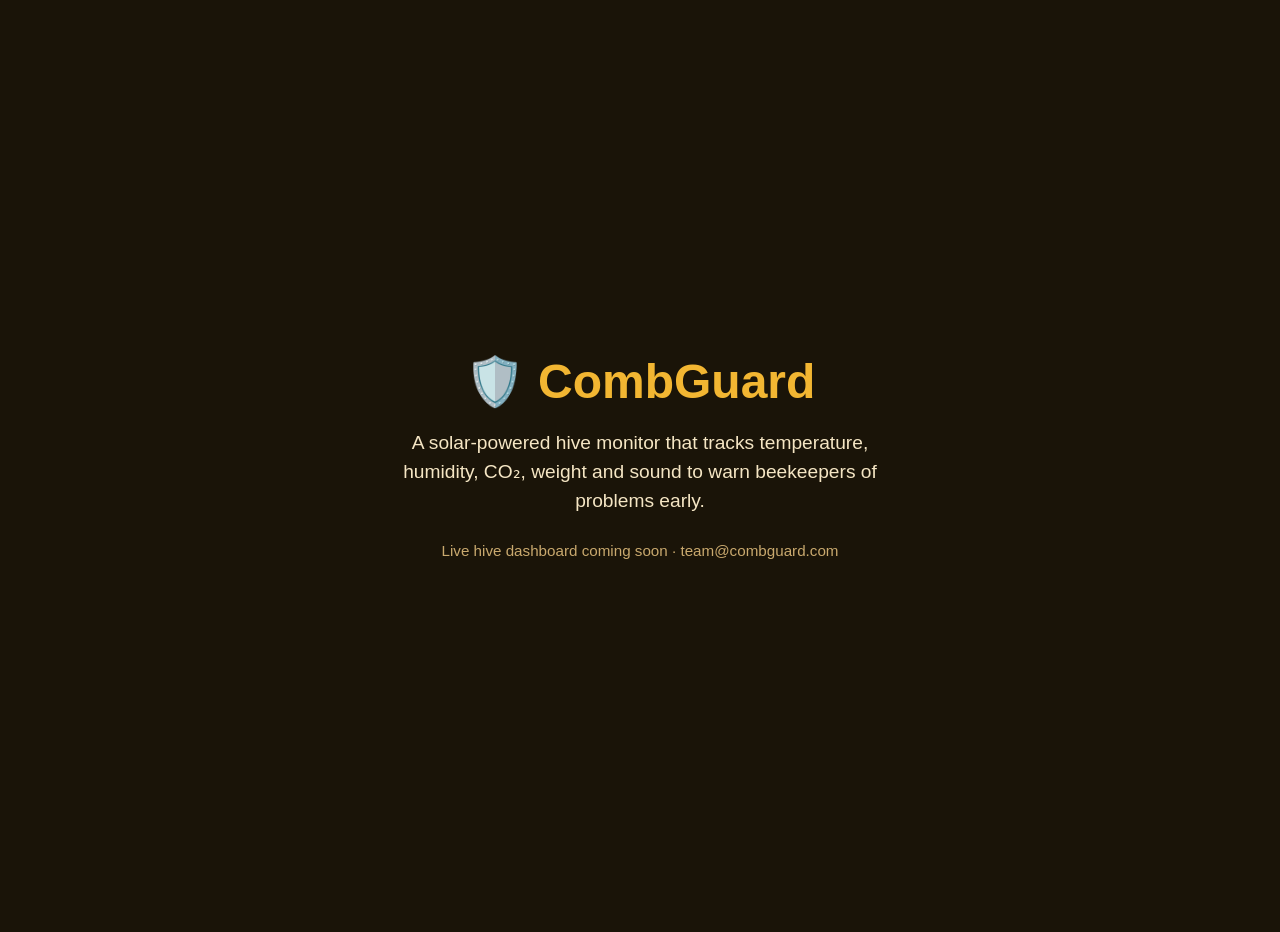
<file: Website/Index.html>
<!DOCTYPE html>
<html lang="en">
<head>
  <meta charset="UTF-8">
  <meta name="viewport" content="width=device-width, initial-scale=1">
  <title>CombGuard</title>
  <style>
    body { margin:0; min-height:100vh; display:flex; align-items:center; justify-content:center;
           font-family:Arial, sans-serif; background:#1a1408; color:#f5e6c4; text-align:center; padding:16px; }
    h1 { font-size:3rem; margin:0; color:#f2b632; }
    p  { font-size:1.2rem; max-width:520px; line-height:1.5; }
    .tag { color:#c9a96e; font-size:0.95rem; margin-top:24px; }
  </style>
</head>
<body>
  <div>
    <h1>🛡️ CombGuard</h1>
    <p>A solar-powered hive monitor that tracks temperature, humidity, CO₂, weight and sound to warn beekeepers of problems early.</p>
    <p class="tag">Live hive dashboard coming soon · team@combguard.com</p>
  </div>
</body>
</html>
</file>
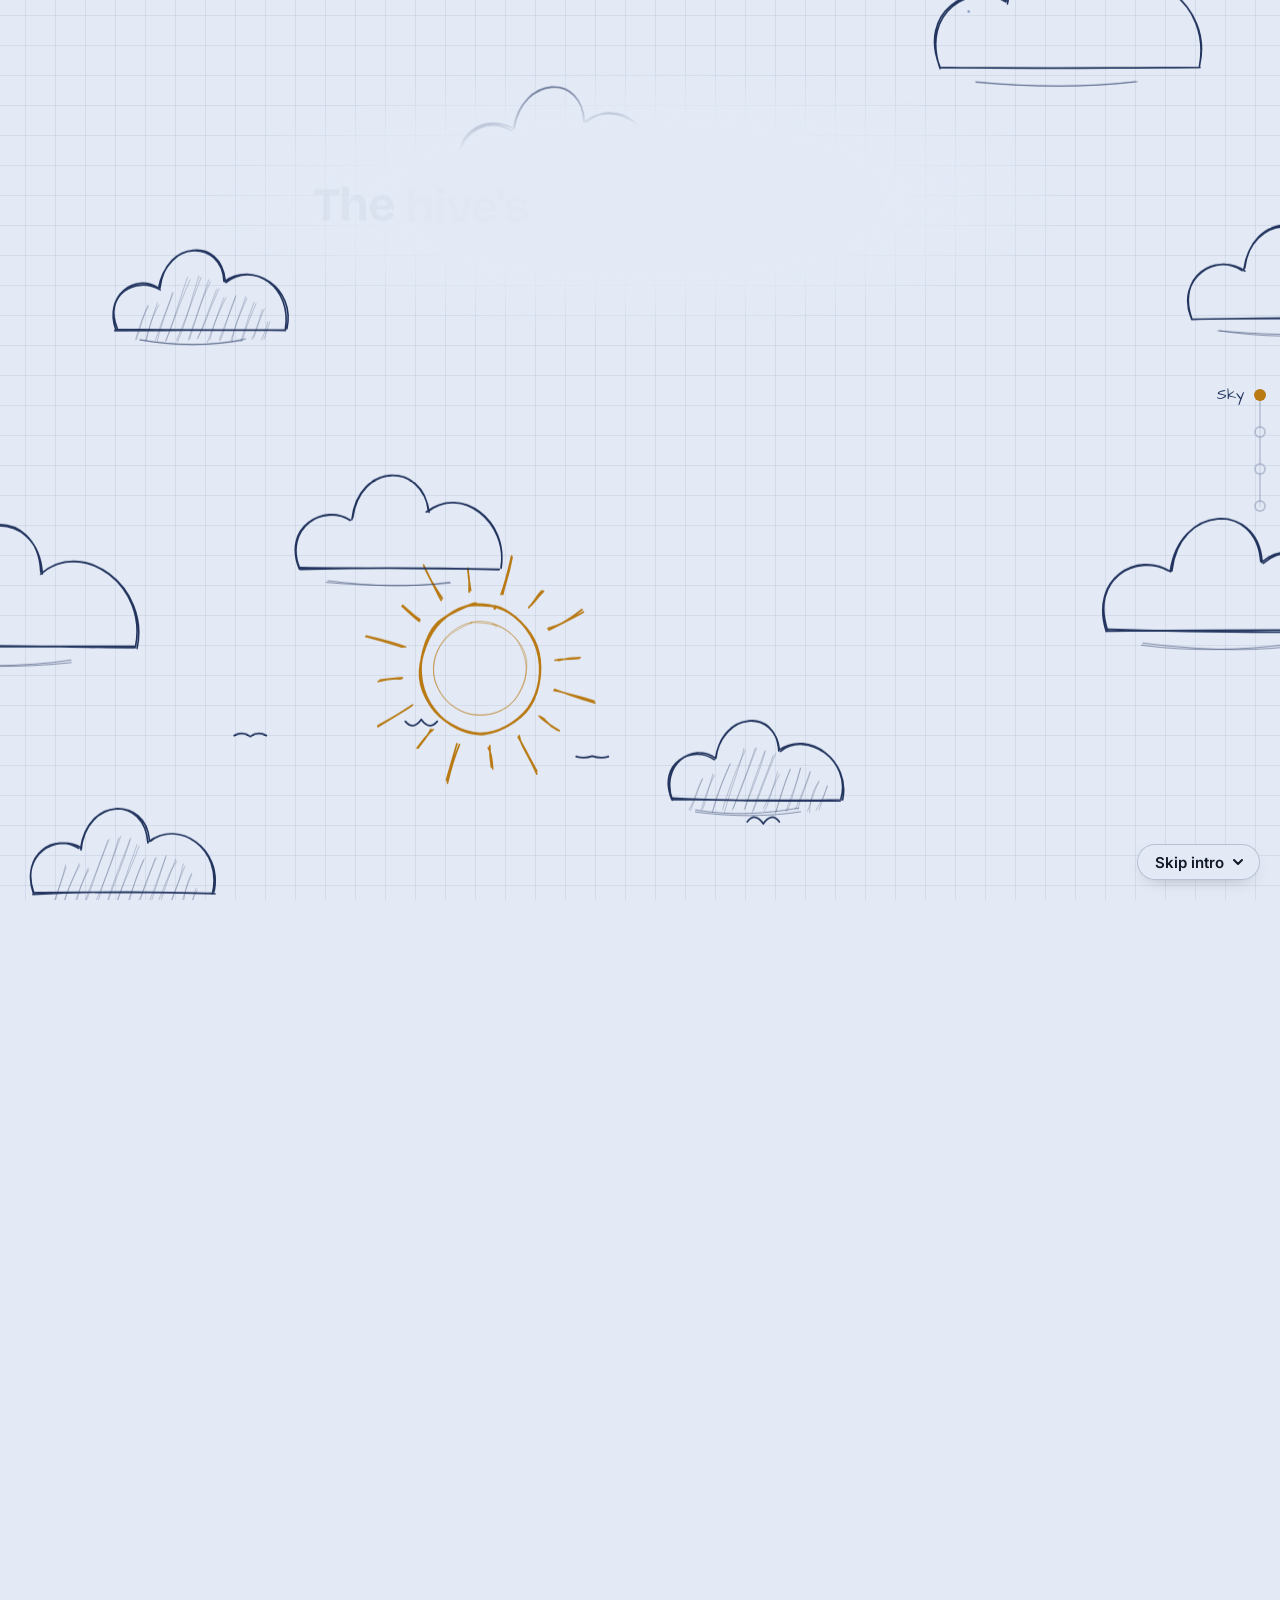
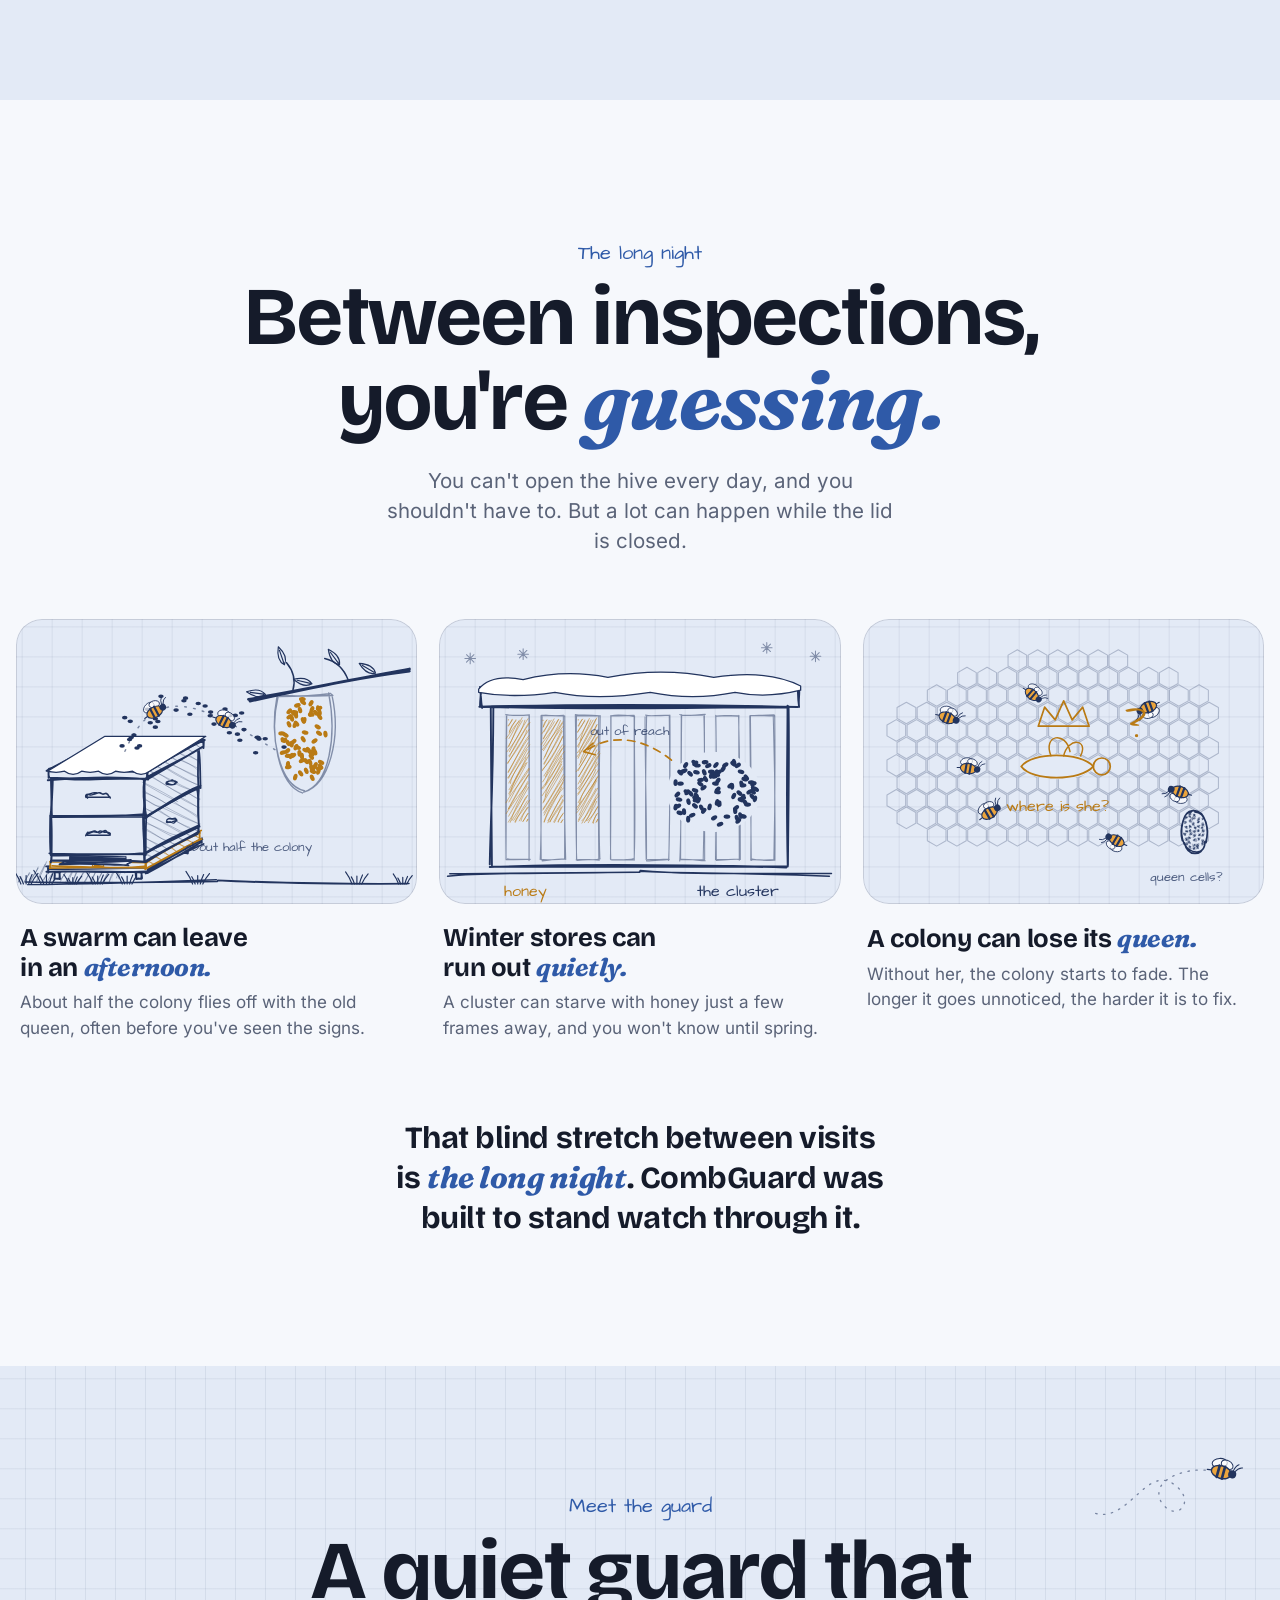
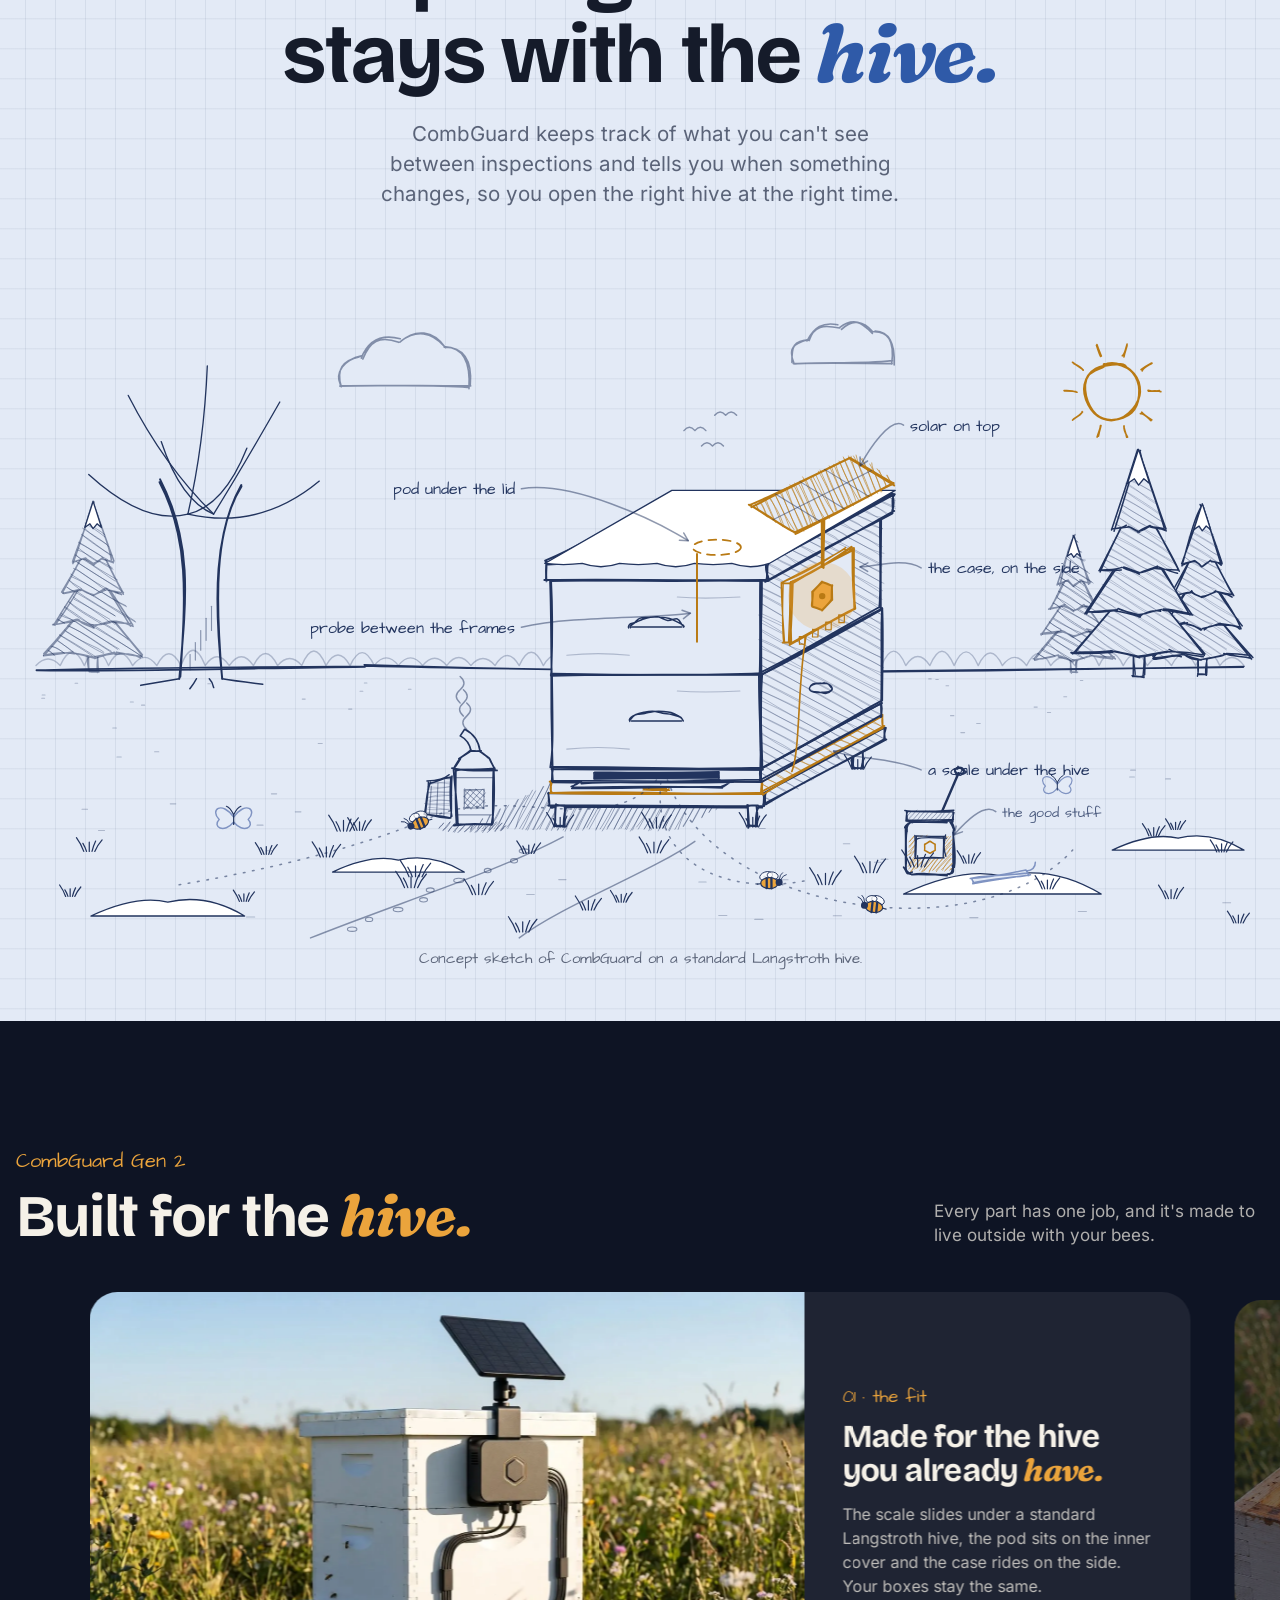
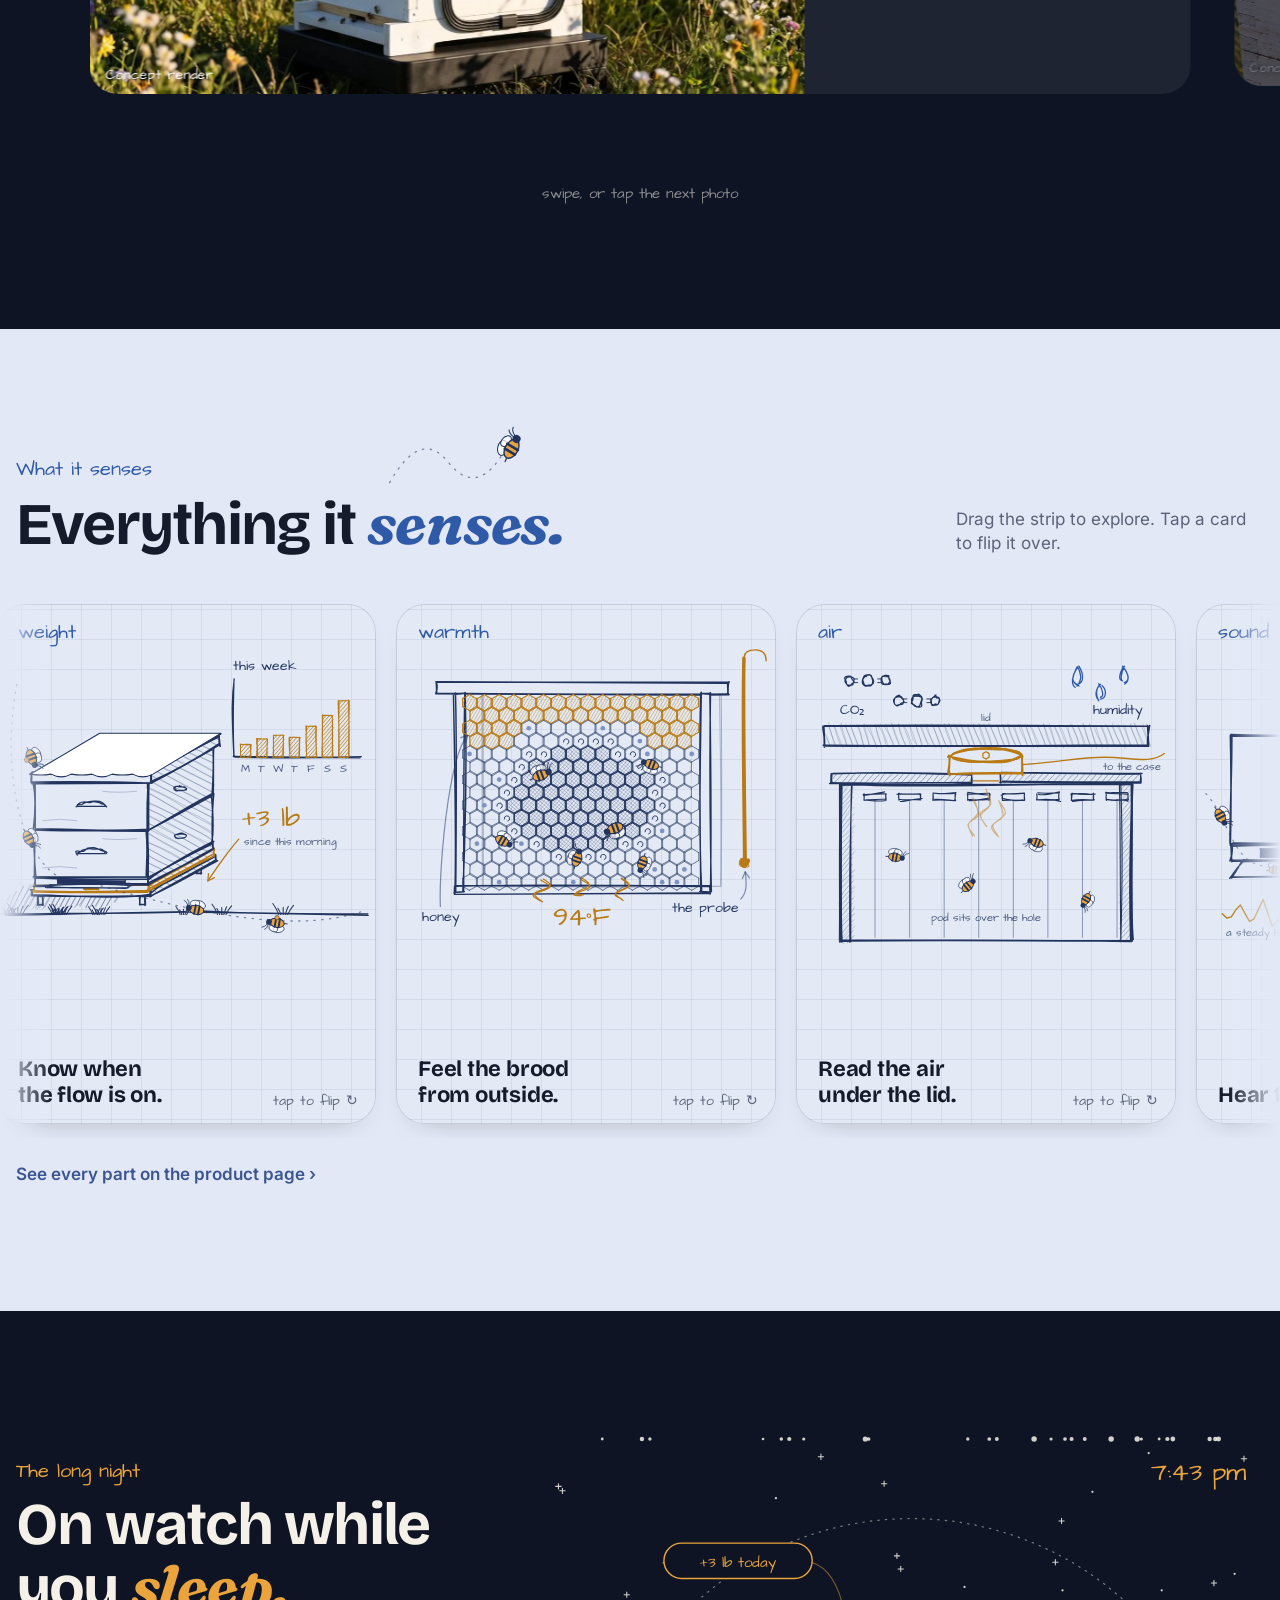
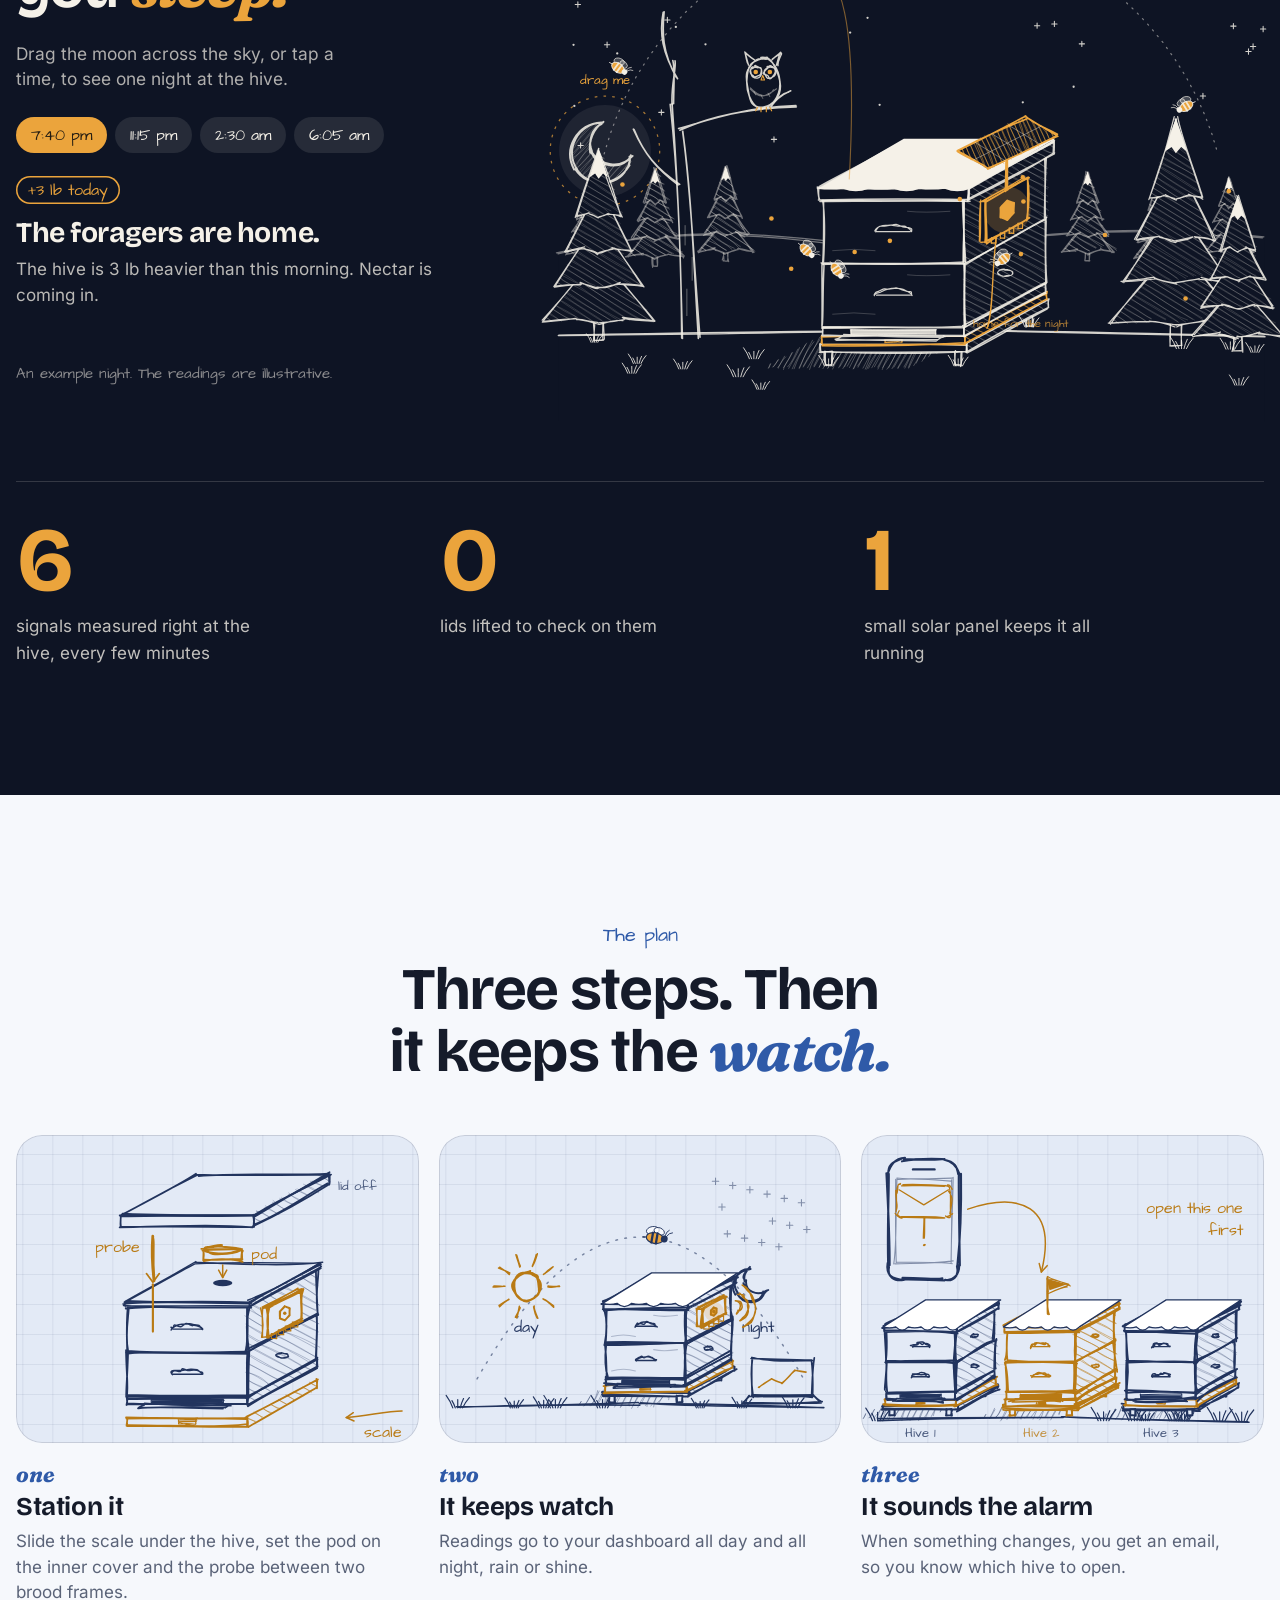
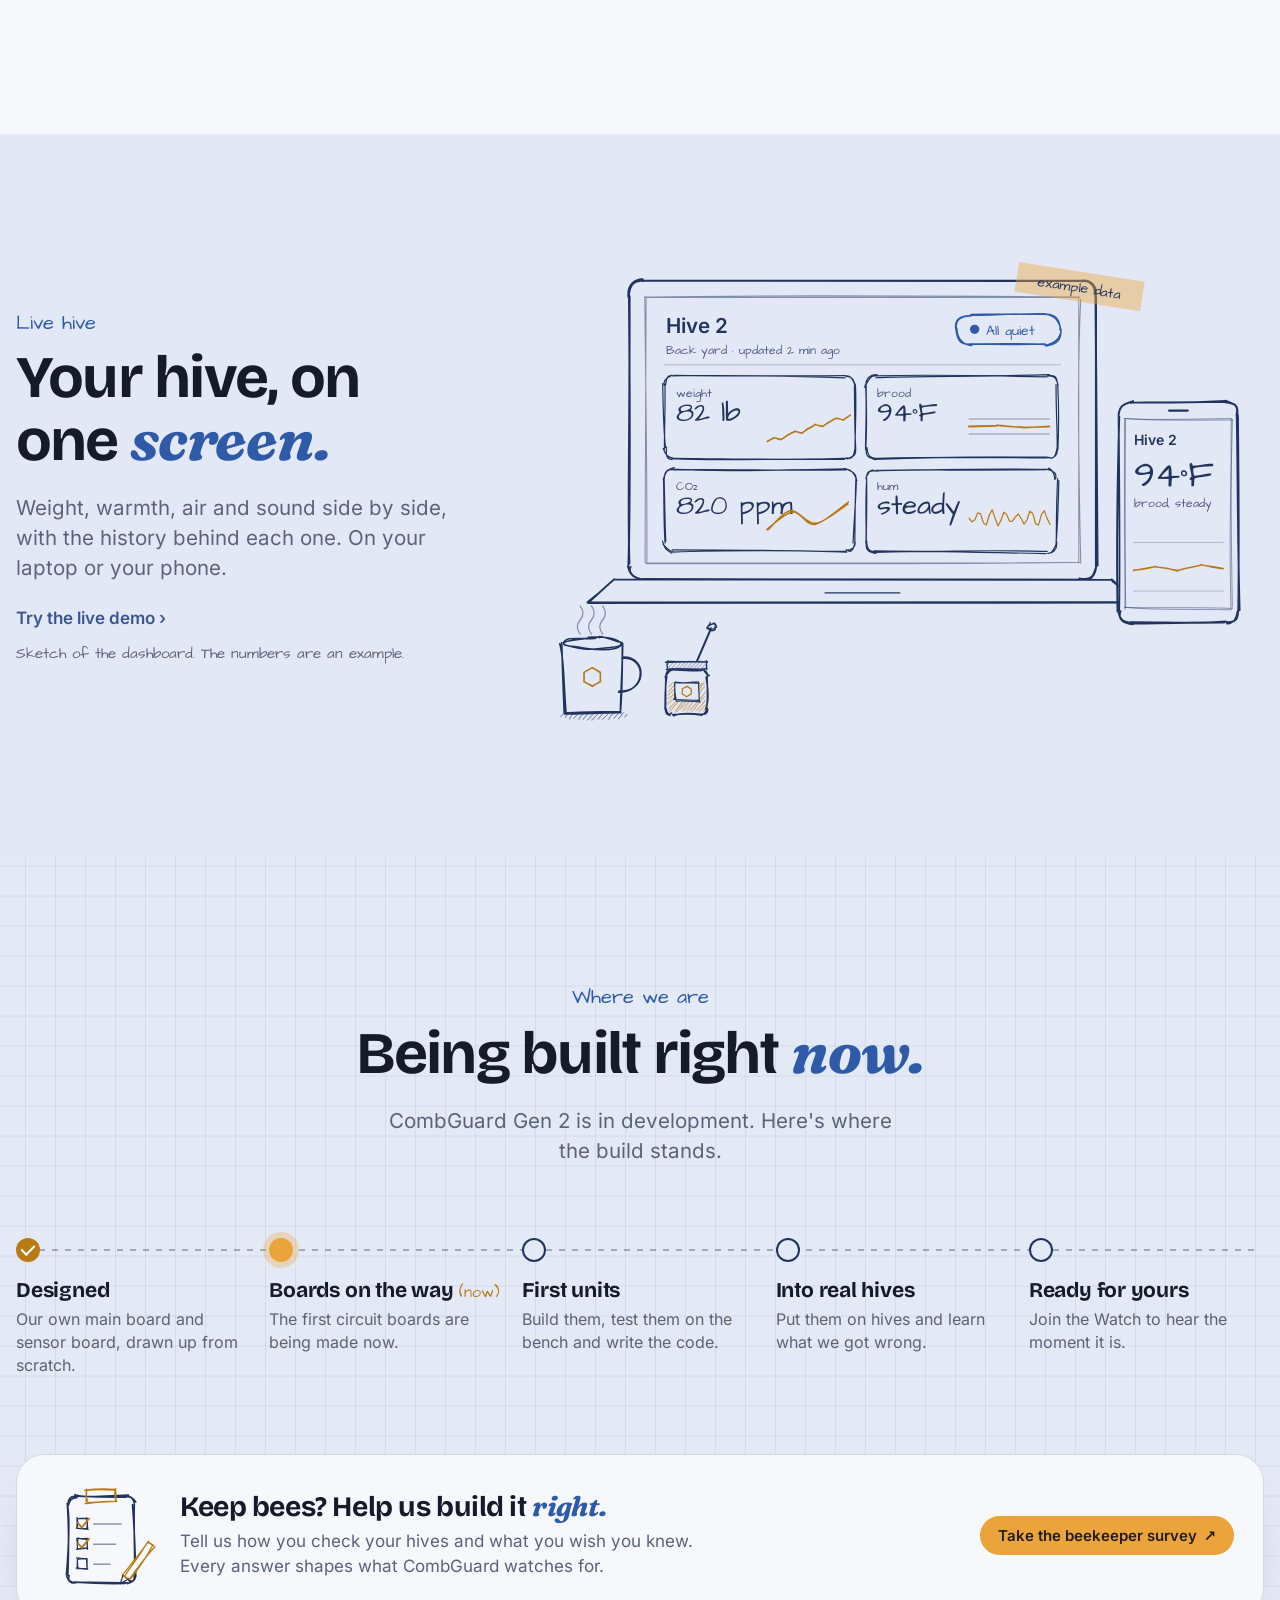
<file: Website/index.html>
<!doctype html>
<html lang="en" data-page="home">
<head>
<meta charset="utf-8">
<meta name="viewport" content="width=device-width, initial-scale=1, viewport-fit=cover">
<title>CombGuard · The hive's first line of defense</title>
<meta name="description" content="CombGuard keeps watch at the hive between inspections. It tracks weight, brood temperature, air and sound, and emails you when something changes.">
<meta name="theme-color" content="#FFFAF0">
<link rel="icon" href="assets/favicon.svg" type="image/svg+xml">
<link rel="icon" href="assets/favicon-32.png" sizes="32x32" type="image/png">
<link rel="apple-touch-icon" href="assets/apple-touch-icon.png">
<link rel="manifest" href="site.webmanifest">
<meta property="og:type" content="website">
<meta property="og:site_name" content="CombGuard">
<meta property="og:title" content="CombGuard · The hive's first line of defense">
<meta property="og:description" content="CombGuard keeps watch at the hive between inspections. It tracks weight, brood temperature, air and sound, and emails you when something changes.">
<link rel="canonical" href="https://combguard.com/">
<meta property="og:url" content="https://combguard.com/">
<meta property="og:image" content="https://combguard.com/assets/og-image.jpg">
<meta property="og:image:width" content="1200">
<meta property="og:image:height" content="630">
<meta property="og:image:alt" content="The CombGuard helm logo with the words: The hive's first line of defense.">
<meta name="twitter:card" content="summary_large_image">
<link rel="preload" href="assets/cg-700.woff2" as="font" type="font/woff2" crossorigin>
<link rel="preload" href="assets/inter-400.woff2" as="font" type="font/woff2" crossorigin>
<link rel="stylesheet" href="assets/cg.css?v=283596e3">
<script>/* set the season and motion settings before the page paints */(function(){var r=document.documentElement,m,c,f;r.classList.add('js');try{m=localStorage.getItem('cg-season-mode');c=localStorage.getItem('cg-calm');f=localStorage.getItem('cg-fx');}catch(e){}var d=new Date().getMonth(),s=m&&m!=='auto'?m:d>=2&&d<=4?'spring':d>=5&&d<=7?'summer':d>=8&&d<=10?'fall':'winter';r.setAttribute('data-season',s);if(c==='1'||(c==null&&window.matchMedia&&matchMedia('(prefers-reduced-motion: reduce)').matches))r.classList.add('calm');if(f==='0')r.classList.add('nofx');if(r.getAttribute('data-page')==='home'&&!location.hash)r.classList.add('in-scene');})();</script>
<script defer src="assets/rough.js?v=658d9ad6"></script>
<script defer src="assets/shell.js?v=cc87b306"></script>
<script defer src="assets/hero.js?v=bee43d47"></script>
<script defer src="assets/sketches.js?v=2d78f350"></script>
</head>
<body>
<svg class="helm-sprite" aria-hidden="true" focusable="false"><symbol id="helm" viewBox="190 30 644 964"><path fill="#24180C" d="M511 41 L493 63 L465 85 L445 95 L372 125 L336 146 L312 165 L298 179 L281 202 L271 221 L263 243 L256 274 L253 303 L253 341 L251 343 L237 345 L225 352 L217 364 L214 376 L215 458 L218 466 L227 478 L235 483 L246 486 L249 490 L260 572 L262 609 L260 652 L254 677 L245 696 L230 716 L207 737 L203 743 L202 752 L207 764 L218 778 L240 800 L258 815 L310 849 L392 891 L430 913 L469 943 L512 990 L532 965 L550 946 L585 918 L632 890 L709 851 L740 832 L780 802 L814 766 L820 753 L820 744 L815 736 L792 716 L778 697 L767 672 L762 647 L762 570 L773 491 L776 486 L785 484 L794 479 L801 472 L807 460 L808 374 L802 358 L796 351 L783 344 L771 343 L769 341 L765 277 L758 245 L749 219 L740 202 L726 182 L711 166 L687 147 L638 119 L578 95 L558 85 L540 72Z"/><path fill="#EBA43C" fill-rule="evenodd" d="M554 598 L538 624 L542 634 L554 653 L582 653 L597 628 L598 624 L582 598ZM441 598 L426 623 L426 627 L441 653 L470 653 L485 627 L483 620 L472 601 L469 598ZM611 563 L609 564 L597 585 L595 592 L608 615 L611 618 L636 618 L649 597 L652 589 L637 563ZM496 565 L482 590 L482 592 L495 613 L495 615 L500 618 L526 618 L541 592 L540 587 L525 563 L501 563ZM387 563 L382 569 L371 591 L384 615 L387 618 L412 618 L416 614 L429 590 L414 564 L412 563ZM664 529 L654 545 L649 557 L664 583 L688 583 L703 555 L688 529ZM554 529 L551 532 L538 555 L539 559 L554 583 L565 583 L566 584 L583 583 L598 557 L597 553 L585 532 L582 529ZM441 529 L426 554 L426 558 L441 583 L449 584 L470 583 L485 557 L481 547 L470 529ZM358 528 L334 529 L320 554 L320 558 L335 583 L343 584 L359 583 L374 556 L362 533ZM723 495 L714 495 L712 497 L700 520 L713 546 L715 543 L720 519ZM497 495 L482 521 L486 530 L498 549 L526 549 L541 523 L539 516 L526 495ZM300 495 L299 500 L309 546 L314 539 L322 523 L322 519 L311 498 L308 495ZM610 495 L595 520 L595 523 L608 546 L611 549 L637 549 L652 521 L637 495 L627 495 L626 494ZM386 495 L371 520 L371 523 L386 549 L413 549 L428 523 L428 520 L413 495 L403 495 L402 494ZM664 460 L652 480 L649 488 L663 514 L665 515 L688 515 L702 489 L702 485 L688 460ZM554 460 L547 470 L538 488 L553 514 L580 515 L587 508 L598 486 L585 463 L582 460ZM441 460 L426 485 L426 489 L441 515 L457 515 L458 514 L469 515 L485 488 L482 480 L470 460ZM334 460 L320 486 L320 489 L334 514 L336 515 L359 514 L374 487 L359 460ZM713 430 L700 452 L700 455 L712 479 L714 481 L724 481 L725 480 L725 432 L720 430ZM302 430 L297 432 L297 480 L298 481 L308 481 L321 458 L322 452 L310 430ZM611 426 L597 448 L595 454 L610 480 L637 480 L652 455 L652 452 L637 426ZM498 426 L488 441 L482 454 L497 480 L526 480 L541 454 L541 451 L526 426ZM386 426 L377 440 L371 454 L386 480 L413 480 L427 457 L428 452 L413 426ZM659 404 L650 420 L663 444 L665 446 L688 446 L701 424 L697 415 L694 412 L684 410 L681 408ZM363 403 L328 412 L322 421 L322 425 L333 445 L335 446 L358 446 L360 444 L373 420ZM602 394 L603 398 L612 412 L638 412 L645 401 L630 397ZM421 394 L399 396 L378 401 L385 412 L412 412ZM553 390 L538 417 L541 425 L554 446 L582 446 L588 438 L599 419 L599 417 L583 391ZM440 391 L425 417 L426 422 L441 446 L469 446 L486 417 L480 404 L472 390ZM769 360 L768 361 L768 466 L769 467 L779 467 L786 462 L790 455 L791 449 L791 378 L789 371 L782 363 L778 361ZM252 360 L244 361 L240 363 L235 368 L232 375 L232 453 L235 460 L244 467 L254 466 L254 362ZM511 65 L506 72 L489 89 L477 98 L457 109 L400 132 L360 152 L336 168 L312 190 L296 212 L288 228 L280 251 L274 283 L272 327 L277 326 L290 317 L290 303 L293 274 L299 248 L304 234 L311 220 L322 204 L341 185 L369 166 L395 153 L455 129 L457 127 L460 127 L478 119 L491 111 L494 113 L494 291 L492 293 L462 293 L461 294 L444 294 L443 295 L430 295 L420 297 L401 298 L344 308 L315 317 L296 326 L280 336 L267 350 L267 382 L269 383 L279 376 L306 363 L333 354 L363 347 L394 342 L424 339 L437 339 L438 338 L492 337 L494 339 L494 356 L492 358 L458 358 L457 359 L426 360 L365 368 L325 377 L303 384 L281 393 L268 401 L268 490 L283 578 L309 599 L368 639 L464 699 L487 712 L494 718 L494 908 L492 910 L469 891 L434 867 L398 846 L333 811 L300 791 L273 772 L251 752 L269 731 L277 719 L287 697 L290 684 L293 653 L292 632 L288 609 L282 594 L281 594 L280 651 L277 668 L272 685 L257 714 L244 730 L224 748 L224 751 L243 774 L262 791 L285 808 L337 839 L339 839 L352 847 L356 848 L416 880 L449 901 L481 927 L512 961 L529 940 L553 917 L567 906 L605 881 L700 831 L742 805 L775 778 L791 761 L799 749 L773 724 L763 711 L763 709 L755 696 L749 681 L742 645 L742 631 L741 630 L742 594 L741 594 L739 597 L733 618 L730 640 L730 663 L733 687 L738 704 L744 717 L760 739 L769 748 L769 750 L760 760 L742 776 L711 798 L589 867 L558 888 L531 910 L529 909 L529 718 L536 712 L559 699 L655 639 L711 601 L740 578 L741 566 L755 486 L755 401 L751 398 L730 388 L708 380 L658 368 L594 360 L564 359 L563 358 L531 358 L529 356 L529 339 L531 337 L586 338 L587 339 L620 341 L661 347 L686 353 L714 362 L742 375 L752 382 L754 382 L754 349 L744 338 L733 330 L712 319 L686 310 L655 303 L622 298 L580 295 L579 294 L531 293 L529 291 L529 113 L532 111 L556 124 L593 138 L638 158 L663 172 L682 186 L696 200 L705 212 L714 228 L720 243 L724 257 L728 280 L730 299 L730 316 L731 318 L741 323 L746 327 L748 326 L747 293 L743 265 L738 245 L727 217 L709 190 L687 169 L655 148 L618 130 L566 109 L544 97 L527 83ZM286 411 L316 399 L369 385 L420 377 L468 374 L469 373 L492 373 L494 375 L494 403 L500 412 L525 412 L529 406 L529 375 L531 373 L570 374 L619 379 L672 389 L713 401 L736 411 L739 414 L739 487 L724 567 L710 579 L663 612 L531 696 L529 694 L529 682 L540 663 L541 658 L525 632 L498 632 L482 659 L482 661 L494 681 L494 694 L492 696 L372 620 L299 568 L289 521 L283 484 L283 414Z"/></symbol></svg>
<a class="skip" href="#home-main">Skip to content</a>
<header class="nav" id="nav">
  <div class="nav-in">
    <a class="brand" href="#problem" aria-label="CombGuard home"><svg viewBox="0 0 644 964" aria-hidden="true" focusable="false"><use href="#helm"/></svg>CombGuard</a>
    <nav class="nav-links" aria-label="Pages">
      <a href="product.html" data-nav="product">Product</a>
      <a href="demo.html" data-nav="dashboard">Live hive<span class="demo-tag">demo</span></a>
      <a href="mission.html" data-nav="mission">Our mission</a>
      <a href="team.html" data-nav="team">Team</a>
      <a href="https://forms.gle/HvKqPn7JhiQj5WCf8" target="_blank" rel="noopener">Beekeeper survey <span aria-hidden="true">&#8599;</span></a>
    </nav>
    <div class="nav-r">
      <a class="cta" href="#join">Join the Watch</a>
      <button class="icon-btn" id="set-btn" type="button" aria-label="Settings" aria-expanded="false" aria-controls="settings"><svg viewBox="0 0 24 24" aria-hidden="true"><path d="M12 8.6a3.4 3.4 0 1 0 0 6.8 3.4 3.4 0 0 0 0-6.8Z" fill="none" stroke="currentColor" stroke-width="1.8"/><path d="M19.4 13.5a7.7 7.7 0 0 0 0-3l2-1.6-2-3.4-2.4 1a7.6 7.6 0 0 0-2.6-1.5L14 2.5h-4l-.4 2.5A7.6 7.6 0 0 0 7 6.5l-2.4-1-2 3.4 2 1.6a7.7 7.7 0 0 0 0 3l-2 1.6 2 3.4 2.4-1a7.6 7.6 0 0 0 2.6 1.5l.4 2.5h4l.4-2.5a7.6 7.6 0 0 0 2.6-1.5l2.4 1 2-3.4Z" fill="none" stroke="currentColor" stroke-width="1.8" stroke-linejoin="round"/></svg></button>
      <button class="icon-btn menu-btn" id="menu-btn" type="button" aria-label="Menu" aria-expanded="false" aria-controls="menu"><svg viewBox="0 0 24 24" aria-hidden="true"><path d="M4 7h16M4 12h16M4 17h16" stroke="currentColor" stroke-width="2" stroke-linecap="round"/></svg></button>
    </div>
  </div>
  <div class="panel settings" id="settings" hidden role="dialog" aria-label="Settings">
    <div class="panel-in">
      <p class="panel-t">Settings</p>
      <p class="set-l" id="season-l">Season colors</p>
      <div class="seg" role="radiogroup" aria-labelledby="season-l" id="season-seg">
        <button type="button" role="radio" data-s="auto" aria-checked="true"><i class="sw auto"></i>Auto</button>
        <button type="button" role="radio" data-s="spring" aria-checked="false"><i class="sw" style="background:#F8DCE3"></i>Spring</button>
        <button type="button" role="radio" data-s="summer" aria-checked="false"><i class="sw" style="background:#D3EFEA"></i>Summer</button>
        <button type="button" role="radio" data-s="fall" aria-checked="false"><i class="sw" style="background:#F6D6AE"></i>Fall</button>
        <button type="button" role="radio" data-s="winter" aria-checked="false"><i class="sw" style="background:#E3EAF6"></i>Winter</button>
      </div>
      <p class="set-hint" id="auto-hint">Auto follows today's date.</p>
      <label class="sw-row"><span><b>Season effects</b><small>Snow, petals, falling leaves and wind across the page</small></span><input type="checkbox" id="opt-fx" checked><i aria-hidden="true"></i></label>
      <label class="sw-row"><span><b>Reduce motion</b><small>Calmer scrolling and no drawing animations</small></span><input type="checkbox" id="opt-calm"><i aria-hidden="true"></i></label>
      <p class="set-hint">Saved on this device.</p>
    </div>
  </div>
  <div class="panel menu" id="menu" hidden>
    <div class="panel-in">
      <a href="#problem">Home</a><a href="product.html">Product</a><a href="demo.html">Live hive demo</a><a href="mission.html">Our mission</a><a href="team.html">Team</a>
      <a href="https://forms.gle/HvKqPn7JhiQj5WCf8" target="_blank" rel="noopener">Beekeeper survey &#8599;</a>
      <a class="cta" href="#join">Join the Watch</a>
    </div>
  </div>
</header>
<canvas id="pfx" aria-hidden="true"></canvas>

<div class="page" data-page="home" id="page-home">
<section class="hero" id="top" aria-label="The story of a hive and the guard that watches it">
  <h1 class="sr">CombGuard: a hive monitor that keeps watch between inspections</h1>
  <div class="stage" id="stage">
    <div class="layers" role="img" aria-label="A pencil drawing that sinks from the open sky, over the tree line and through a forest to a beehive in a clearing, fitted with CombGuard.">
      <svg class="lyr" id="L-far" aria-hidden="true"><defs></defs><g id="far"></g></svg>
      <svg class="lyr" id="L-mid" aria-hidden="true"><defs></defs><g id="mid"></g></svg>
      <svg class="lyr" id="L-near" aria-hidden="true"><defs></defs><g id="near"></g></svg>
    </div>
    <canvas id="fx" aria-hidden="true"></canvas>
    <div class="beat L" data-b="0"><h2>Out past the tree line, a colony is hard at <em>work.</em></h2></div>
    <div class="beat R" data-b="1"><h2>From first light, thousands of bees fly out for <em>nectar.</em></h2></div>
    <div class="beat L" data-b="2"><h2>Once the lid is closed, you can't see what's happening <em>inside.</em></h2></div>
    <div class="beat R" data-b="3"><h2>CombGuard keeps watch while you're <em>away.</em></h2></div>
    <div class="beat L" data-b="4"><svg class="hw" data-w="Air." aria-label="Air"></svg><p>Under the lid, a sensor pod measures CO&#8322; and humidity.</p></div>
    <div class="beat R" data-b="5"><svg class="hw" data-w="Sound." aria-label="Sound"></svg><p>The same pod listens to the colony's hum.</p></div>
    <div class="beat L" data-b="6"><svg class="hw" data-w="Warmth." aria-label="Warmth"></svg><p>A probe between the frames tracks the brood, which the bees keep near 94&deg;F.</p></div>
    <div class="beat R" data-b="7"><svg class="hw" data-w="Weight." aria-label="Weight"></svg><p>A scale under the hive shows the nectar flow, winter stores and swarms.</p></div>
    <div class="beat L" data-b="8"><h2>Measured day and night, right at the <em>hive.</em></h2></div>
    <div class="beat R" data-b="9"><h2>So you know which hive to open, and <em>when.</em></h2></div>
    <div class="beat settle" data-b="10">
      <div class="mark"><svg viewBox="0 0 644 964" aria-hidden="true" focusable="false"><use href="#helm"/></svg>CombGuard</div>
      <h2>The hive's first line of <em>defense.</em></h2>
      <div class="btns"><a class="cta" href="#problem">Meet CombGuard</a><a class="cta ghost" href="#join">Join the Watch</a></div>
      <div class="note">Concept sketch. Gen 2 is being built now.</div>
    </div>
    <nav class="rail" id="rail" aria-label="Story progress"><i id="rail-fill"></i>
      <button type="button" data-b="0"><span>Sky</span></button><button type="button" data-b="3"><span>Tree line</span></button><button type="button" data-b="5"><span>Forest</span></button><button type="button" data-b="10"><span>The hive</span></button>
    </nav>
    <div class="hint" id="hint">scroll<span></span></div>
    <a class="skip-intro" id="skip-intro" href="#problem">Skip intro<svg viewBox="0 0 16 16" aria-hidden="true"><path d="M4 6l4 4 4-4"/></svg></a>
  </div>
</section>

<main id="home-main">
<section class="sec" id="problem">
  <div class="wrap wide">
    <div class="center"><p class="kicker" data-rv>The long night</p><h2 class="big" data-words>Between inspections, you're <em>guessing.</em></h2>
      <p class="lede" data-rv>You can't open the hive every day, and you shouldn't have to. But a lot can happen while the lid is closed.</p></div>
    <div class="probs" data-stagger>
      <article class="prob" data-rv><div class="pmedia paper"><svg class="sk" data-art="pswarm" viewBox="0 0 360 250" role="img" aria-label="Sketch of a swarm leaving a hive and gathering on a branch"></svg></div><h3>A swarm can leave in an <em>afternoon.</em></h3><p>About half the colony flies off with the old queen, often before you've seen the signs.</p></article>
      <article class="prob" data-rv><div class="pmedia paper"><svg class="sk" data-art="pstores" viewBox="0 0 360 250" role="img" aria-label="Cutaway sketch of a hive in winter with the bee cluster on one side and honey out of reach on the other"></svg></div><h3>Winter stores can run out <em>quietly.</em></h3><p>A cluster can starve with honey just a few frames away, and you won't know until spring.</p></article>
      <article class="prob" data-rv><div class="pmedia paper"><svg class="sk" data-art="pqueen" viewBox="0 0 360 250" role="img" aria-label="Sketch of comb with a dashed outline where the queen should be"></svg></div><h3>A colony can lose its <em>queen.</em></h3><p>Without her, the colony starts to fade. The longer it goes unnoticed, the harder it is to fix.</p></article>
    </div>
    <p class="turn" data-rv>That blind stretch between visits is <b>the long night</b>. CombGuard was built to stand watch through it.</p>
  </div>
</section>

<section class="sec paper" id="meet">
  <div class="wrap center hhead">
    <p class="kicker" data-rv>Meet the guard</p>
    <h2 class="big" data-words>A quiet guard that stays with the <em>hive.</em></h2>
    <p class="lede" data-rv>CombGuard keeps track of what you can't see between inspections and tells you when something changes, so you open the right hive at the right time.</p>
    <div class="tlinks" data-rv><a href="product.html">Explore the product &rsaquo;</a><a href="#watch">Follow a night on watch &rsaquo;</a></div>
    <svg class="sk doodle d1" data-doodle="loop" viewBox="0 0 160 90" aria-hidden="true"></svg>
  </div>
  <div class="wrap xwide" data-rv>
    <div class="scene-scroll" id="intro-scroll"><svg class="sk scene" id="art-intro" viewBox="0 0 1100 580" role="img" aria-label="Pencil sketch of a beehive standing on its stand in a forest clearing, with CombGuard fitted: a scale under it, a pod under the lid, a probe between the frames, and the case with its solar panel on the side. A smoker, a honey jar and a hive tool sit on the grass, and bees fly between the hive and the flowers."></svg></div>
    <p class="caption">Concept sketch of CombGuard on a standard Langstroth hive.<span class="mob"> Drag to look around.</span></p>
  </div>
</section>

<section class="sec night" id="hardware" aria-roledescription="carousel" aria-label="CombGuard Gen 2 gallery">
  <div class="wrap wide sec-head">
    <div><p class="kicker" data-rv>CombGuard Gen 2</p><h2 class="mid" data-words>Built for the <em>hive.</em></h2></div>
    <p class="lede" data-rv>Every part has one job, and it's made to live outside with your bees.</p>
  </div>
  <div class="slider" id="slider" data-rv>
    <div class="sl-view" id="sl-view" tabindex="0" aria-label="Gallery. Swipe, tap the next photo, or use the arrow keys.">
      <div class="slides" id="slides">
        <figure class="slide cover" aria-roledescription="slide" aria-label="1 of 5">
          <div class="media"><img src="assets/r-hive.webp" srcset="assets/r-hive-800.webp 800w, assets/r-hive.webp 1600w" sizes="(max-width: 820px) 100vw, 1100px" width="1600" height="893" decoding="async" alt="Concept render of a white hive in a wildflower meadow on the black CombGuard scale, with the case and solar panel on its side" draggable="false"><span class="cr">Concept render</span></div>
          <figcaption class="txt"><span class="sn">01 &middot; the fit</span><h3>Made for the hive you already <em>have.</em></h3><p>The scale slides under a standard Langstroth hive, the pod sits on the inner cover and the case rides on the side. Your boxes stay the same.</p></figcaption>
        </figure>
        <figure class="slide cover" aria-roledescription="slide" aria-label="2 of 5">
          <div class="media"><img src="assets/r-podlid.webp" srcset="assets/r-podlid-800.webp 800w, assets/r-podlid.webp 1344w" sizes="(max-width: 820px) 100vw, 1100px" width="1344" height="752" decoding="async" alt="Concept render of the round black sensor pod sitting on a hive's inner cover with the lid off, bees walking around it" draggable="false" loading="lazy"><span class="cr">Concept render</span></div>
          <figcaption class="txt"><span class="sn">02 &middot; the pod</span><h3>It sits right under the <em>lid.</em></h3><p>The sensor pod rests on the inner cover over the hole, reading the air rising from the colony and listening to its hum.</p></figcaption>
        </figure>
        <figure class="slide cover" aria-roledescription="slide" aria-label="3 of 5">
          <div class="media"><img src="assets/r-scaleclose.webp" srcset="assets/r-scaleclose-800.webp 800w, assets/r-scaleclose.webp 1344w" sizes="(max-width: 820px) 100vw, 1100px" width="1344" height="752" decoding="async" alt="Concept render of the corner of a hive standing on the low black CombGuard scale in clover, bees at the entrance" draggable="false" loading="lazy"><span class="cr">Concept render</span></div>
          <figcaption class="txt"><span class="sn">03 &middot; the scale</span><h3>It weighs the whole <em>colony.</em></h3><p>A low plate with a load cell carries the hive. Bees, brood, comb and honey: every pound shows up.</p></figcaption>
        </figure>
        <figure class="slide" aria-roledescription="slide" aria-label="4 of 5">
          <div class="media"><img src="assets/r-ports.webp" srcset="assets/r-ports-800.webp 800w, assets/r-ports.webp 1600w" sizes="(max-width: 820px) 100vw, 1100px" width="1600" height="893" decoding="async" alt="Concept render of the case from the front, with four screw-lock cable plugs along the bottom" draggable="false" loading="lazy"><span class="cr">Concept render</span></div>
          <figcaption class="txt"><span class="sn">04 &middot; the plugs</span><h3>A sealed plug for every <em>cable.</em></h3><p>Screw-lock GX12 connectors keep the rain out, and let you swap a sensor in the yard without opening the case.</p></figcaption>
        </figure>
        <figure class="slide" aria-roledescription="slide" aria-label="5 of 5">
          <div class="media"><img src="assets/r-solar.webp" srcset="assets/r-solar-800.webp 800w, assets/r-solar.webp 1600w" sizes="(max-width: 820px) 100vw, 1100px" width="1600" height="893" decoding="async" alt="Concept render of the small black solar panel on its tilting mount" draggable="false" loading="lazy"><span class="cr">Concept render</span></div>
          <figcaption class="txt"><span class="sn">05 &middot; the power</span><h3>Runs on <em>sunlight.</em></h3><p>A small panel on top of the case charges the battery during the day, so there are no cords to run out to the yard.</p></figcaption>
        </figure>
      </div>
    </div>
    <div class="sl-ctrl"><div class="sl-pill"><span class="sl-lab" id="sl-lab">01 &middot; the fit</span><div class="sl-dots" id="sl-dots" role="group" aria-label="Choose a slide"></div></div><button class="sl-play" id="sl-play" type="button" aria-label="Pause the gallery"><svg viewBox="0 0 24 24" aria-hidden="true"><path class="i-pause" d="M7 5h3.5v14H7zM13.5 5H17v14h-3.5z"/><path class="i-play" d="M8 5.5v13l11-6.5z"/></svg></button></div>
    <p class="sl-hint">swipe, or tap the next photo</p>
  </div>
</section>

<section class="sec alt" id="senses" aria-label="What it senses">
  <div class="wrap wide sec-head hhead">
    <div><p class="kicker" data-rv>What it senses</p><h2 class="mid" data-words>Everything it <em>senses.</em></h2></div>
    <p class="lede" data-rv>Drag the strip to explore. Tap a card to flip it over.</p>
    <svg class="sk doodle d2" data-doodle="hop" viewBox="0 0 160 90" aria-hidden="true"></svg>
  </div>
  <div class="drift" id="drift" data-rv>
    <div class="drift-track" id="drift-track">
      <article class="fc" tabindex="0" role="button" aria-pressed="false" aria-label="Weight. Tap to flip for details."><div class="fc-in"><div class="fc-f paper"><span class="tag">weight</span><svg class="sk" data-art="weight" viewBox="0 0 400 320" aria-hidden="true"></svg><p class="fc-t">Know when the flow is on.</p><span class="flipme">tap to flip &#8635;</span></div><div class="fc-b"><span class="tag">weight</span><h3>Watch the colony <em>grow.</em></h3><p>Daily weight shows nectar coming in, stores going down through winter and the sudden drop of a swarm.</p><dl><div><dt>Sensor</dt><dd>Load cell under the hive, read by an HX711</dd></div><div><dt>Why it matters</dt><dd>A big drop in minutes can mean a swarm just left</dd></div></dl><span class="flipme">tap to flip back</span></div></div></article>
<article class="fc" tabindex="0" role="button" aria-pressed="false" aria-label="Warmth. Tap to flip for details."><div class="fc-in"><div class="fc-f paper"><span class="tag">warmth</span><svg class="sk" data-art="warmth" viewBox="0 0 400 320" aria-hidden="true"></svg><p class="fc-t">Feel the brood from outside.</p><span class="flipme">tap to flip &#8635;</span></div><div class="fc-b"><span class="tag">warmth</span><h3>A steady <em>94&deg;F.</em></h3><p>A thin probe between two brood frames tracks the brood nest, which a healthy colony keeps near 94&deg;F.</p><dl><div><dt>Sensor</dt><dd>Temperature probe between the frames</dd></div><div><dt>Why it matters</dt><dd>Brood that runs cold or swings around is worth a look</dd></div></dl><span class="flipme">tap to flip back</span></div></div></article>
<article class="fc" tabindex="0" role="button" aria-pressed="false" aria-label="Air. Tap to flip for details."><div class="fc-in"><div class="fc-f paper"><span class="tag">air</span><svg class="sk" data-art="air" viewBox="0 0 400 320" aria-hidden="true"></svg><p class="fc-t">Read the air under the lid.</p><span class="flipme">tap to flip &#8635;</span></div><div class="fc-b"><span class="tag">air</span><h3>Breath of the <em>colony.</em></h3><p>CO&#8322; and humidity rise and fall with the colony's work, its size and how well the hive is venting.</p><dl><div><dt>Sensors</dt><dd>Sensirion SCD41 for CO&#8322;, SHT45 for humidity</dd></div><div><dt>Where</dt><dd>In the pod, over the inner cover hole</dd></div></dl><span class="flipme">tap to flip back</span></div></div></article>
<article class="fc" tabindex="0" role="button" aria-pressed="false" aria-label="Sound. Tap to flip for details."><div class="fc-in"><div class="fc-f paper"><span class="tag">sound</span><svg class="sk" data-art="sound" viewBox="0 0 400 320" aria-hidden="true"></svg><p class="fc-t">Hear the hum.</p><span class="flipme">tap to flip &#8635;</span></div><div class="fc-b"><span class="tag">sound</span><h3>Listen <em>in.</em></h3><p>A small microphone in the pod listens to the colony between your visits. Changes in the hum can be an early hint that something is different.</p><dl><div><dt>Sensor</dt><dd>Knowles MEMS microphone</dd></div><div><dt>Where</dt><dd>Inside the pod, behind a breathable vent membrane</dd></div></dl><span class="flipme">tap to flip back</span></div></div></article>
<article class="fc" tabindex="0" role="button" aria-pressed="false" aria-label="Weather. Tap to flip for details."><div class="fc-in"><div class="fc-f paper"><span class="tag">weather</span><svg class="sk" data-art="weather" viewBox="0 0 400 320" aria-hidden="true"></svg><p class="fc-t">Know the weather at the hive.</p><span class="flipme">tap to flip &#8635;</span></div><div class="fc-b"><span class="tag">weather</span><h3>Inside vs. <em>out.</em></h3><p>A sensor tucked behind the vent on the case reads the open-air temperature and humidity, so you can compare the hive with the yard.</p><dl><div><dt>Sensor</dt><dd>Temperature and humidity, behind the case vent</dd></div><div><dt>Why it matters</dt><dd>Tells you how hard the bees are working to stay warm or cool</dd></div></dl><span class="flipme">tap to flip back</span></div></div></article>
<article class="fc" tabindex="0" role="button" aria-pressed="false" aria-label="Power. Tap to flip for details."><div class="fc-in"><div class="fc-f paper"><span class="tag">power</span><svg class="sk" data-art="power" viewBox="0 0 400 320" aria-hidden="true"></svg><p class="fc-t">Runs on sunlight.</p><span class="flipme">tap to flip &#8635;</span></div><div class="fc-b"><span class="tag">power</span><h3>No cords to the <em>yard.</em></h3><p>A small solar panel on top of the case charges the battery during the day, and the battery keeps it running all night.</p><dl><div><dt>Power</dt><dd>Small solar panel and rechargeable battery</dd></div><div><dt>Mount</dt><dd>Tilting bracket on top of the case</dd></div></dl><span class="flipme">tap to flip back</span></div></div></article>
<article class="fc" tabindex="0" role="button" aria-pressed="false" aria-label="Alerts. Tap to flip for details."><div class="fc-in"><div class="fc-f paper"><span class="tag">alerts</span><svg class="sk" data-art="alert" viewBox="0 0 400 320" aria-hidden="true"></svg><p class="fc-t">Hear about it when it matters.</p><span class="flipme">tap to flip &#8635;</span></div><div class="fc-b"><span class="tag">alerts</span><h3>It sounds the <em>alarm.</em></h3><p>When something changes, like a sudden weight drop, CombGuard sends you an email so you know which hive to open.</p><dl><div><dt>How</dt><dd>Email alerts</dd></div><div><dt>Example</dt><dd>Hive 2: weight dropped 4 lb in 10 minutes</dd></div></dl><span class="flipme">tap to flip back</span></div></div></article>
<article class="fc" aria-hidden="true" tabindex="-1"><div class="fc-in"><div class="fc-f paper"><span class="tag">weight</span><svg class="sk" data-art="weight" viewBox="0 0 400 320" aria-hidden="true"></svg><p class="fc-t">Know when the flow is on.</p><span class="flipme">tap to flip &#8635;</span></div><div class="fc-b"><span class="tag">weight</span><h3>Watch the colony <em>grow.</em></h3><p>Daily weight shows nectar coming in, stores going down through winter and the sudden drop of a swarm.</p><dl><div><dt>Sensor</dt><dd>Load cell under the hive, read by an HX711</dd></div><div><dt>Why it matters</dt><dd>A big drop in minutes can mean a swarm just left</dd></div></dl><span class="flipme">tap to flip back</span></div></div></article>
<article class="fc" aria-hidden="true" tabindex="-1"><div class="fc-in"><div class="fc-f paper"><span class="tag">warmth</span><svg class="sk" data-art="warmth" viewBox="0 0 400 320" aria-hidden="true"></svg><p class="fc-t">Feel the brood from outside.</p><span class="flipme">tap to flip &#8635;</span></div><div class="fc-b"><span class="tag">warmth</span><h3>A steady <em>94&deg;F.</em></h3><p>A thin probe between two brood frames tracks the brood nest, which a healthy colony keeps near 94&deg;F.</p><dl><div><dt>Sensor</dt><dd>Temperature probe between the frames</dd></div><div><dt>Why it matters</dt><dd>Brood that runs cold or swings around is worth a look</dd></div></dl><span class="flipme">tap to flip back</span></div></div></article>
<article class="fc" aria-hidden="true" tabindex="-1"><div class="fc-in"><div class="fc-f paper"><span class="tag">air</span><svg class="sk" data-art="air" viewBox="0 0 400 320" aria-hidden="true"></svg><p class="fc-t">Read the air under the lid.</p><span class="flipme">tap to flip &#8635;</span></div><div class="fc-b"><span class="tag">air</span><h3>Breath of the <em>colony.</em></h3><p>CO&#8322; and humidity rise and fall with the colony's work, its size and how well the hive is venting.</p><dl><div><dt>Sensors</dt><dd>Sensirion SCD41 for CO&#8322;, SHT45 for humidity</dd></div><div><dt>Where</dt><dd>In the pod, over the inner cover hole</dd></div></dl><span class="flipme">tap to flip back</span></div></div></article>
<article class="fc" aria-hidden="true" tabindex="-1"><div class="fc-in"><div class="fc-f paper"><span class="tag">sound</span><svg class="sk" data-art="sound" viewBox="0 0 400 320" aria-hidden="true"></svg><p class="fc-t">Hear the hum.</p><span class="flipme">tap to flip &#8635;</span></div><div class="fc-b"><span class="tag">sound</span><h3>Listen <em>in.</em></h3><p>A small microphone in the pod listens to the colony between your visits. Changes in the hum can be an early hint that something is different.</p><dl><div><dt>Sensor</dt><dd>Knowles MEMS microphone</dd></div><div><dt>Where</dt><dd>Inside the pod, behind a breathable vent membrane</dd></div></dl><span class="flipme">tap to flip back</span></div></div></article>
<article class="fc" aria-hidden="true" tabindex="-1"><div class="fc-in"><div class="fc-f paper"><span class="tag">weather</span><svg class="sk" data-art="weather" viewBox="0 0 400 320" aria-hidden="true"></svg><p class="fc-t">Know the weather at the hive.</p><span class="flipme">tap to flip &#8635;</span></div><div class="fc-b"><span class="tag">weather</span><h3>Inside vs. <em>out.</em></h3><p>A sensor tucked behind the vent on the case reads the open-air temperature and humidity, so you can compare the hive with the yard.</p><dl><div><dt>Sensor</dt><dd>Temperature and humidity, behind the case vent</dd></div><div><dt>Why it matters</dt><dd>Tells you how hard the bees are working to stay warm or cool</dd></div></dl><span class="flipme">tap to flip back</span></div></div></article>
<article class="fc" aria-hidden="true" tabindex="-1"><div class="fc-in"><div class="fc-f paper"><span class="tag">power</span><svg class="sk" data-art="power" viewBox="0 0 400 320" aria-hidden="true"></svg><p class="fc-t">Runs on sunlight.</p><span class="flipme">tap to flip &#8635;</span></div><div class="fc-b"><span class="tag">power</span><h3>No cords to the <em>yard.</em></h3><p>A small solar panel on top of the case charges the battery during the day, and the battery keeps it running all night.</p><dl><div><dt>Power</dt><dd>Small solar panel and rechargeable battery</dd></div><div><dt>Mount</dt><dd>Tilting bracket on top of the case</dd></div></dl><span class="flipme">tap to flip back</span></div></div></article>
<article class="fc" aria-hidden="true" tabindex="-1"><div class="fc-in"><div class="fc-f paper"><span class="tag">alerts</span><svg class="sk" data-art="alert" viewBox="0 0 400 320" aria-hidden="true"></svg><p class="fc-t">Hear about it when it matters.</p><span class="flipme">tap to flip &#8635;</span></div><div class="fc-b"><span class="tag">alerts</span><h3>It sounds the <em>alarm.</em></h3><p>When something changes, like a sudden weight drop, CombGuard sends you an email so you know which hive to open.</p><dl><div><dt>How</dt><dd>Email alerts</dd></div><div><dt>Example</dt><dd>Hive 2: weight dropped 4 lb in 10 minutes</dd></div></dl><span class="flipme">tap to flip back</span></div></div></article>
    </div>
  </div>
  <div class="wrap wide"><div class="tlinks" style="justify-content:flex-start" data-rv><a href="product.html">See every part on the product page &rsaquo;</a></div></div>
</section>

<section class="sec night watch" id="watch" aria-label="The long night">
  <div class="wrap wide watch-grid">
    <div class="watch-copy">
      <p class="kicker" data-rv>The long night</p>
      <h2 class="mid" data-words>On watch while you <em>sleep.</em></h2>
      <p class="lede" data-rv>Drag the moon across the sky, or tap a time, to see one night at the hive.</p>
      <div class="times" id="times" role="tablist" aria-label="Times of night">
        <button type="button" role="tab" data-t="0" aria-selected="true">7:40 pm</button><button type="button" role="tab" data-t="1" aria-selected="false">11:15 pm</button><button type="button" role="tab" data-t="2" aria-selected="false">2:30 am</button><button type="button" role="tab" data-t="3" aria-selected="false">6:05 am</button>
      </div>
      <div class="entry" id="entry" aria-live="polite">
        <p class="e-tag" id="e-tag">+3 lb today</p>
        <h3 id="e-h">The foragers are home.</h3>
        <p id="e-p">The hive is 3 lb heavier than this morning. Nectar is coming in.</p>
      </div>
      <p class="note">An example night. The readings are illustrative.</p>
    </div>
    <div class="watch-scene" data-rv>
      <svg class="sk" id="art-night" viewBox="0 0 800 640" role="img" aria-label="Night sketch of a hive in the forest under the moon and stars, with an owl on a branch and the CombGuard light glowing on the case. Drag the moon to change the time."></svg>
    </div>
  </div>
  <div class="wrap wide">
    <div class="tally" data-stagger>
      <div class="t1" data-rv><b data-count="6">6</b><span>signals measured right at the hive, every few minutes</span></div>
      <div class="t1" data-rv><b data-count="0">0</b><span>lids lifted to check on them</span></div>
      <div class="t1" data-rv><b data-count="1">1</b><span>small solar panel keeps it all running</span></div>
    </div>
  </div>
</section>

<section class="sec" id="how">
  <div class="wrap wide">
    <div class="center"><p class="kicker" data-rv>The plan</p><h2 class="mid" data-words>Three steps. Then it keeps the <em>watch.</em></h2></div>
    <div class="steps" data-stagger>
      <div class="step" data-rv><div class="smedia paper"><svg class="sk" data-art="station" viewBox="0 0 360 270" role="img" aria-label="Exploded sketch of a hive showing the scale sliding underneath, the pod going on the inner cover and the probe going between the frames"></svg></div><span class="n">one</span><h3>Station it</h3><p>Slide the scale under the hive, set the pod on the inner cover and the probe between two brood frames.</p></div>
      <div class="step" data-rv><div class="smedia paper"><svg class="sk" data-art="watchstep" viewBox="0 0 360 270" role="img" aria-label="Sketch of a hive under an arc running from the sun to the moon, sending readings over Wi-Fi to a laptop"></svg></div><span class="n">two</span><h3>It keeps watch</h3><p>Readings go to your dashboard all day and all night, rain or shine.</p></div>
      <div class="step" data-rv><div class="smedia paper"><svg class="sk" data-art="alarm" viewBox="0 0 360 270" role="img" aria-label="Sketch of a phone with an email alert pointing to the second of three hives"></svg></div><span class="n">three</span><h3>It sounds the alarm</h3><p>When something changes, you get an email, so you know which hive to open.</p></div>
    </div>
  </div>
</section>

<section class="sec alt" id="live">
  <div class="wrap wide live">
    <div><p class="kicker" data-rv>Live hive</p><h2 class="mid" data-words>Your hive, on one <em>screen.</em></h2><p class="lede" data-rv>Weight, warmth, air and sound side by side, with the history behind each one. On your laptop or your phone.</p><div class="tlinks" style="justify-content:flex-start" data-rv><a href="demo.html">Try the live demo &rsaquo;</a></div><p class="note" data-rv>Sketch of the dashboard. The numbers are an example.</p></div>
    <div data-rv><svg class="sk" id="art-live" viewBox="0 0 760 500" role="img" aria-label="Sketch of a laptop and phone showing the CombGuard dashboard for Hive 2, next to a mug of coffee and a honey jar"></svg></div>
  </div>
</section>

<section class="sec paper" id="progress">
  <div class="wrap wide">
    <div class="center"><p class="kicker" data-rv>Where we are</p><h2 class="mid" data-words>Being built right <em>now.</em></h2><p class="lede" data-rv>CombGuard Gen 2 is in development. Here's where the build stands.</p></div>
    <ol class="tl" data-stagger>
      <li class="done" data-rv><i></i><b>Designed</b><span>Our own main board and sensor board, drawn up from scratch.</span></li>
      <li class="now" data-rv><i></i><b>Boards on the way</b><span>The first circuit boards are being made now.</span></li>
      <li data-rv><i></i><b>First units</b><span>Build them, test them on the bench and write the code.</span></li>
      <li data-rv><i></i><b>Into real hives</b><span>Put them on hives and learn what we got wrong.</span></li>
      <li data-rv><i></i><b>Ready for yours</b><span>Join the Watch to hear the moment it is.</span></li>
    </ol>
    <div class="survey" data-rv>
      <svg class="sk" data-art="clip" viewBox="0 0 120 120" aria-hidden="true"></svg>
      <div><h3>Keep bees? Help us build it <em>right.</em></h3><p>Tell us how you check your hives and what you wish you knew. Every answer shapes what CombGuard watches for.</p></div>
      <a class="cta" href="https://forms.gle/HvKqPn7JhiQj5WCf8" target="_blank" rel="noopener">Take the beekeeper survey <span aria-hidden="true">&#8599;</span></a>
    </div>
  </div>
</section>

<section class="sec" id="faq">
  <div class="wrap">
    <div class="center"><p class="kicker" data-rv>Good questions</p><h2 class="mid" data-words>Questions beekeepers <em>ask.</em></h2></div>
    <div class="faq" data-rv>
      <details><summary>Does it replace inspections? <i>+</i></summary><p>No. It tells you which hive needs a visit and when. You still open the hive to check the queen, the brood and for mites.</p></details>
      <details><summary>Can it detect mites? <i>+</i></summary><p>No. Nothing in CombGuard counts varroa mites, so keep up your usual mite checks.</p></details>
      <details><summary>Will it bother the bees? <i>+</i></summary><p>It's built to stay out of their way. The pod sits on top of the inner cover, with its sensors behind a breathable vent membrane the bees can't seal over with propolis. The probe is a thin rod between two frames.</p></details>
      <details><summary>How does it connect? <i>+</i></summary><p>Gen 2 uses your Wi-Fi. A long-range radio version for out-yards without Wi-Fi is planned for Gen 3.</p></details>
      <details><summary>What will it cost? <i>+</i></summary><p>We're still building Gen 2, so there's no price yet. Join the Watch to hear first.</p></details>
      <details><summary>Is this what it looks like? <i>+</i></summary><p>The photos are concept renders and the drawings are concept sketches. The Gen 2 boards are being made now, and we'll share real photos once it's built.</p></details>
    </div>
  </div>
</section>

<section class="sec paper" id="join">
  <div class="wrap join-card hhead">
    <p class="kicker" data-rv>Stand with us</p>
    <h2 class="big" data-words>Join the <em>Watch.</em></h2>
    <p class="lede" style="margin-inline:auto" data-rv>Get build updates and first word when CombGuard is ready for your hives.</p>
    <form class="join-form" id="join-form" novalidate data-rv>
      <label for="join-email">Email address</label>
      <input id="join-email" type="email" placeholder="you@example.com" autocomplete="email" required>
      <button type="submit">Join the Watch</button>
    </form>
    <p class="join-done" id="join-done" hidden></p>
    <p class="join-alt" data-rv>Keep bees? <a href="https://forms.gle/HvKqPn7JhiQj5WCf8" target="_blank" rel="noopener">Take the beekeeper survey &#8599;</a></p>
    <svg class="sk doodle d3" data-doodle="loop" viewBox="0 0 160 90" aria-hidden="true"></svg>
  </div>
  <div class="wrap xwide"><svg class="sk scene" id="art-join" viewBox="0 0 1100 330" role="img" aria-label="Sketch of a hive at sunset with a lantern glowing on a post beside it and bees flying home"></svg></div>
</section>
</main>
</div>


<footer class="foot">
  <div class="wrap">
    <div class="foot-grid">
      <div><a class="brand" href="#problem"><svg viewBox="0 0 644 964" aria-hidden="true" focusable="false"><use href="#helm"/></svg>CombGuard</a><p>The hive's first line of defense.</p></div>
      <div><h4>Pages</h4><a href="#problem">Home</a><a href="product.html">Product</a><a href="demo.html">Live hive demo</a><a href="mission.html">Our mission</a><a href="team.html">Team</a></div>
      <div><h4>On the home page</h4><a href="#hardware">Hardware</a><a href="#senses">What it senses</a><a href="#watch">The long night</a><a href="#progress">Where we are</a></div>
      <div><h4>Get involved</h4><a href="#join">Join the Watch</a><a href="https://forms.gle/HvKqPn7JhiQj5WCf8" target="_blank" rel="noopener">Beekeeper survey &#8599;</a><a href="mailto:hello@combguard.com">hello@combguard.com</a><a href="dashboard.html">Dashboard sign-in</a></div>
    </div>
    <p class="fine">&copy; 2026 the CombGuard team. Product photos are concept renders and drawings are concept sketches. CombGuard Gen 2 is in development, and readings shown on this site are examples.</p>
  </div>
</footer>
</body>
</html>
</file>
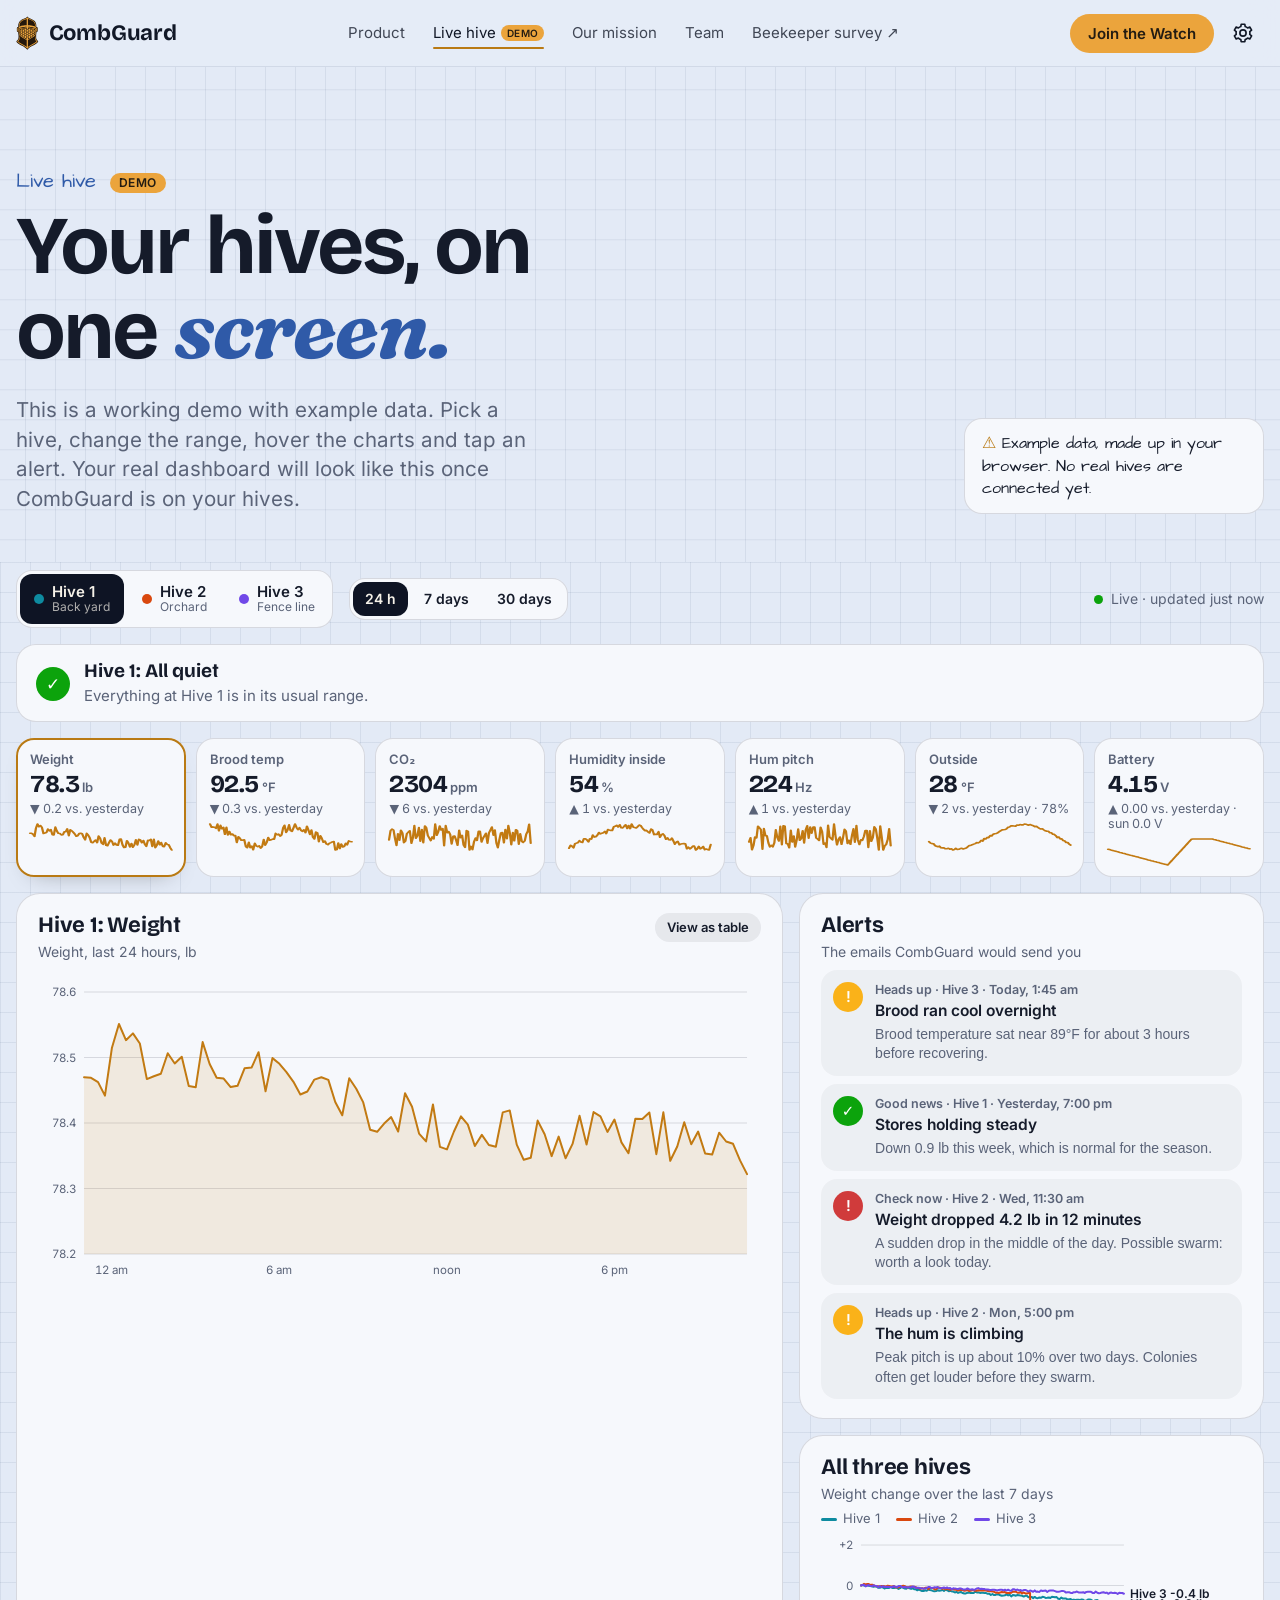
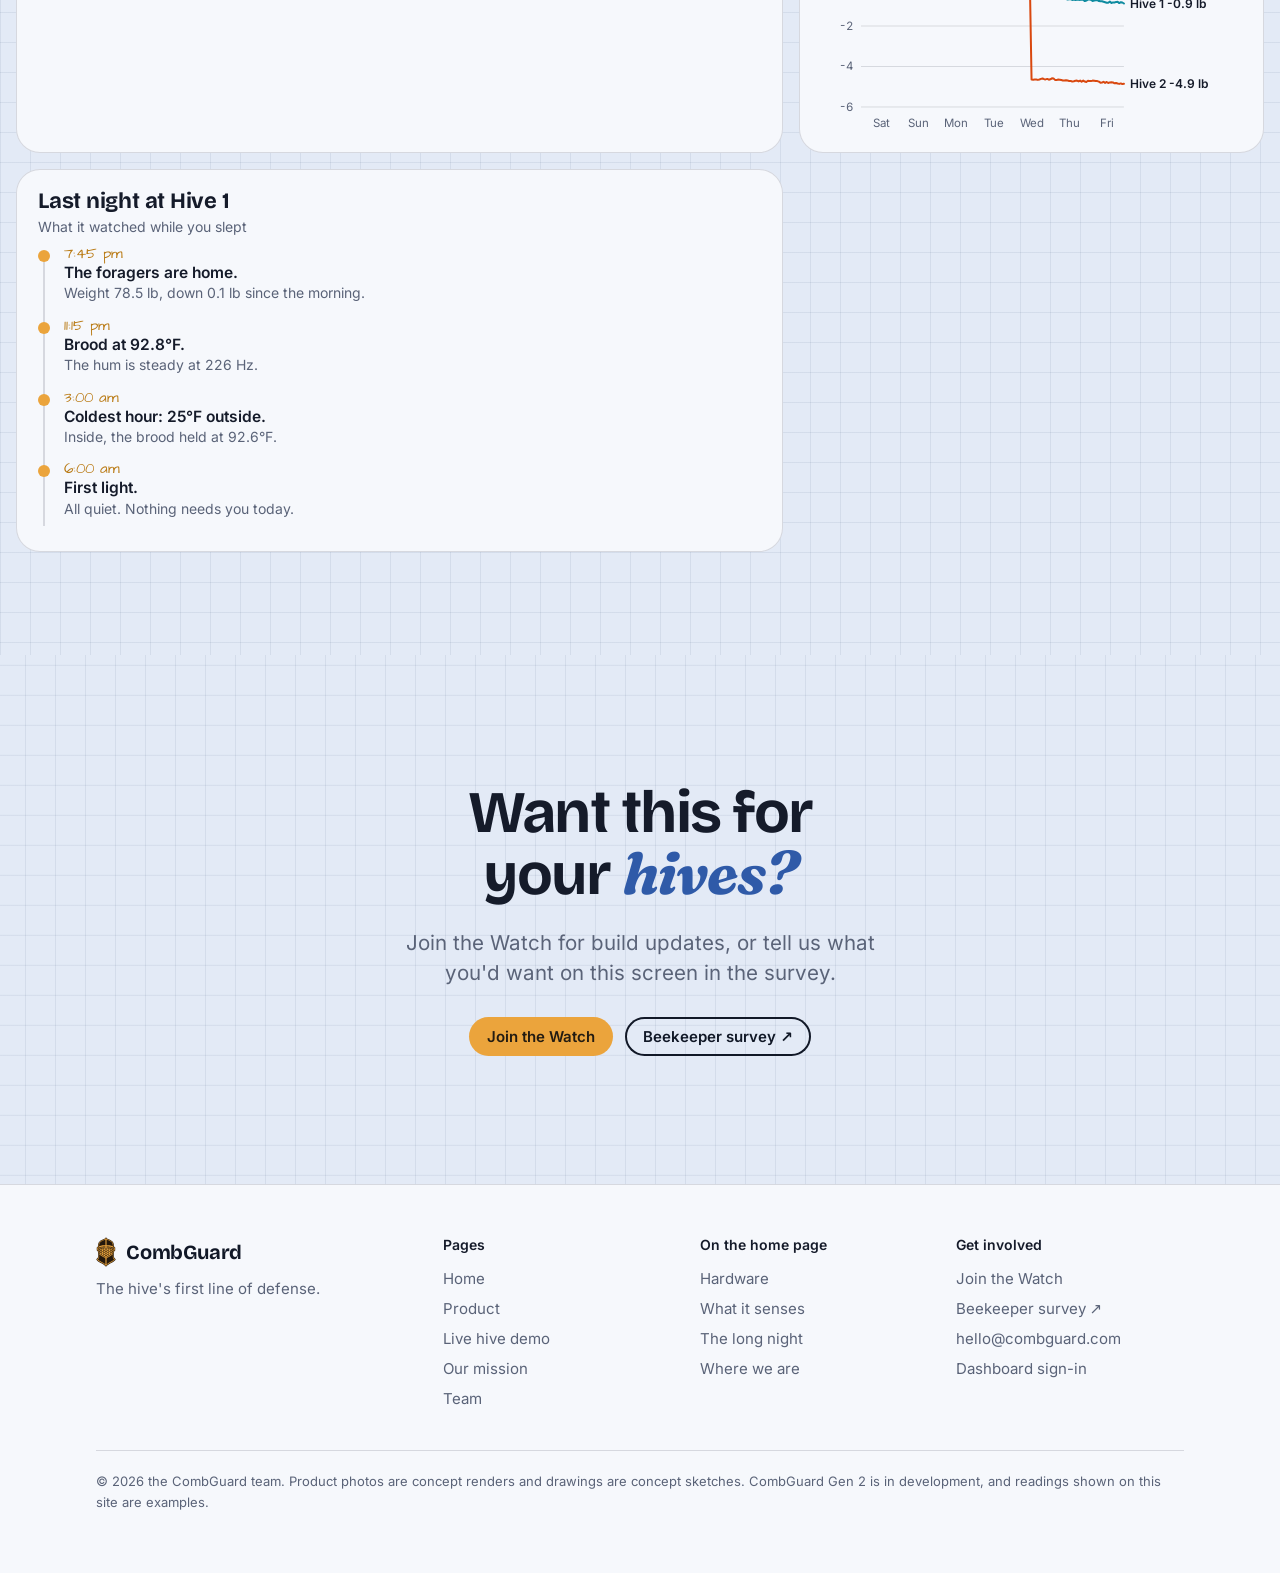
<file: Website/demo.html>
<!doctype html>
<html lang="en" data-page="dashboard">
<head>
<meta charset="utf-8">
<meta name="viewport" content="width=device-width, initial-scale=1, viewport-fit=cover">
<title>Live hive demo · CombGuard</title>
<meta name="description" content="Try the CombGuard dashboard with example data: three hives, their readings, alerts and a log of the night.">
<meta name="theme-color" content="#FFFAF0">
<link rel="icon" href="assets/favicon.svg" type="image/svg+xml">
<link rel="icon" href="assets/favicon-32.png" sizes="32x32" type="image/png">
<link rel="apple-touch-icon" href="assets/apple-touch-icon.png">
<link rel="manifest" href="site.webmanifest">
<meta property="og:type" content="website">
<meta property="og:site_name" content="CombGuard">
<meta property="og:title" content="Live hive demo · CombGuard">
<meta property="og:description" content="Try the CombGuard dashboard with example data: three hives, their readings, alerts and a log of the night.">
<link rel="canonical" href="https://combguard.com/demo">
<meta property="og:url" content="https://combguard.com/demo">
<meta property="og:image" content="https://combguard.com/assets/og-image.jpg">
<meta property="og:image:width" content="1200">
<meta property="og:image:height" content="630">
<meta property="og:image:alt" content="The CombGuard helm logo with the words: The hive's first line of defense.">
<meta name="twitter:card" content="summary_large_image">
<link rel="preload" href="assets/cg-700.woff2" as="font" type="font/woff2" crossorigin>
<link rel="preload" href="assets/inter-400.woff2" as="font" type="font/woff2" crossorigin>
<link rel="stylesheet" href="assets/cg.css?v=283596e3">
<script>/* set the season and motion settings before the page paints */(function(){var r=document.documentElement,m,c,f;r.classList.add('js');try{m=localStorage.getItem('cg-season-mode');c=localStorage.getItem('cg-calm');f=localStorage.getItem('cg-fx');}catch(e){}var d=new Date().getMonth(),s=m&&m!=='auto'?m:d>=2&&d<=4?'spring':d>=5&&d<=7?'summer':d>=8&&d<=10?'fall':'winter';r.setAttribute('data-season',s);if(c==='1'||(c==null&&window.matchMedia&&matchMedia('(prefers-reduced-motion: reduce)').matches))r.classList.add('calm');if(f==='0')r.classList.add('nofx');if(r.getAttribute('data-page')==='home'&&!location.hash)r.classList.add('in-scene');})();</script>
<script defer src="assets/shell.js?v=cc87b306"></script>
<script defer src="assets/dashboard.js?v=600924fd"></script>
</head>
<body>
<svg class="helm-sprite" aria-hidden="true" focusable="false"><symbol id="helm" viewBox="190 30 644 964"><path fill="#24180C" d="M511 41 L493 63 L465 85 L445 95 L372 125 L336 146 L312 165 L298 179 L281 202 L271 221 L263 243 L256 274 L253 303 L253 341 L251 343 L237 345 L225 352 L217 364 L214 376 L215 458 L218 466 L227 478 L235 483 L246 486 L249 490 L260 572 L262 609 L260 652 L254 677 L245 696 L230 716 L207 737 L203 743 L202 752 L207 764 L218 778 L240 800 L258 815 L310 849 L392 891 L430 913 L469 943 L512 990 L532 965 L550 946 L585 918 L632 890 L709 851 L740 832 L780 802 L814 766 L820 753 L820 744 L815 736 L792 716 L778 697 L767 672 L762 647 L762 570 L773 491 L776 486 L785 484 L794 479 L801 472 L807 460 L808 374 L802 358 L796 351 L783 344 L771 343 L769 341 L765 277 L758 245 L749 219 L740 202 L726 182 L711 166 L687 147 L638 119 L578 95 L558 85 L540 72Z"/><path fill="#EBA43C" fill-rule="evenodd" d="M554 598 L538 624 L542 634 L554 653 L582 653 L597 628 L598 624 L582 598ZM441 598 L426 623 L426 627 L441 653 L470 653 L485 627 L483 620 L472 601 L469 598ZM611 563 L609 564 L597 585 L595 592 L608 615 L611 618 L636 618 L649 597 L652 589 L637 563ZM496 565 L482 590 L482 592 L495 613 L495 615 L500 618 L526 618 L541 592 L540 587 L525 563 L501 563ZM387 563 L382 569 L371 591 L384 615 L387 618 L412 618 L416 614 L429 590 L414 564 L412 563ZM664 529 L654 545 L649 557 L664 583 L688 583 L703 555 L688 529ZM554 529 L551 532 L538 555 L539 559 L554 583 L565 583 L566 584 L583 583 L598 557 L597 553 L585 532 L582 529ZM441 529 L426 554 L426 558 L441 583 L449 584 L470 583 L485 557 L481 547 L470 529ZM358 528 L334 529 L320 554 L320 558 L335 583 L343 584 L359 583 L374 556 L362 533ZM723 495 L714 495 L712 497 L700 520 L713 546 L715 543 L720 519ZM497 495 L482 521 L486 530 L498 549 L526 549 L541 523 L539 516 L526 495ZM300 495 L299 500 L309 546 L314 539 L322 523 L322 519 L311 498 L308 495ZM610 495 L595 520 L595 523 L608 546 L611 549 L637 549 L652 521 L637 495 L627 495 L626 494ZM386 495 L371 520 L371 523 L386 549 L413 549 L428 523 L428 520 L413 495 L403 495 L402 494ZM664 460 L652 480 L649 488 L663 514 L665 515 L688 515 L702 489 L702 485 L688 460ZM554 460 L547 470 L538 488 L553 514 L580 515 L587 508 L598 486 L585 463 L582 460ZM441 460 L426 485 L426 489 L441 515 L457 515 L458 514 L469 515 L485 488 L482 480 L470 460ZM334 460 L320 486 L320 489 L334 514 L336 515 L359 514 L374 487 L359 460ZM713 430 L700 452 L700 455 L712 479 L714 481 L724 481 L725 480 L725 432 L720 430ZM302 430 L297 432 L297 480 L298 481 L308 481 L321 458 L322 452 L310 430ZM611 426 L597 448 L595 454 L610 480 L637 480 L652 455 L652 452 L637 426ZM498 426 L488 441 L482 454 L497 480 L526 480 L541 454 L541 451 L526 426ZM386 426 L377 440 L371 454 L386 480 L413 480 L427 457 L428 452 L413 426ZM659 404 L650 420 L663 444 L665 446 L688 446 L701 424 L697 415 L694 412 L684 410 L681 408ZM363 403 L328 412 L322 421 L322 425 L333 445 L335 446 L358 446 L360 444 L373 420ZM602 394 L603 398 L612 412 L638 412 L645 401 L630 397ZM421 394 L399 396 L378 401 L385 412 L412 412ZM553 390 L538 417 L541 425 L554 446 L582 446 L588 438 L599 419 L599 417 L583 391ZM440 391 L425 417 L426 422 L441 446 L469 446 L486 417 L480 404 L472 390ZM769 360 L768 361 L768 466 L769 467 L779 467 L786 462 L790 455 L791 449 L791 378 L789 371 L782 363 L778 361ZM252 360 L244 361 L240 363 L235 368 L232 375 L232 453 L235 460 L244 467 L254 466 L254 362ZM511 65 L506 72 L489 89 L477 98 L457 109 L400 132 L360 152 L336 168 L312 190 L296 212 L288 228 L280 251 L274 283 L272 327 L277 326 L290 317 L290 303 L293 274 L299 248 L304 234 L311 220 L322 204 L341 185 L369 166 L395 153 L455 129 L457 127 L460 127 L478 119 L491 111 L494 113 L494 291 L492 293 L462 293 L461 294 L444 294 L443 295 L430 295 L420 297 L401 298 L344 308 L315 317 L296 326 L280 336 L267 350 L267 382 L269 383 L279 376 L306 363 L333 354 L363 347 L394 342 L424 339 L437 339 L438 338 L492 337 L494 339 L494 356 L492 358 L458 358 L457 359 L426 360 L365 368 L325 377 L303 384 L281 393 L268 401 L268 490 L283 578 L309 599 L368 639 L464 699 L487 712 L494 718 L494 908 L492 910 L469 891 L434 867 L398 846 L333 811 L300 791 L273 772 L251 752 L269 731 L277 719 L287 697 L290 684 L293 653 L292 632 L288 609 L282 594 L281 594 L280 651 L277 668 L272 685 L257 714 L244 730 L224 748 L224 751 L243 774 L262 791 L285 808 L337 839 L339 839 L352 847 L356 848 L416 880 L449 901 L481 927 L512 961 L529 940 L553 917 L567 906 L605 881 L700 831 L742 805 L775 778 L791 761 L799 749 L773 724 L763 711 L763 709 L755 696 L749 681 L742 645 L742 631 L741 630 L742 594 L741 594 L739 597 L733 618 L730 640 L730 663 L733 687 L738 704 L744 717 L760 739 L769 748 L769 750 L760 760 L742 776 L711 798 L589 867 L558 888 L531 910 L529 909 L529 718 L536 712 L559 699 L655 639 L711 601 L740 578 L741 566 L755 486 L755 401 L751 398 L730 388 L708 380 L658 368 L594 360 L564 359 L563 358 L531 358 L529 356 L529 339 L531 337 L586 338 L587 339 L620 341 L661 347 L686 353 L714 362 L742 375 L752 382 L754 382 L754 349 L744 338 L733 330 L712 319 L686 310 L655 303 L622 298 L580 295 L579 294 L531 293 L529 291 L529 113 L532 111 L556 124 L593 138 L638 158 L663 172 L682 186 L696 200 L705 212 L714 228 L720 243 L724 257 L728 280 L730 299 L730 316 L731 318 L741 323 L746 327 L748 326 L747 293 L743 265 L738 245 L727 217 L709 190 L687 169 L655 148 L618 130 L566 109 L544 97 L527 83ZM286 411 L316 399 L369 385 L420 377 L468 374 L469 373 L492 373 L494 375 L494 403 L500 412 L525 412 L529 406 L529 375 L531 373 L570 374 L619 379 L672 389 L713 401 L736 411 L739 414 L739 487 L724 567 L710 579 L663 612 L531 696 L529 694 L529 682 L540 663 L541 658 L525 632 L498 632 L482 659 L482 661 L494 681 L494 694 L492 696 L372 620 L299 568 L289 521 L283 484 L283 414Z"/></symbol></svg>
<a class="skip" href="#main">Skip to content</a>
<header class="nav" id="nav">
  <div class="nav-in">
    <a class="brand" href="index.html#problem" aria-label="CombGuard home"><svg viewBox="0 0 644 964" aria-hidden="true" focusable="false"><use href="#helm"/></svg>CombGuard</a>
    <nav class="nav-links" aria-label="Pages">
      <a href="product.html" data-nav="product">Product</a>
      <a href="demo.html" data-nav="dashboard">Live hive<span class="demo-tag">demo</span></a>
      <a href="mission.html" data-nav="mission">Our mission</a>
      <a href="team.html" data-nav="team">Team</a>
      <a href="https://forms.gle/HvKqPn7JhiQj5WCf8" target="_blank" rel="noopener">Beekeeper survey <span aria-hidden="true">&#8599;</span></a>
    </nav>
    <div class="nav-r">
      <a class="cta" href="index.html#join">Join the Watch</a>
      <button class="icon-btn" id="set-btn" type="button" aria-label="Settings" aria-expanded="false" aria-controls="settings"><svg viewBox="0 0 24 24" aria-hidden="true"><path d="M12 8.6a3.4 3.4 0 1 0 0 6.8 3.4 3.4 0 0 0 0-6.8Z" fill="none" stroke="currentColor" stroke-width="1.8"/><path d="M19.4 13.5a7.7 7.7 0 0 0 0-3l2-1.6-2-3.4-2.4 1a7.6 7.6 0 0 0-2.6-1.5L14 2.5h-4l-.4 2.5A7.6 7.6 0 0 0 7 6.5l-2.4-1-2 3.4 2 1.6a7.7 7.7 0 0 0 0 3l-2 1.6 2 3.4 2.4-1a7.6 7.6 0 0 0 2.6 1.5l.4 2.5h4l.4-2.5a7.6 7.6 0 0 0 2.6-1.5l2.4 1 2-3.4Z" fill="none" stroke="currentColor" stroke-width="1.8" stroke-linejoin="round"/></svg></button>
      <button class="icon-btn menu-btn" id="menu-btn" type="button" aria-label="Menu" aria-expanded="false" aria-controls="menu"><svg viewBox="0 0 24 24" aria-hidden="true"><path d="M4 7h16M4 12h16M4 17h16" stroke="currentColor" stroke-width="2" stroke-linecap="round"/></svg></button>
    </div>
  </div>
  <div class="panel settings" id="settings" hidden role="dialog" aria-label="Settings">
    <div class="panel-in">
      <p class="panel-t">Settings</p>
      <p class="set-l" id="season-l">Season colors</p>
      <div class="seg" role="radiogroup" aria-labelledby="season-l" id="season-seg">
        <button type="button" role="radio" data-s="auto" aria-checked="true"><i class="sw auto"></i>Auto</button>
        <button type="button" role="radio" data-s="spring" aria-checked="false"><i class="sw" style="background:#F8DCE3"></i>Spring</button>
        <button type="button" role="radio" data-s="summer" aria-checked="false"><i class="sw" style="background:#D3EFEA"></i>Summer</button>
        <button type="button" role="radio" data-s="fall" aria-checked="false"><i class="sw" style="background:#F6D6AE"></i>Fall</button>
        <button type="button" role="radio" data-s="winter" aria-checked="false"><i class="sw" style="background:#E3EAF6"></i>Winter</button>
      </div>
      <p class="set-hint" id="auto-hint">Auto follows today's date.</p>
      <label class="sw-row"><span><b>Season effects</b><small>Snow, petals, falling leaves and wind across the page</small></span><input type="checkbox" id="opt-fx" checked><i aria-hidden="true"></i></label>
      <label class="sw-row"><span><b>Reduce motion</b><small>Calmer scrolling and no drawing animations</small></span><input type="checkbox" id="opt-calm"><i aria-hidden="true"></i></label>
      <p class="set-hint">Saved on this device.</p>
    </div>
  </div>
  <div class="panel menu" id="menu" hidden>
    <div class="panel-in">
      <a href="index.html#problem">Home</a><a href="product.html">Product</a><a href="demo.html">Live hive demo</a><a href="mission.html">Our mission</a><a href="team.html">Team</a>
      <a href="https://forms.gle/HvKqPn7JhiQj5WCf8" target="_blank" rel="noopener">Beekeeper survey &#8599;</a>
      <a class="cta" href="index.html#join">Join the Watch</a>
    </div>
  </div>
</header>
<canvas id="pfx" aria-hidden="true"></canvas>

<div class="page" data-page="dashboard" id="page-dashboard">
<main id="main">
<section class="sec paper d-hero">
  <div class="wrap wide">
    <div class="d-hero-in">
      <div>
        <p class="kicker" data-rv>Live hive <span class="demo-tag">demo</span></p>
        <h1 class="big" data-words>Your hives, on one <em>screen.</em></h1>
        <p class="lede" data-rv>This is a working demo with example data. Pick a hive, change the range, hover the charts and tap an alert. Your real dashboard will look like this once CombGuard is on your hives.</p>
      </div>
      <p class="d-note" data-rv><span aria-hidden="true">&#9888;</span> Example data, made up in your browser. No real hives are connected yet.</p>
    </div>
  </div>
</section>

<section class="dash" id="dash" aria-label="Live hive dashboard demo">
  <div class="wrap wide">
    <div class="d-bar">
      <div class="d-seg" id="d-hives" role="radiogroup" aria-label="Choose a hive"></div>
      <div class="d-seg small" id="d-range" role="radiogroup" aria-label="Time range">
        <button type="button" role="radio" data-r="1" aria-checked="true">24 h</button><button type="button" role="radio" data-r="7" aria-checked="false">7 days</button><button type="button" role="radio" data-r="30" aria-checked="false">30 days</button>
      </div>
      <p class="d-live"><i aria-hidden="true"></i><span id="d-upd">Live &middot; updated just now</span></p>
    </div>

    <div class="d-status" id="d-status" role="status"></div>

    <div class="d-tiles" id="d-tiles" role="group" aria-label="Readings. Pick one to chart it."></div>

    <div class="d-grid">
      <div class="d-card d-main">
        <div class="d-card-h">
          <div><h2 id="d-ch-title">Weight</h2><p id="d-ch-sub" class="d-sub"></p></div>
          <button type="button" class="d-tbl-btn" id="d-tbl-btn" aria-pressed="false">View as table</button>
        </div>
        <div class="d-legend" id="d-legend"></div>
        <div class="d-chart" id="d-chart"></div>
        <div class="d-table" id="d-table" hidden></div>
      </div>
      <div class="d-card d-alerts">
        <div class="d-card-h"><div><h2>Alerts</h2><p class="d-sub">The emails CombGuard would send you</p></div></div>
        <ul class="d-alert-list" id="d-alerts"></ul>
      </div>
      <div class="d-card d-compare">
        <div class="d-card-h"><div><h2>All three hives</h2><p class="d-sub">Weight change over the last 7 days</p></div></div>
        <div class="d-legend" id="d-cmp-legend"></div>
        <div class="d-chart small" id="d-cmp"></div>
      </div>
      <div class="d-card d-night">
        <div class="d-card-h"><div><h2>Last night at <span id="d-night-h">Hive 1</span></h2><p class="d-sub">What it watched while you slept</p></div></div>
        <ol class="d-log" id="d-log"></ol>
      </div>
    </div>
  </div>
</section>

<section class="sec paper cta-band">
  <div class="wrap center"><h2 class="mid" data-words>Want this for your <em>hives?</em></h2><p class="lede" data-rv>Join the Watch for build updates, or tell us what you'd want on this screen in the survey.</p>
    <div class="btn-row" data-rv><a class="cta" href="index.html#join">Join the Watch</a><a class="cta ghost" href="https://forms.gle/HvKqPn7JhiQj5WCf8" target="_blank" rel="noopener">Beekeeper survey &#8599;</a></div></div>
</section>
</main>
</div>


<footer class="foot">
  <div class="wrap">
    <div class="foot-grid">
      <div><a class="brand" href="index.html#problem"><svg viewBox="0 0 644 964" aria-hidden="true" focusable="false"><use href="#helm"/></svg>CombGuard</a><p>The hive's first line of defense.</p></div>
      <div><h4>Pages</h4><a href="index.html#problem">Home</a><a href="product.html">Product</a><a href="demo.html">Live hive demo</a><a href="mission.html">Our mission</a><a href="team.html">Team</a></div>
      <div><h4>On the home page</h4><a href="index.html#hardware">Hardware</a><a href="index.html#senses">What it senses</a><a href="index.html#watch">The long night</a><a href="index.html#progress">Where we are</a></div>
      <div><h4>Get involved</h4><a href="index.html#join">Join the Watch</a><a href="https://forms.gle/HvKqPn7JhiQj5WCf8" target="_blank" rel="noopener">Beekeeper survey &#8599;</a><a href="mailto:hello@combguard.com">hello@combguard.com</a><a href="dashboard.html">Dashboard sign-in</a></div>
    </div>
    <p class="fine">&copy; 2026 the CombGuard team. Product photos are concept renders and drawings are concept sketches. CombGuard Gen 2 is in development, and readings shown on this site are examples.</p>
  </div>
</footer>
</body>
</html>
</file>
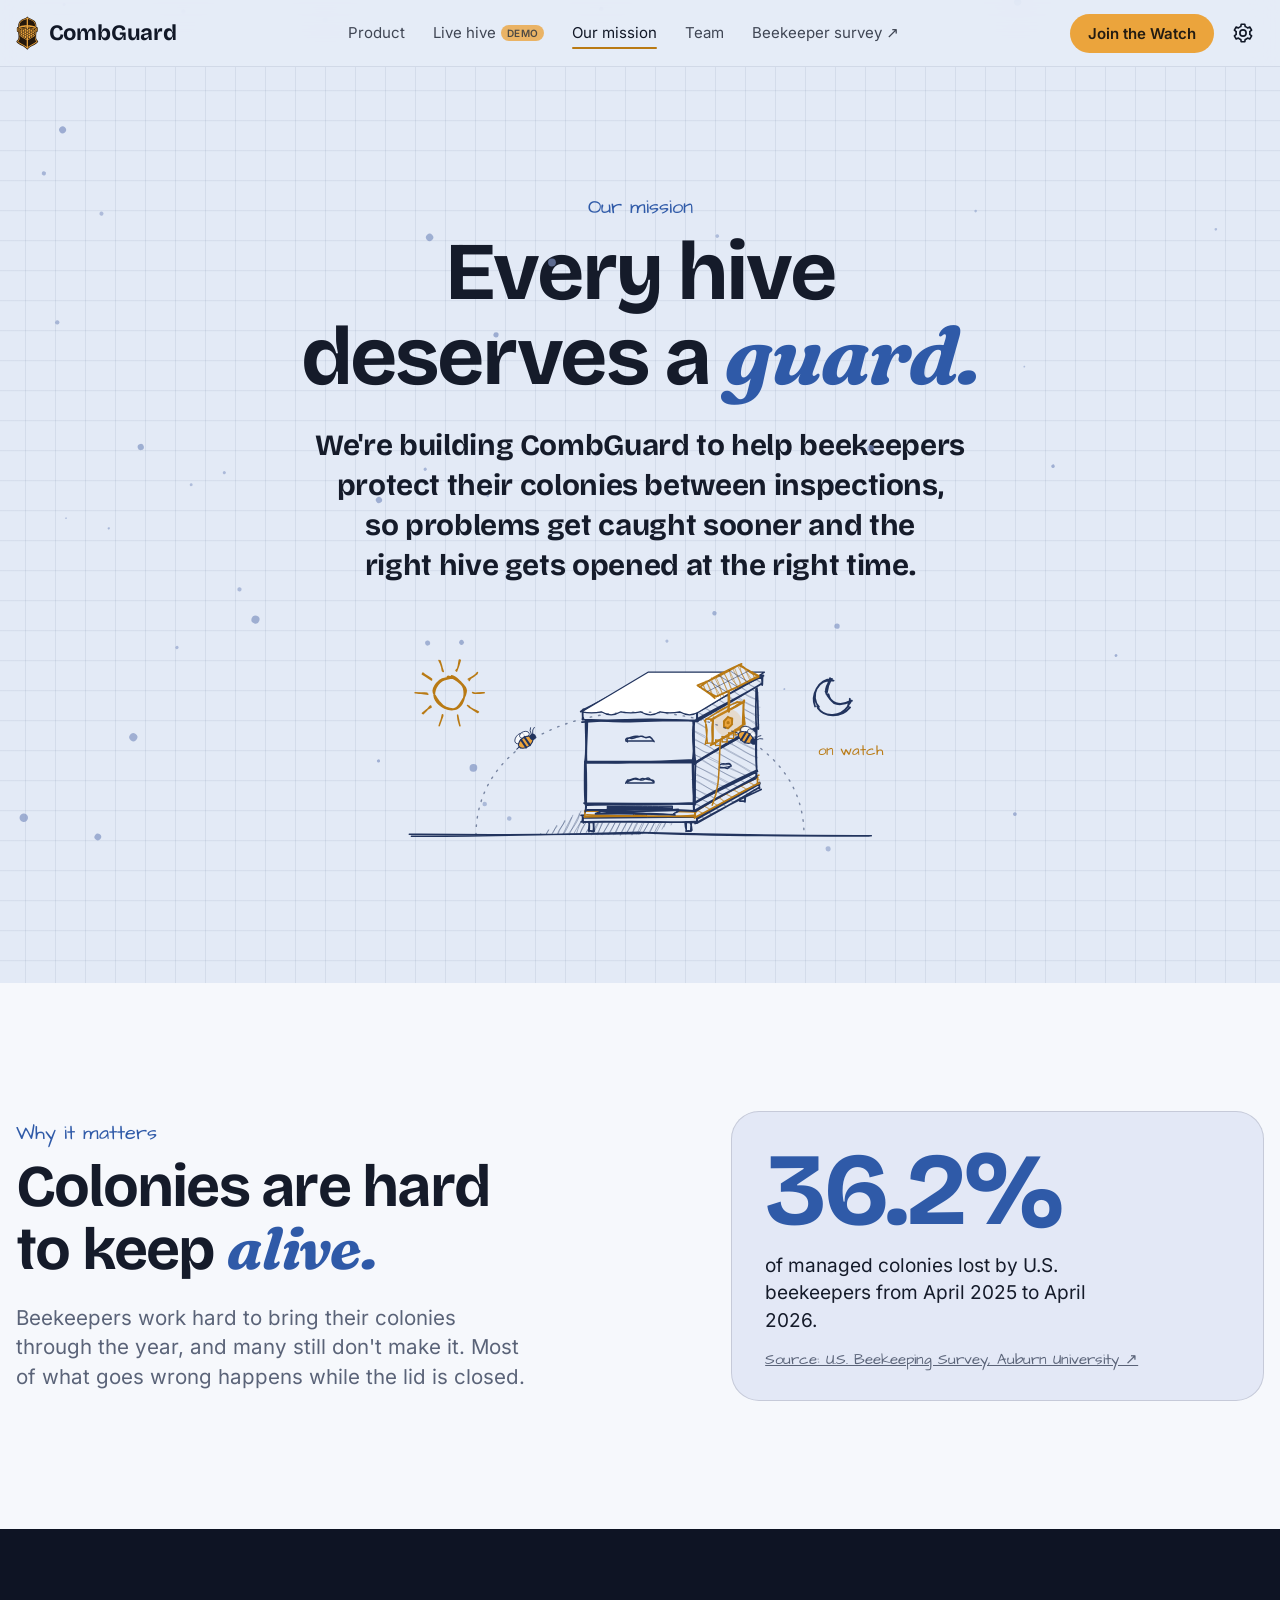
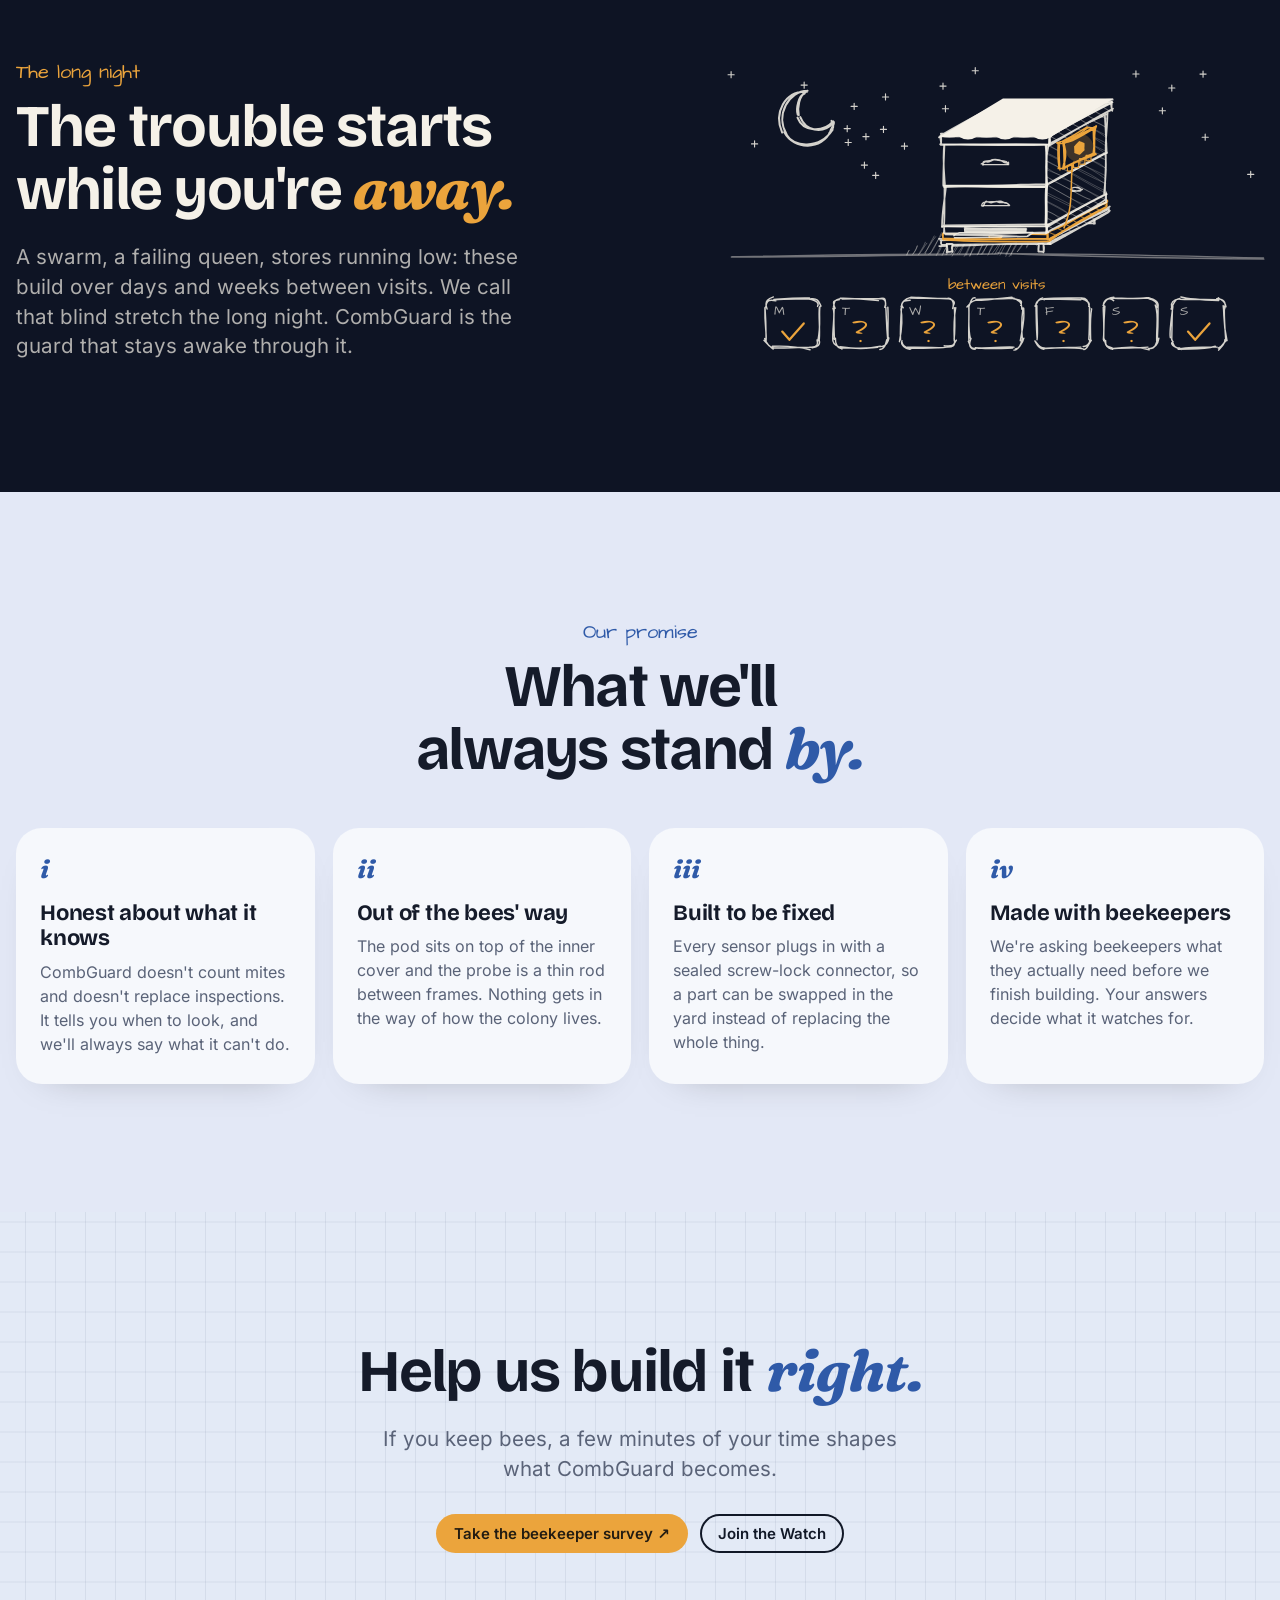
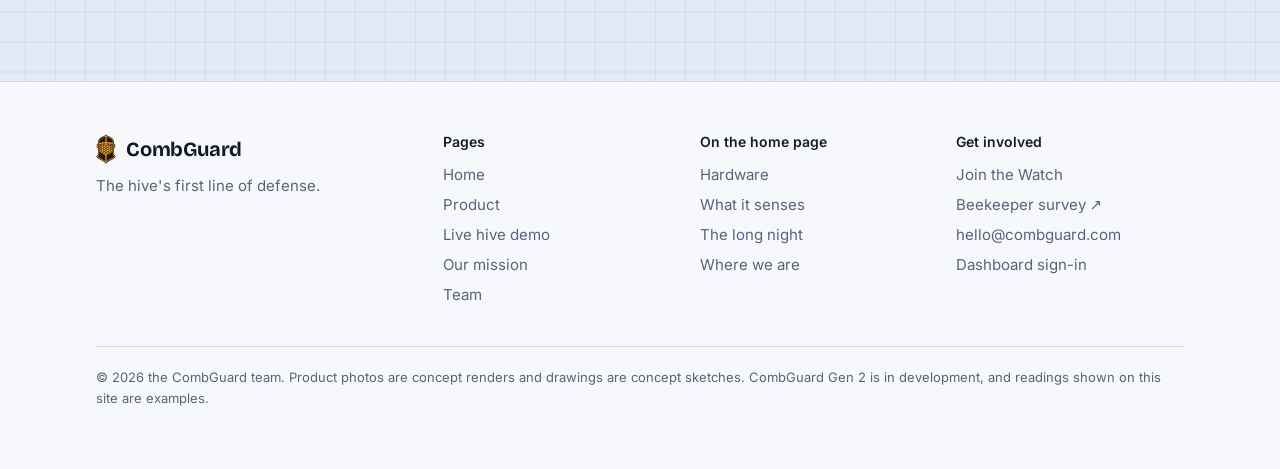
<file: Website/mission.html>
<!doctype html>
<html lang="en" data-page="mission">
<head>
<meta charset="utf-8">
<meta name="viewport" content="width=device-width, initial-scale=1, viewport-fit=cover">
<title>Our mission · CombGuard</title>
<meta name="description" content="Every hive deserves a guard. Why we're building CombGuard to help beekeepers between inspections.">
<meta name="theme-color" content="#FFFAF0">
<link rel="icon" href="assets/favicon.svg" type="image/svg+xml">
<link rel="icon" href="assets/favicon-32.png" sizes="32x32" type="image/png">
<link rel="apple-touch-icon" href="assets/apple-touch-icon.png">
<link rel="manifest" href="site.webmanifest">
<meta property="og:type" content="website">
<meta property="og:site_name" content="CombGuard">
<meta property="og:title" content="Our mission · CombGuard">
<meta property="og:description" content="Every hive deserves a guard. Why we're building CombGuard to help beekeepers between inspections.">
<link rel="canonical" href="https://combguard.com/mission">
<meta property="og:url" content="https://combguard.com/mission">
<meta property="og:image" content="https://combguard.com/assets/og-image.jpg">
<meta property="og:image:width" content="1200">
<meta property="og:image:height" content="630">
<meta property="og:image:alt" content="The CombGuard helm logo with the words: The hive's first line of defense.">
<meta name="twitter:card" content="summary_large_image">
<link rel="preload" href="assets/cg-700.woff2" as="font" type="font/woff2" crossorigin>
<link rel="preload" href="assets/inter-400.woff2" as="font" type="font/woff2" crossorigin>
<link rel="stylesheet" href="assets/cg.css?v=283596e3">
<script>/* set the season and motion settings before the page paints */(function(){var r=document.documentElement,m,c,f;r.classList.add('js');try{m=localStorage.getItem('cg-season-mode');c=localStorage.getItem('cg-calm');f=localStorage.getItem('cg-fx');}catch(e){}var d=new Date().getMonth(),s=m&&m!=='auto'?m:d>=2&&d<=4?'spring':d>=5&&d<=7?'summer':d>=8&&d<=10?'fall':'winter';r.setAttribute('data-season',s);if(c==='1'||(c==null&&window.matchMedia&&matchMedia('(prefers-reduced-motion: reduce)').matches))r.classList.add('calm');if(f==='0')r.classList.add('nofx');if(r.getAttribute('data-page')==='home'&&!location.hash)r.classList.add('in-scene');})();</script>
<script defer src="assets/rough.js?v=658d9ad6"></script>
<script defer src="assets/shell.js?v=cc87b306"></script>
<script defer src="assets/sketches.js?v=2d78f350"></script>
</head>
<body>
<svg class="helm-sprite" aria-hidden="true" focusable="false"><symbol id="helm" viewBox="190 30 644 964"><path fill="#24180C" d="M511 41 L493 63 L465 85 L445 95 L372 125 L336 146 L312 165 L298 179 L281 202 L271 221 L263 243 L256 274 L253 303 L253 341 L251 343 L237 345 L225 352 L217 364 L214 376 L215 458 L218 466 L227 478 L235 483 L246 486 L249 490 L260 572 L262 609 L260 652 L254 677 L245 696 L230 716 L207 737 L203 743 L202 752 L207 764 L218 778 L240 800 L258 815 L310 849 L392 891 L430 913 L469 943 L512 990 L532 965 L550 946 L585 918 L632 890 L709 851 L740 832 L780 802 L814 766 L820 753 L820 744 L815 736 L792 716 L778 697 L767 672 L762 647 L762 570 L773 491 L776 486 L785 484 L794 479 L801 472 L807 460 L808 374 L802 358 L796 351 L783 344 L771 343 L769 341 L765 277 L758 245 L749 219 L740 202 L726 182 L711 166 L687 147 L638 119 L578 95 L558 85 L540 72Z"/><path fill="#EBA43C" fill-rule="evenodd" d="M554 598 L538 624 L542 634 L554 653 L582 653 L597 628 L598 624 L582 598ZM441 598 L426 623 L426 627 L441 653 L470 653 L485 627 L483 620 L472 601 L469 598ZM611 563 L609 564 L597 585 L595 592 L608 615 L611 618 L636 618 L649 597 L652 589 L637 563ZM496 565 L482 590 L482 592 L495 613 L495 615 L500 618 L526 618 L541 592 L540 587 L525 563 L501 563ZM387 563 L382 569 L371 591 L384 615 L387 618 L412 618 L416 614 L429 590 L414 564 L412 563ZM664 529 L654 545 L649 557 L664 583 L688 583 L703 555 L688 529ZM554 529 L551 532 L538 555 L539 559 L554 583 L565 583 L566 584 L583 583 L598 557 L597 553 L585 532 L582 529ZM441 529 L426 554 L426 558 L441 583 L449 584 L470 583 L485 557 L481 547 L470 529ZM358 528 L334 529 L320 554 L320 558 L335 583 L343 584 L359 583 L374 556 L362 533ZM723 495 L714 495 L712 497 L700 520 L713 546 L715 543 L720 519ZM497 495 L482 521 L486 530 L498 549 L526 549 L541 523 L539 516 L526 495ZM300 495 L299 500 L309 546 L314 539 L322 523 L322 519 L311 498 L308 495ZM610 495 L595 520 L595 523 L608 546 L611 549 L637 549 L652 521 L637 495 L627 495 L626 494ZM386 495 L371 520 L371 523 L386 549 L413 549 L428 523 L428 520 L413 495 L403 495 L402 494ZM664 460 L652 480 L649 488 L663 514 L665 515 L688 515 L702 489 L702 485 L688 460ZM554 460 L547 470 L538 488 L553 514 L580 515 L587 508 L598 486 L585 463 L582 460ZM441 460 L426 485 L426 489 L441 515 L457 515 L458 514 L469 515 L485 488 L482 480 L470 460ZM334 460 L320 486 L320 489 L334 514 L336 515 L359 514 L374 487 L359 460ZM713 430 L700 452 L700 455 L712 479 L714 481 L724 481 L725 480 L725 432 L720 430ZM302 430 L297 432 L297 480 L298 481 L308 481 L321 458 L322 452 L310 430ZM611 426 L597 448 L595 454 L610 480 L637 480 L652 455 L652 452 L637 426ZM498 426 L488 441 L482 454 L497 480 L526 480 L541 454 L541 451 L526 426ZM386 426 L377 440 L371 454 L386 480 L413 480 L427 457 L428 452 L413 426ZM659 404 L650 420 L663 444 L665 446 L688 446 L701 424 L697 415 L694 412 L684 410 L681 408ZM363 403 L328 412 L322 421 L322 425 L333 445 L335 446 L358 446 L360 444 L373 420ZM602 394 L603 398 L612 412 L638 412 L645 401 L630 397ZM421 394 L399 396 L378 401 L385 412 L412 412ZM553 390 L538 417 L541 425 L554 446 L582 446 L588 438 L599 419 L599 417 L583 391ZM440 391 L425 417 L426 422 L441 446 L469 446 L486 417 L480 404 L472 390ZM769 360 L768 361 L768 466 L769 467 L779 467 L786 462 L790 455 L791 449 L791 378 L789 371 L782 363 L778 361ZM252 360 L244 361 L240 363 L235 368 L232 375 L232 453 L235 460 L244 467 L254 466 L254 362ZM511 65 L506 72 L489 89 L477 98 L457 109 L400 132 L360 152 L336 168 L312 190 L296 212 L288 228 L280 251 L274 283 L272 327 L277 326 L290 317 L290 303 L293 274 L299 248 L304 234 L311 220 L322 204 L341 185 L369 166 L395 153 L455 129 L457 127 L460 127 L478 119 L491 111 L494 113 L494 291 L492 293 L462 293 L461 294 L444 294 L443 295 L430 295 L420 297 L401 298 L344 308 L315 317 L296 326 L280 336 L267 350 L267 382 L269 383 L279 376 L306 363 L333 354 L363 347 L394 342 L424 339 L437 339 L438 338 L492 337 L494 339 L494 356 L492 358 L458 358 L457 359 L426 360 L365 368 L325 377 L303 384 L281 393 L268 401 L268 490 L283 578 L309 599 L368 639 L464 699 L487 712 L494 718 L494 908 L492 910 L469 891 L434 867 L398 846 L333 811 L300 791 L273 772 L251 752 L269 731 L277 719 L287 697 L290 684 L293 653 L292 632 L288 609 L282 594 L281 594 L280 651 L277 668 L272 685 L257 714 L244 730 L224 748 L224 751 L243 774 L262 791 L285 808 L337 839 L339 839 L352 847 L356 848 L416 880 L449 901 L481 927 L512 961 L529 940 L553 917 L567 906 L605 881 L700 831 L742 805 L775 778 L791 761 L799 749 L773 724 L763 711 L763 709 L755 696 L749 681 L742 645 L742 631 L741 630 L742 594 L741 594 L739 597 L733 618 L730 640 L730 663 L733 687 L738 704 L744 717 L760 739 L769 748 L769 750 L760 760 L742 776 L711 798 L589 867 L558 888 L531 910 L529 909 L529 718 L536 712 L559 699 L655 639 L711 601 L740 578 L741 566 L755 486 L755 401 L751 398 L730 388 L708 380 L658 368 L594 360 L564 359 L563 358 L531 358 L529 356 L529 339 L531 337 L586 338 L587 339 L620 341 L661 347 L686 353 L714 362 L742 375 L752 382 L754 382 L754 349 L744 338 L733 330 L712 319 L686 310 L655 303 L622 298 L580 295 L579 294 L531 293 L529 291 L529 113 L532 111 L556 124 L593 138 L638 158 L663 172 L682 186 L696 200 L705 212 L714 228 L720 243 L724 257 L728 280 L730 299 L730 316 L731 318 L741 323 L746 327 L748 326 L747 293 L743 265 L738 245 L727 217 L709 190 L687 169 L655 148 L618 130 L566 109 L544 97 L527 83ZM286 411 L316 399 L369 385 L420 377 L468 374 L469 373 L492 373 L494 375 L494 403 L500 412 L525 412 L529 406 L529 375 L531 373 L570 374 L619 379 L672 389 L713 401 L736 411 L739 414 L739 487 L724 567 L710 579 L663 612 L531 696 L529 694 L529 682 L540 663 L541 658 L525 632 L498 632 L482 659 L482 661 L494 681 L494 694 L492 696 L372 620 L299 568 L289 521 L283 484 L283 414Z"/></symbol></svg>
<a class="skip" href="#main">Skip to content</a>
<header class="nav" id="nav">
  <div class="nav-in">
    <a class="brand" href="index.html#problem" aria-label="CombGuard home"><svg viewBox="0 0 644 964" aria-hidden="true" focusable="false"><use href="#helm"/></svg>CombGuard</a>
    <nav class="nav-links" aria-label="Pages">
      <a href="product.html" data-nav="product">Product</a>
      <a href="demo.html" data-nav="dashboard">Live hive<span class="demo-tag">demo</span></a>
      <a href="mission.html" data-nav="mission">Our mission</a>
      <a href="team.html" data-nav="team">Team</a>
      <a href="https://forms.gle/HvKqPn7JhiQj5WCf8" target="_blank" rel="noopener">Beekeeper survey <span aria-hidden="true">&#8599;</span></a>
    </nav>
    <div class="nav-r">
      <a class="cta" href="index.html#join">Join the Watch</a>
      <button class="icon-btn" id="set-btn" type="button" aria-label="Settings" aria-expanded="false" aria-controls="settings"><svg viewBox="0 0 24 24" aria-hidden="true"><path d="M12 8.6a3.4 3.4 0 1 0 0 6.8 3.4 3.4 0 0 0 0-6.8Z" fill="none" stroke="currentColor" stroke-width="1.8"/><path d="M19.4 13.5a7.7 7.7 0 0 0 0-3l2-1.6-2-3.4-2.4 1a7.6 7.6 0 0 0-2.6-1.5L14 2.5h-4l-.4 2.5A7.6 7.6 0 0 0 7 6.5l-2.4-1-2 3.4 2 1.6a7.7 7.7 0 0 0 0 3l-2 1.6 2 3.4 2.4-1a7.6 7.6 0 0 0 2.6 1.5l.4 2.5h4l.4-2.5a7.6 7.6 0 0 0 2.6-1.5l2.4 1 2-3.4Z" fill="none" stroke="currentColor" stroke-width="1.8" stroke-linejoin="round"/></svg></button>
      <button class="icon-btn menu-btn" id="menu-btn" type="button" aria-label="Menu" aria-expanded="false" aria-controls="menu"><svg viewBox="0 0 24 24" aria-hidden="true"><path d="M4 7h16M4 12h16M4 17h16" stroke="currentColor" stroke-width="2" stroke-linecap="round"/></svg></button>
    </div>
  </div>
  <div class="panel settings" id="settings" hidden role="dialog" aria-label="Settings">
    <div class="panel-in">
      <p class="panel-t">Settings</p>
      <p class="set-l" id="season-l">Season colors</p>
      <div class="seg" role="radiogroup" aria-labelledby="season-l" id="season-seg">
        <button type="button" role="radio" data-s="auto" aria-checked="true"><i class="sw auto"></i>Auto</button>
        <button type="button" role="radio" data-s="spring" aria-checked="false"><i class="sw" style="background:#F8DCE3"></i>Spring</button>
        <button type="button" role="radio" data-s="summer" aria-checked="false"><i class="sw" style="background:#D3EFEA"></i>Summer</button>
        <button type="button" role="radio" data-s="fall" aria-checked="false"><i class="sw" style="background:#F6D6AE"></i>Fall</button>
        <button type="button" role="radio" data-s="winter" aria-checked="false"><i class="sw" style="background:#E3EAF6"></i>Winter</button>
      </div>
      <p class="set-hint" id="auto-hint">Auto follows today's date.</p>
      <label class="sw-row"><span><b>Season effects</b><small>Snow, petals, falling leaves and wind across the page</small></span><input type="checkbox" id="opt-fx" checked><i aria-hidden="true"></i></label>
      <label class="sw-row"><span><b>Reduce motion</b><small>Calmer scrolling and no drawing animations</small></span><input type="checkbox" id="opt-calm"><i aria-hidden="true"></i></label>
      <p class="set-hint">Saved on this device.</p>
    </div>
  </div>
  <div class="panel menu" id="menu" hidden>
    <div class="panel-in">
      <a href="index.html#problem">Home</a><a href="product.html">Product</a><a href="demo.html">Live hive demo</a><a href="mission.html">Our mission</a><a href="team.html">Team</a>
      <a href="https://forms.gle/HvKqPn7JhiQj5WCf8" target="_blank" rel="noopener">Beekeeper survey &#8599;</a>
      <a class="cta" href="index.html#join">Join the Watch</a>
    </div>
  </div>
</header>
<canvas id="pfx" aria-hidden="true"></canvas>

<div class="page" data-page="mission" id="page-mission">
<main id="main">
<section class="sec paper m-hero">
  <div class="wrap center">
    <p class="kicker" data-rv>Our mission</p>
    <h1 class="big" data-words>Every hive deserves a <em>guard.</em></h1>
    <p class="statement" data-rv>We're building CombGuard to help beekeepers protect their colonies between inspections, so problems get caught sooner and the right hive gets opened at the right time.</p>
    <svg class="sk m-art" data-art="mhelm" viewBox="0 0 520 220" aria-hidden="true"></svg>
  </div>
</section>

<section class="sec" id="why">
  <div class="wrap wide why">
    <div><p class="kicker" data-rv>Why it matters</p><h2 class="mid" data-words>Colonies are hard to keep <em>alive.</em></h2>
      <p class="lede" data-rv>Beekeepers work hard to bring their colonies through the year, and many still don't make it. Most of what goes wrong happens while the lid is closed.</p></div>
    <div class="stat-card" data-rv><b class="count" data-count="39.9" data-dec="1">39.9%</b><span>of managed colonies lost by U.S. beekeepers from April 2025 to April 2026.</span><a class="src" href="https://wire.auburn.edu/content/agriculture/2026/06/honeybeecolony0626.php" target="_blank" rel="noopener">Source: U.S. Beekeeping Survey, Auburn University &#8599;</a></div>
  </div>
</section>

<section class="sec night" id="villain">
  <div class="wrap wide why">
    <div><p class="kicker" data-rv>The long night</p><h2 class="mid" data-words>The trouble starts while you're <em>away.</em></h2>
      <p class="lede" data-rv>A swarm, a failing queen, stores running low: these build over days and weeks between visits. We call that blind stretch the long night. CombGuard is the guard that stays awake through it.</p></div>
    <svg class="sk" data-art="mnight" viewBox="0 0 520 300" aria-hidden="true" data-rv></svg>
  </div>
</section>

<section class="sec alt" id="promise">
  <div class="wrap wide">
    <div class="center"><p class="kicker" data-rv>Our promise</p><h2 class="mid" data-words>What we'll always stand <em>by.</em></h2></div>
    <div class="promises" data-stagger>
      <div class="pcard" data-rv><span class="pn">i</span><h3>Honest about what it knows</h3><p>CombGuard doesn't count mites and doesn't replace inspections. It tells you when to look, and we'll always say what it can't do.</p></div>
      <div class="pcard" data-rv><span class="pn">ii</span><h3>Out of the bees' way</h3><p>The pod sits on top of the inner cover and the probe is a thin rod between frames. Nothing gets in the way of how the colony lives.</p></div>
      <div class="pcard" data-rv><span class="pn">iii</span><h3>Built to be fixed</h3><p>Every sensor plugs in with a sealed screw-lock connector, so a part can be swapped in the yard instead of replacing the whole thing.</p></div>
      <div class="pcard" data-rv><span class="pn">iv</span><h3>Made with beekeepers</h3><p>We're asking beekeepers what they actually need before we finish building. Your answers decide what it watches for.</p></div>
    </div>
  </div>
</section>

<section class="sec paper cta-band">
  <div class="wrap center"><h2 class="mid" data-words>Help us build it <em>right.</em></h2><p class="lede" data-rv>If you keep bees, a few minutes of your time shapes what CombGuard becomes.</p>
    <div class="btn-row" data-rv><a class="cta" href="https://forms.gle/HvKqPn7JhiQj5WCf8" target="_blank" rel="noopener">Take the beekeeper survey &#8599;</a><a class="cta ghost" href="index.html#join">Join the Watch</a></div></div>
</section>
</main>
</div>


<footer class="foot">
  <div class="wrap">
    <div class="foot-grid">
      <div><a class="brand" href="index.html#problem"><svg viewBox="0 0 644 964" aria-hidden="true" focusable="false"><use href="#helm"/></svg>CombGuard</a><p>The hive's first line of defense.</p></div>
      <div><h4>Pages</h4><a href="index.html#problem">Home</a><a href="product.html">Product</a><a href="demo.html">Live hive demo</a><a href="mission.html">Our mission</a><a href="team.html">Team</a></div>
      <div><h4>On the home page</h4><a href="index.html#hardware">Hardware</a><a href="index.html#senses">What it senses</a><a href="index.html#watch">The long night</a><a href="index.html#progress">Where we are</a></div>
      <div><h4>Get involved</h4><a href="index.html#join">Join the Watch</a><a href="https://forms.gle/HvKqPn7JhiQj5WCf8" target="_blank" rel="noopener">Beekeeper survey &#8599;</a><a href="mailto:hello@combguard.com">hello@combguard.com</a><a href="dashboard.html">Dashboard sign-in</a></div>
    </div>
    <p class="fine">&copy; 2026 the CombGuard team. Product photos are concept renders and drawings are concept sketches. CombGuard Gen 2 is in development, and readings shown on this site are examples.</p>
  </div>
</footer>
</body>
</html>
</file>
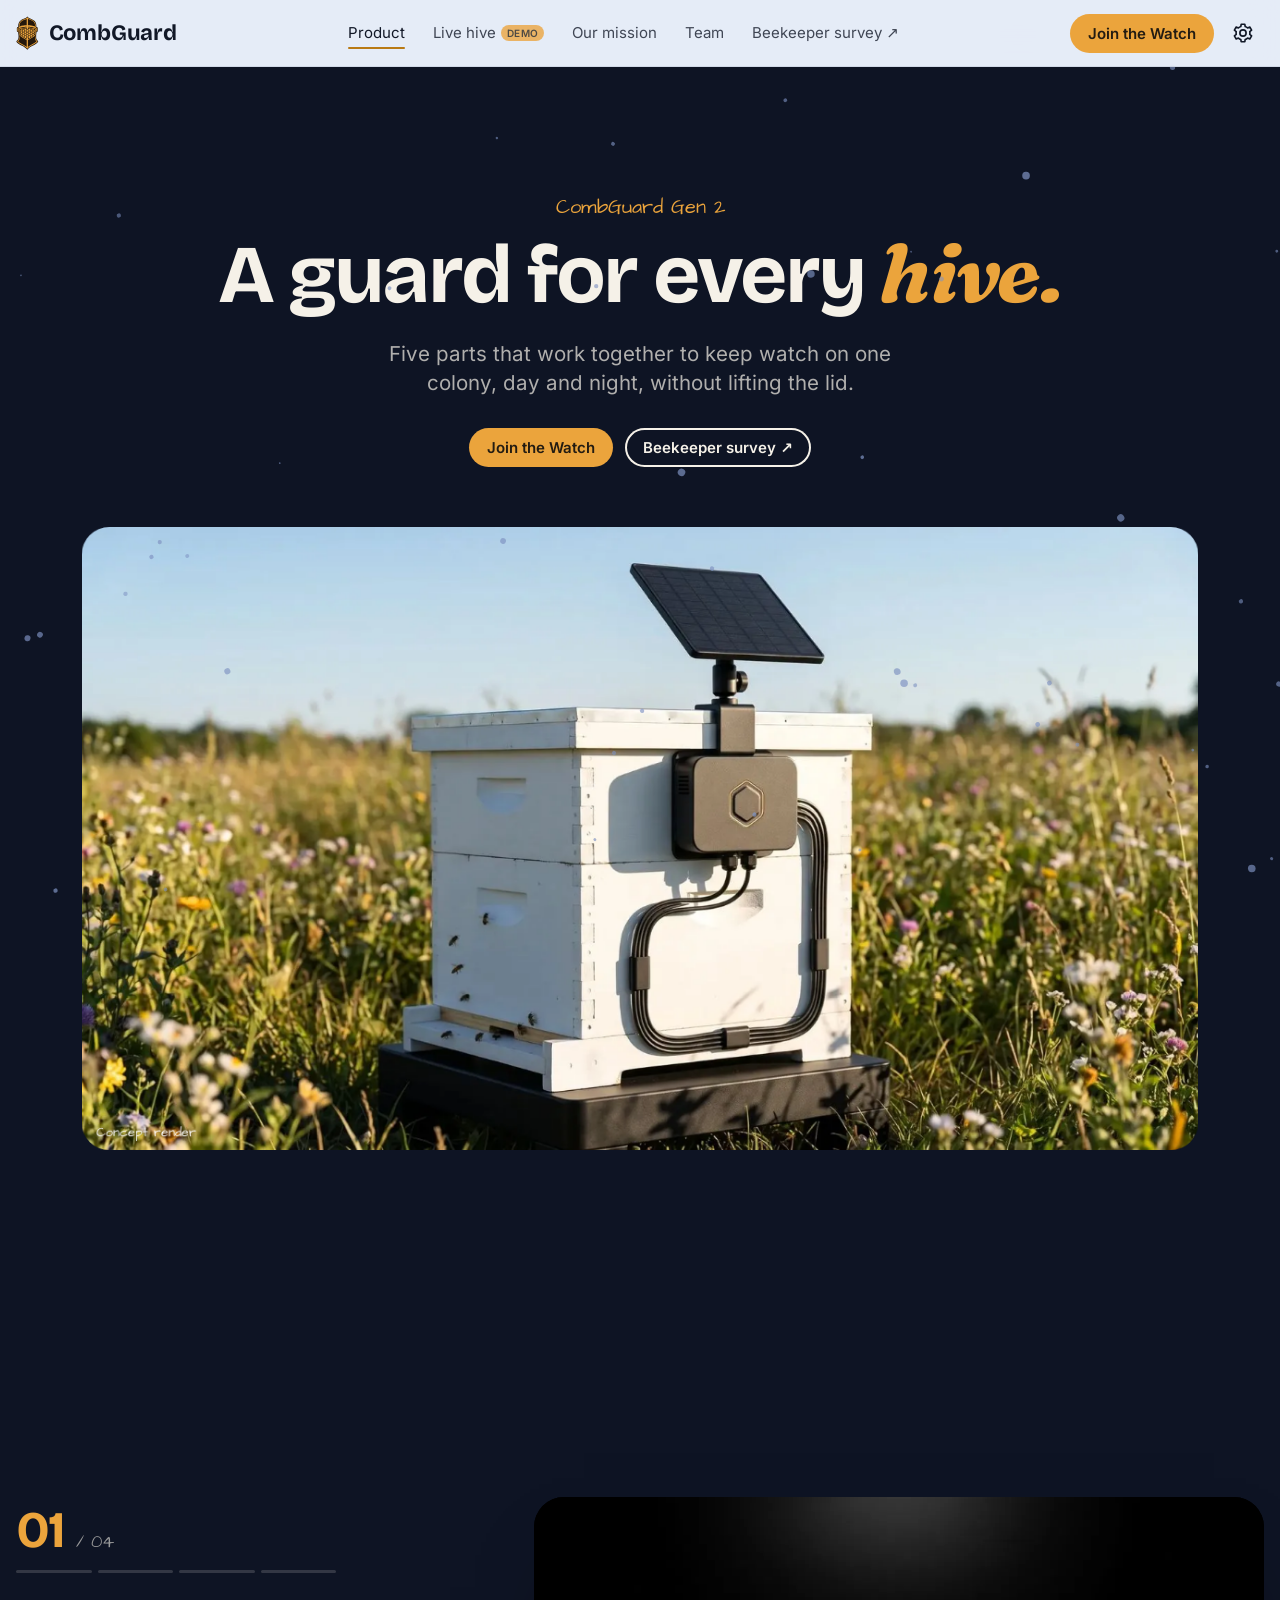
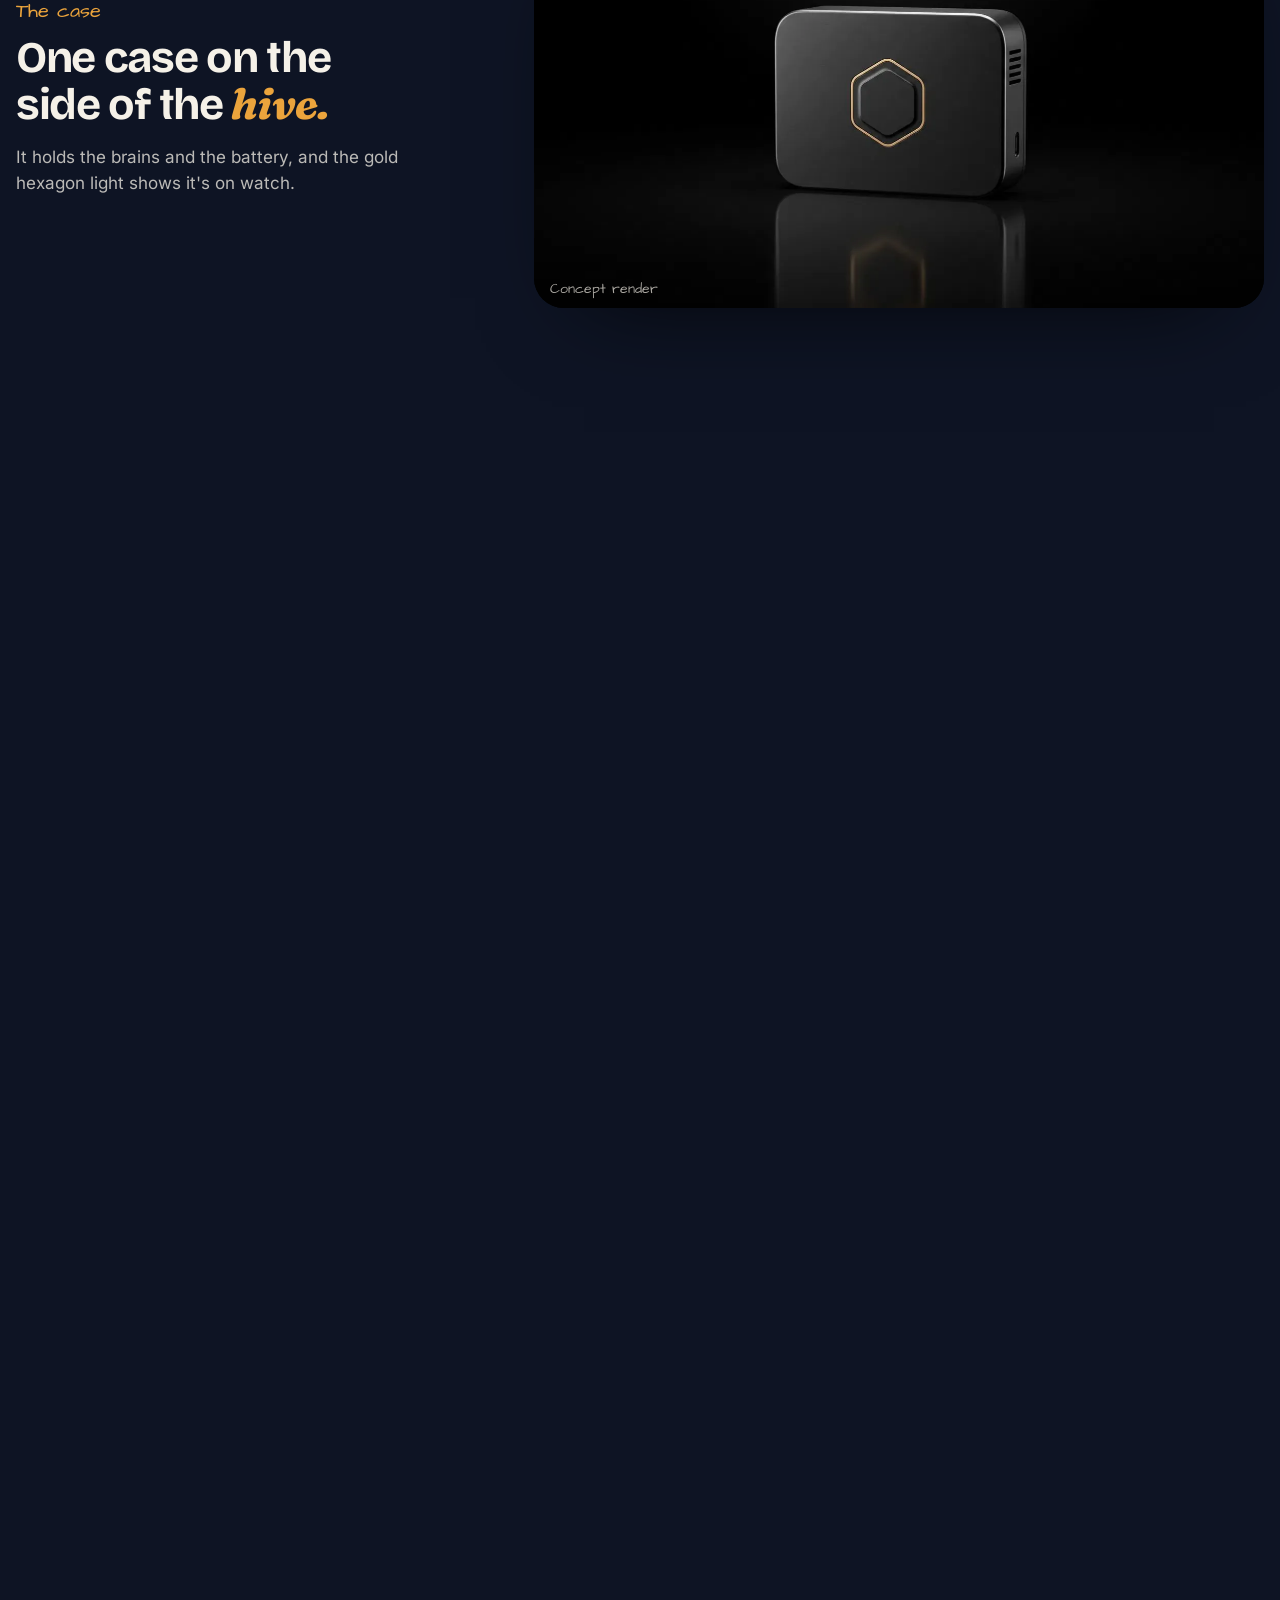
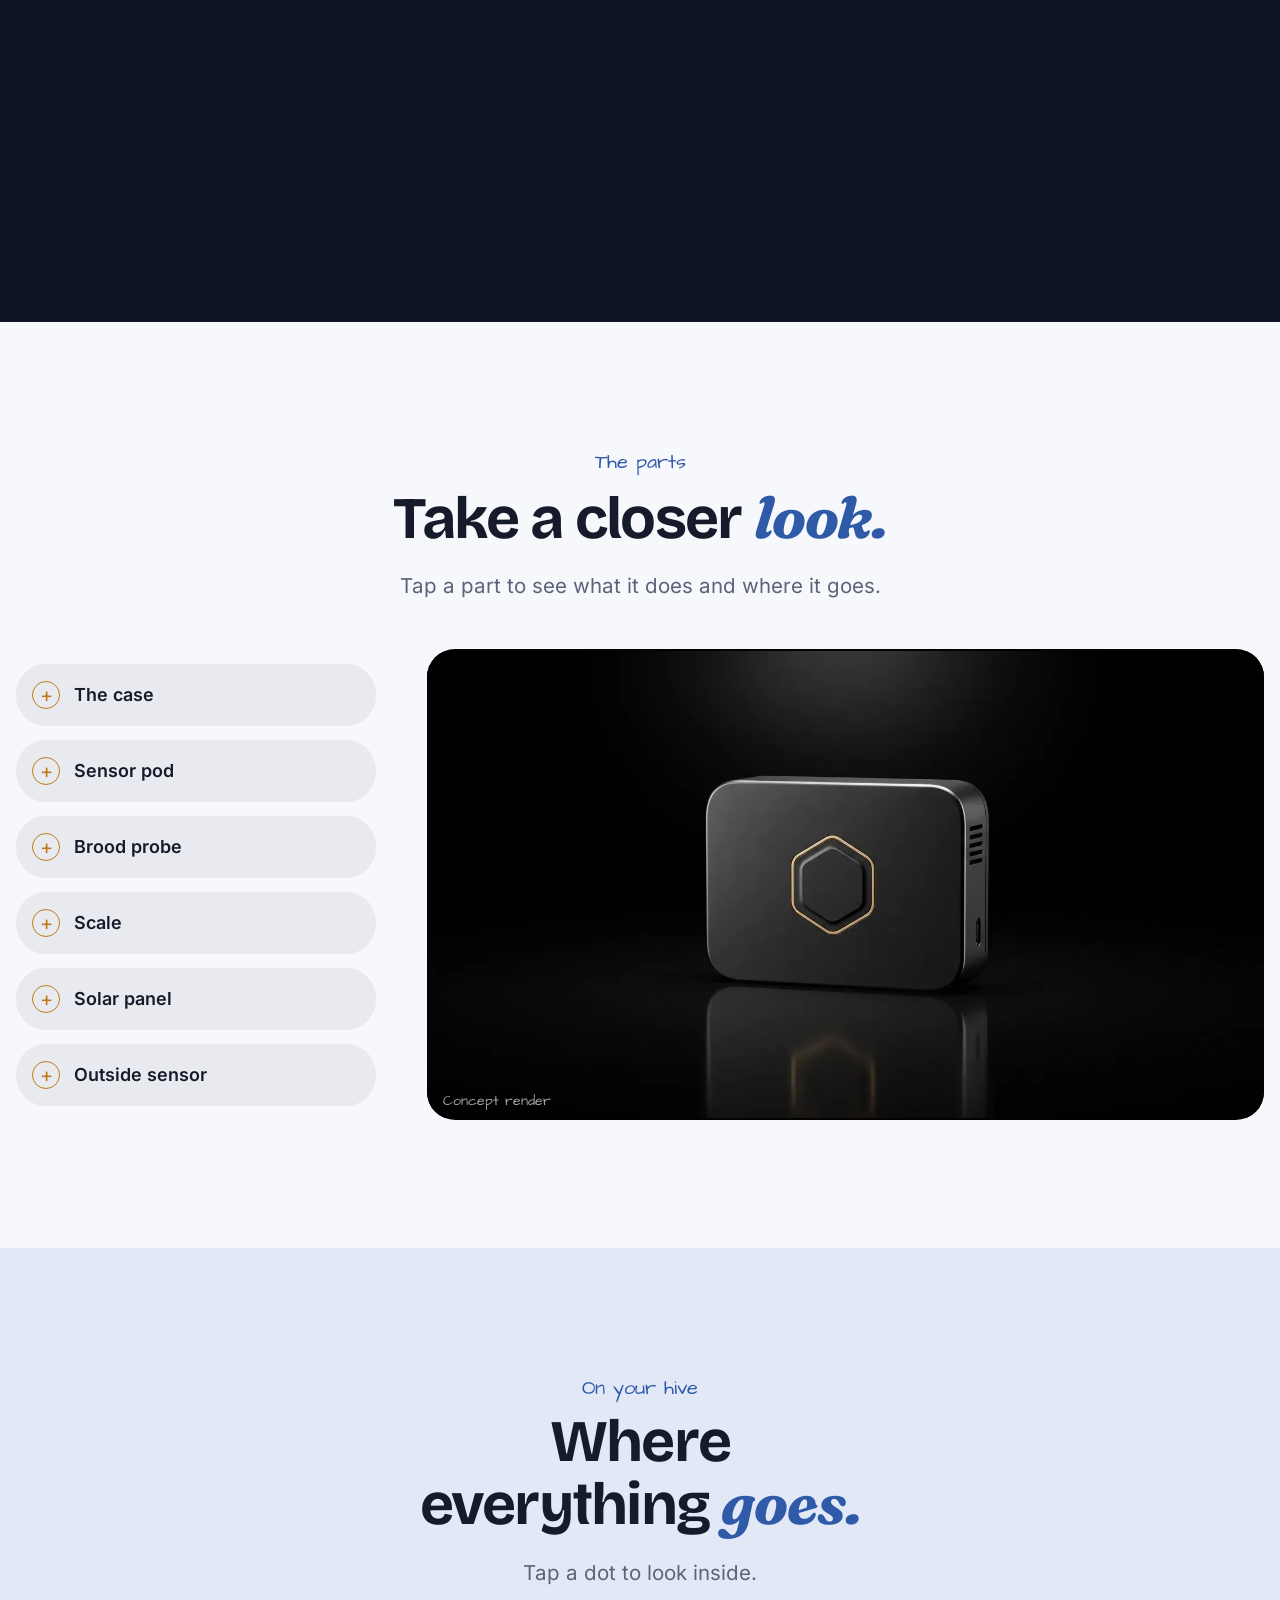
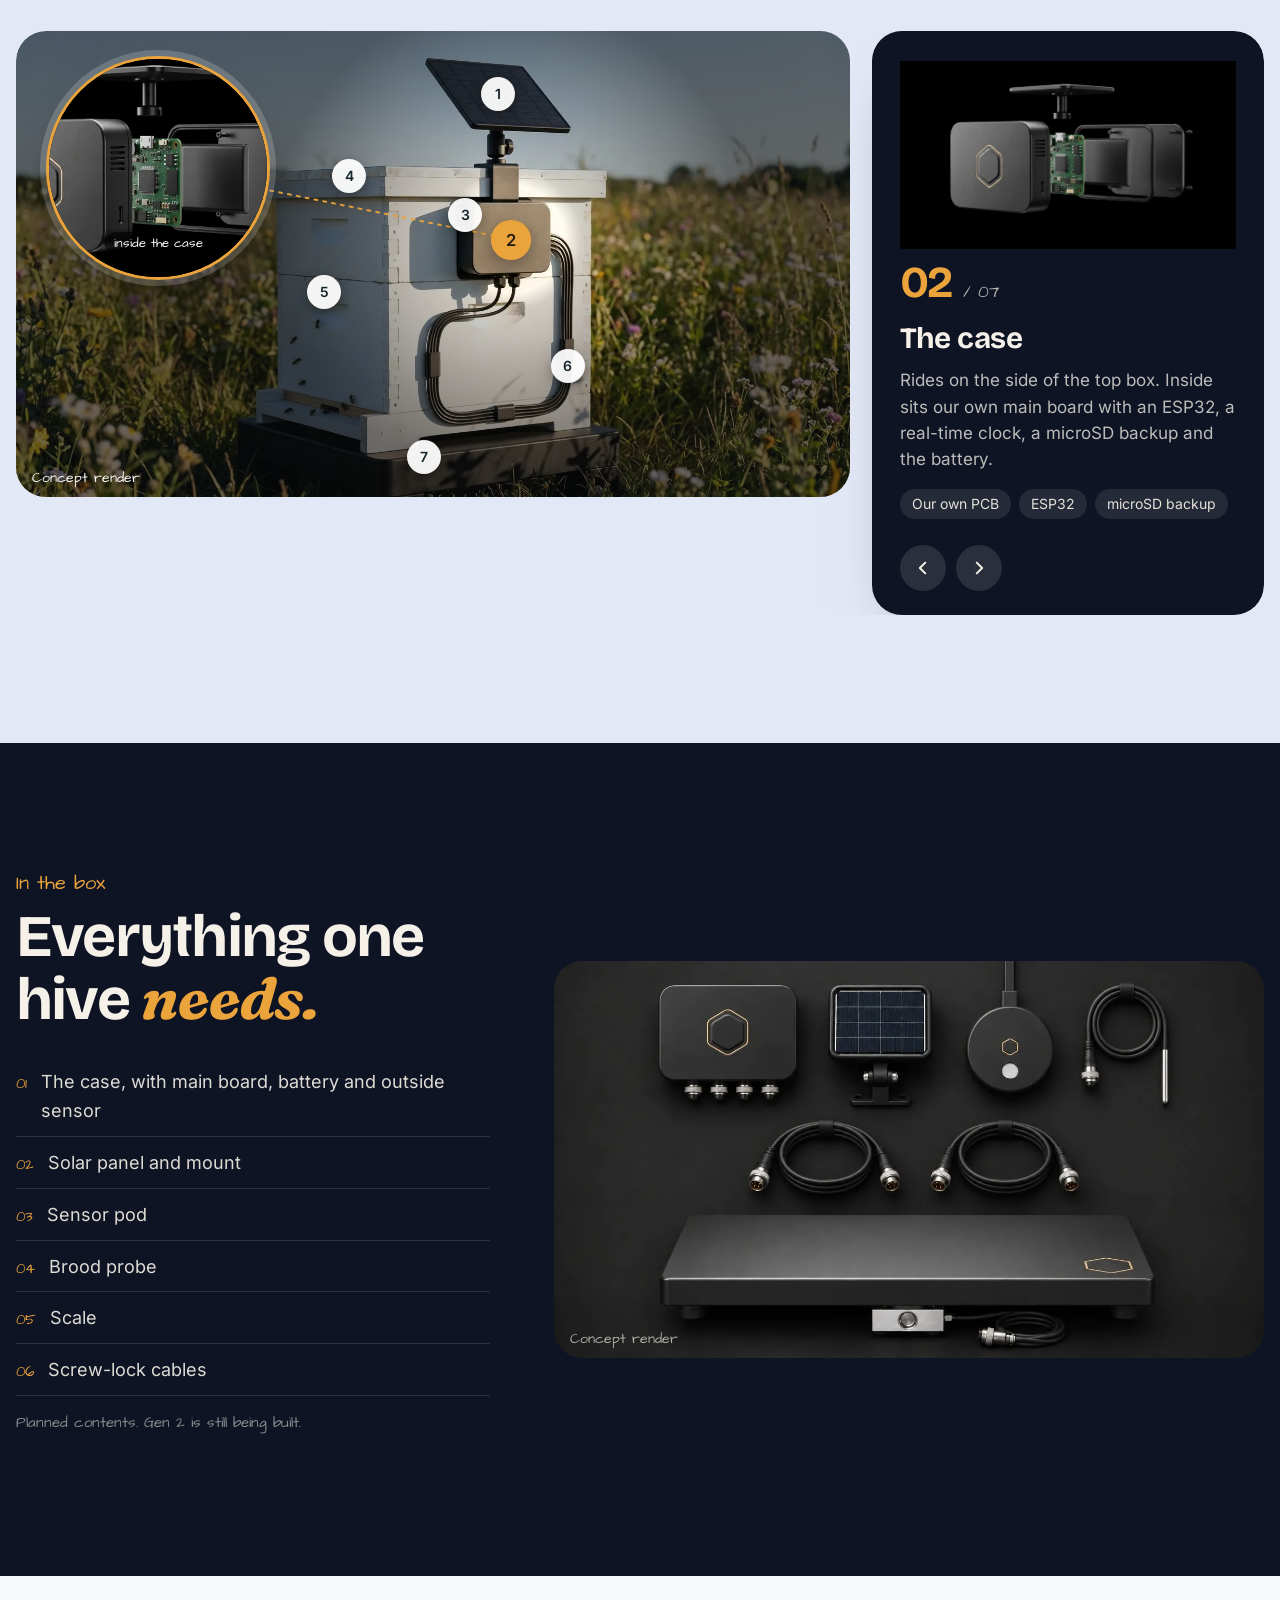
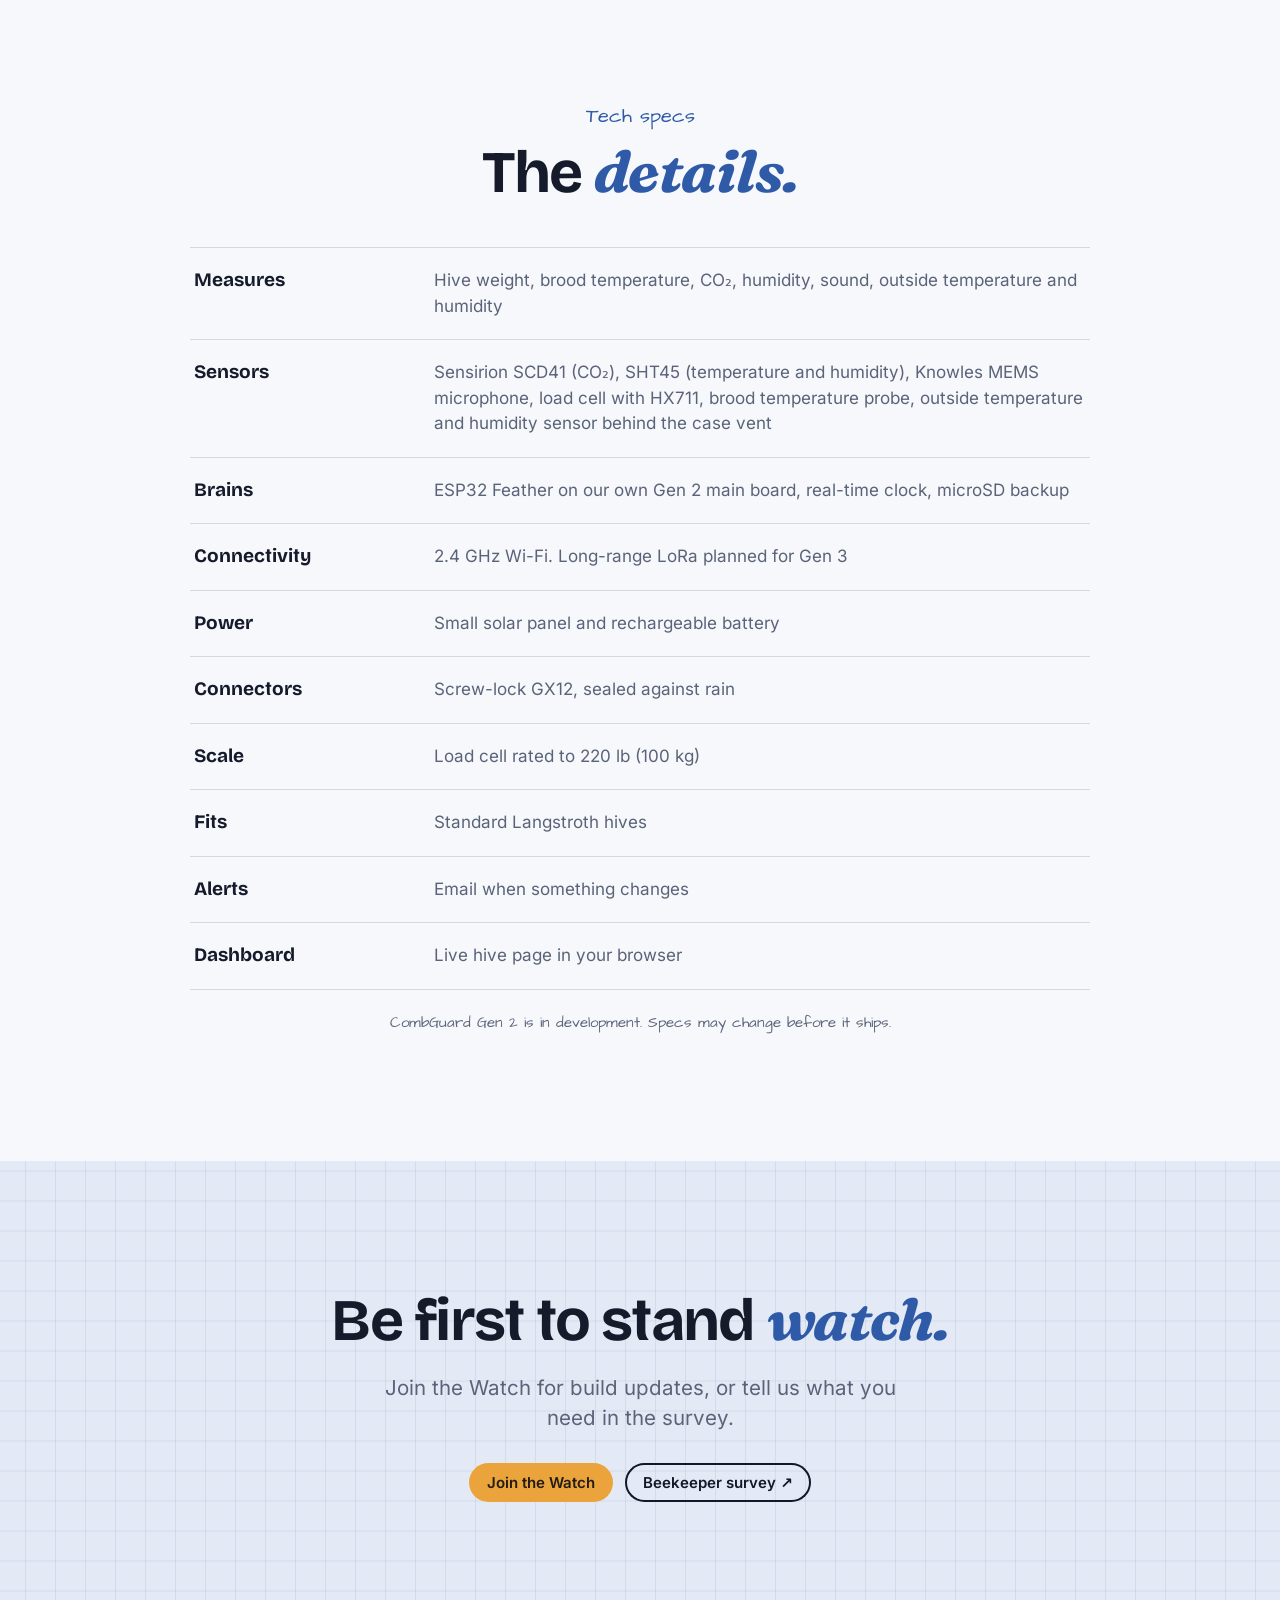
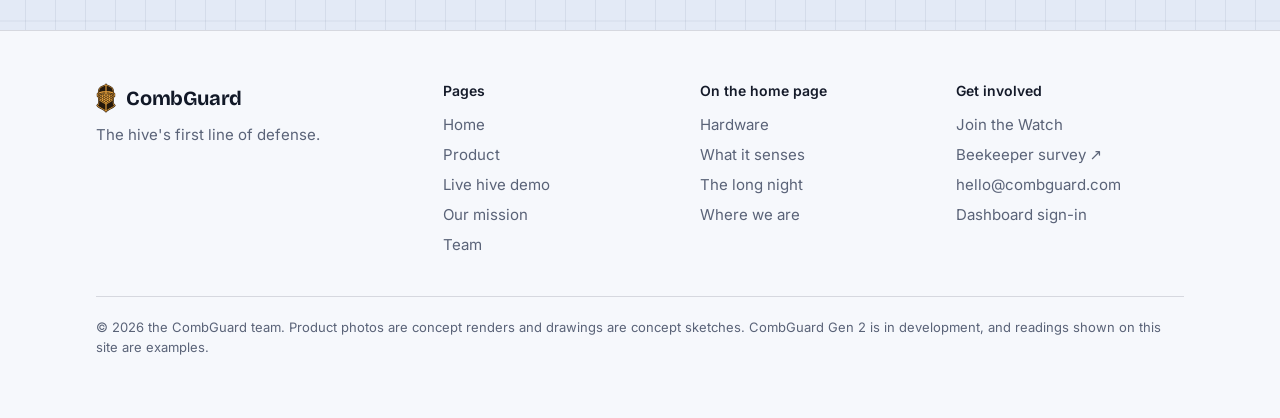
<file: Website/product.html>
<!doctype html>
<html lang="en" data-page="product">
<head>
<meta charset="utf-8">
<meta name="viewport" content="width=device-width, initial-scale=1, viewport-fit=cover">
<title>Product · CombGuard</title>
<meta name="description" content="Five parts that keep watch on one colony: a case with our own circuit board, a sensor pod, a brood probe, a scale and a solar panel.">
<meta name="theme-color" content="#FFFAF0">
<link rel="icon" href="assets/favicon.svg" type="image/svg+xml">
<link rel="icon" href="assets/favicon-32.png" sizes="32x32" type="image/png">
<link rel="apple-touch-icon" href="assets/apple-touch-icon.png">
<link rel="manifest" href="site.webmanifest">
<meta property="og:type" content="website">
<meta property="og:site_name" content="CombGuard">
<meta property="og:title" content="Product · CombGuard">
<meta property="og:description" content="Five parts that keep watch on one colony: a case with our own circuit board, a sensor pod, a brood probe, a scale and a solar panel.">
<link rel="canonical" href="https://combguard.com/product">
<meta property="og:url" content="https://combguard.com/product">
<meta property="og:image" content="https://combguard.com/assets/og-image.jpg">
<meta property="og:image:width" content="1200">
<meta property="og:image:height" content="630">
<meta property="og:image:alt" content="The CombGuard helm logo with the words: The hive's first line of defense.">
<meta name="twitter:card" content="summary_large_image">
<link rel="preload" href="assets/cg-700.woff2" as="font" type="font/woff2" crossorigin>
<link rel="preload" href="assets/inter-400.woff2" as="font" type="font/woff2" crossorigin>
<link rel="stylesheet" href="assets/cg.css?v=283596e3">
<script>/* set the season and motion settings before the page paints */(function(){var r=document.documentElement,m,c,f;r.classList.add('js');try{m=localStorage.getItem('cg-season-mode');c=localStorage.getItem('cg-calm');f=localStorage.getItem('cg-fx');}catch(e){}var d=new Date().getMonth(),s=m&&m!=='auto'?m:d>=2&&d<=4?'spring':d>=5&&d<=7?'summer':d>=8&&d<=10?'fall':'winter';r.setAttribute('data-season',s);if(c==='1'||(c==null&&window.matchMedia&&matchMedia('(prefers-reduced-motion: reduce)').matches))r.classList.add('calm');if(f==='0')r.classList.add('nofx');if(r.getAttribute('data-page')==='home'&&!location.hash)r.classList.add('in-scene');})();</script>
<script defer src="assets/shell.js?v=cc87b306"></script>
<script defer src="assets/product.js?v=6a4dc523"></script>
</head>
<body>
<svg class="helm-sprite" aria-hidden="true" focusable="false"><symbol id="helm" viewBox="190 30 644 964"><path fill="#24180C" d="M511 41 L493 63 L465 85 L445 95 L372 125 L336 146 L312 165 L298 179 L281 202 L271 221 L263 243 L256 274 L253 303 L253 341 L251 343 L237 345 L225 352 L217 364 L214 376 L215 458 L218 466 L227 478 L235 483 L246 486 L249 490 L260 572 L262 609 L260 652 L254 677 L245 696 L230 716 L207 737 L203 743 L202 752 L207 764 L218 778 L240 800 L258 815 L310 849 L392 891 L430 913 L469 943 L512 990 L532 965 L550 946 L585 918 L632 890 L709 851 L740 832 L780 802 L814 766 L820 753 L820 744 L815 736 L792 716 L778 697 L767 672 L762 647 L762 570 L773 491 L776 486 L785 484 L794 479 L801 472 L807 460 L808 374 L802 358 L796 351 L783 344 L771 343 L769 341 L765 277 L758 245 L749 219 L740 202 L726 182 L711 166 L687 147 L638 119 L578 95 L558 85 L540 72Z"/><path fill="#EBA43C" fill-rule="evenodd" d="M554 598 L538 624 L542 634 L554 653 L582 653 L597 628 L598 624 L582 598ZM441 598 L426 623 L426 627 L441 653 L470 653 L485 627 L483 620 L472 601 L469 598ZM611 563 L609 564 L597 585 L595 592 L608 615 L611 618 L636 618 L649 597 L652 589 L637 563ZM496 565 L482 590 L482 592 L495 613 L495 615 L500 618 L526 618 L541 592 L540 587 L525 563 L501 563ZM387 563 L382 569 L371 591 L384 615 L387 618 L412 618 L416 614 L429 590 L414 564 L412 563ZM664 529 L654 545 L649 557 L664 583 L688 583 L703 555 L688 529ZM554 529 L551 532 L538 555 L539 559 L554 583 L565 583 L566 584 L583 583 L598 557 L597 553 L585 532 L582 529ZM441 529 L426 554 L426 558 L441 583 L449 584 L470 583 L485 557 L481 547 L470 529ZM358 528 L334 529 L320 554 L320 558 L335 583 L343 584 L359 583 L374 556 L362 533ZM723 495 L714 495 L712 497 L700 520 L713 546 L715 543 L720 519ZM497 495 L482 521 L486 530 L498 549 L526 549 L541 523 L539 516 L526 495ZM300 495 L299 500 L309 546 L314 539 L322 523 L322 519 L311 498 L308 495ZM610 495 L595 520 L595 523 L608 546 L611 549 L637 549 L652 521 L637 495 L627 495 L626 494ZM386 495 L371 520 L371 523 L386 549 L413 549 L428 523 L428 520 L413 495 L403 495 L402 494ZM664 460 L652 480 L649 488 L663 514 L665 515 L688 515 L702 489 L702 485 L688 460ZM554 460 L547 470 L538 488 L553 514 L580 515 L587 508 L598 486 L585 463 L582 460ZM441 460 L426 485 L426 489 L441 515 L457 515 L458 514 L469 515 L485 488 L482 480 L470 460ZM334 460 L320 486 L320 489 L334 514 L336 515 L359 514 L374 487 L359 460ZM713 430 L700 452 L700 455 L712 479 L714 481 L724 481 L725 480 L725 432 L720 430ZM302 430 L297 432 L297 480 L298 481 L308 481 L321 458 L322 452 L310 430ZM611 426 L597 448 L595 454 L610 480 L637 480 L652 455 L652 452 L637 426ZM498 426 L488 441 L482 454 L497 480 L526 480 L541 454 L541 451 L526 426ZM386 426 L377 440 L371 454 L386 480 L413 480 L427 457 L428 452 L413 426ZM659 404 L650 420 L663 444 L665 446 L688 446 L701 424 L697 415 L694 412 L684 410 L681 408ZM363 403 L328 412 L322 421 L322 425 L333 445 L335 446 L358 446 L360 444 L373 420ZM602 394 L603 398 L612 412 L638 412 L645 401 L630 397ZM421 394 L399 396 L378 401 L385 412 L412 412ZM553 390 L538 417 L541 425 L554 446 L582 446 L588 438 L599 419 L599 417 L583 391ZM440 391 L425 417 L426 422 L441 446 L469 446 L486 417 L480 404 L472 390ZM769 360 L768 361 L768 466 L769 467 L779 467 L786 462 L790 455 L791 449 L791 378 L789 371 L782 363 L778 361ZM252 360 L244 361 L240 363 L235 368 L232 375 L232 453 L235 460 L244 467 L254 466 L254 362ZM511 65 L506 72 L489 89 L477 98 L457 109 L400 132 L360 152 L336 168 L312 190 L296 212 L288 228 L280 251 L274 283 L272 327 L277 326 L290 317 L290 303 L293 274 L299 248 L304 234 L311 220 L322 204 L341 185 L369 166 L395 153 L455 129 L457 127 L460 127 L478 119 L491 111 L494 113 L494 291 L492 293 L462 293 L461 294 L444 294 L443 295 L430 295 L420 297 L401 298 L344 308 L315 317 L296 326 L280 336 L267 350 L267 382 L269 383 L279 376 L306 363 L333 354 L363 347 L394 342 L424 339 L437 339 L438 338 L492 337 L494 339 L494 356 L492 358 L458 358 L457 359 L426 360 L365 368 L325 377 L303 384 L281 393 L268 401 L268 490 L283 578 L309 599 L368 639 L464 699 L487 712 L494 718 L494 908 L492 910 L469 891 L434 867 L398 846 L333 811 L300 791 L273 772 L251 752 L269 731 L277 719 L287 697 L290 684 L293 653 L292 632 L288 609 L282 594 L281 594 L280 651 L277 668 L272 685 L257 714 L244 730 L224 748 L224 751 L243 774 L262 791 L285 808 L337 839 L339 839 L352 847 L356 848 L416 880 L449 901 L481 927 L512 961 L529 940 L553 917 L567 906 L605 881 L700 831 L742 805 L775 778 L791 761 L799 749 L773 724 L763 711 L763 709 L755 696 L749 681 L742 645 L742 631 L741 630 L742 594 L741 594 L739 597 L733 618 L730 640 L730 663 L733 687 L738 704 L744 717 L760 739 L769 748 L769 750 L760 760 L742 776 L711 798 L589 867 L558 888 L531 910 L529 909 L529 718 L536 712 L559 699 L655 639 L711 601 L740 578 L741 566 L755 486 L755 401 L751 398 L730 388 L708 380 L658 368 L594 360 L564 359 L563 358 L531 358 L529 356 L529 339 L531 337 L586 338 L587 339 L620 341 L661 347 L686 353 L714 362 L742 375 L752 382 L754 382 L754 349 L744 338 L733 330 L712 319 L686 310 L655 303 L622 298 L580 295 L579 294 L531 293 L529 291 L529 113 L532 111 L556 124 L593 138 L638 158 L663 172 L682 186 L696 200 L705 212 L714 228 L720 243 L724 257 L728 280 L730 299 L730 316 L731 318 L741 323 L746 327 L748 326 L747 293 L743 265 L738 245 L727 217 L709 190 L687 169 L655 148 L618 130 L566 109 L544 97 L527 83ZM286 411 L316 399 L369 385 L420 377 L468 374 L469 373 L492 373 L494 375 L494 403 L500 412 L525 412 L529 406 L529 375 L531 373 L570 374 L619 379 L672 389 L713 401 L736 411 L739 414 L739 487 L724 567 L710 579 L663 612 L531 696 L529 694 L529 682 L540 663 L541 658 L525 632 L498 632 L482 659 L482 661 L494 681 L494 694 L492 696 L372 620 L299 568 L289 521 L283 484 L283 414Z"/></symbol></svg>
<a class="skip" href="#main">Skip to content</a>
<header class="nav" id="nav">
  <div class="nav-in">
    <a class="brand" href="index.html#problem" aria-label="CombGuard home"><svg viewBox="0 0 644 964" aria-hidden="true" focusable="false"><use href="#helm"/></svg>CombGuard</a>
    <nav class="nav-links" aria-label="Pages">
      <a href="product.html" data-nav="product">Product</a>
      <a href="demo.html" data-nav="dashboard">Live hive<span class="demo-tag">demo</span></a>
      <a href="mission.html" data-nav="mission">Our mission</a>
      <a href="team.html" data-nav="team">Team</a>
      <a href="https://forms.gle/HvKqPn7JhiQj5WCf8" target="_blank" rel="noopener">Beekeeper survey <span aria-hidden="true">&#8599;</span></a>
    </nav>
    <div class="nav-r">
      <a class="cta" href="index.html#join">Join the Watch</a>
      <button class="icon-btn" id="set-btn" type="button" aria-label="Settings" aria-expanded="false" aria-controls="settings"><svg viewBox="0 0 24 24" aria-hidden="true"><path d="M12 8.6a3.4 3.4 0 1 0 0 6.8 3.4 3.4 0 0 0 0-6.8Z" fill="none" stroke="currentColor" stroke-width="1.8"/><path d="M19.4 13.5a7.7 7.7 0 0 0 0-3l2-1.6-2-3.4-2.4 1a7.6 7.6 0 0 0-2.6-1.5L14 2.5h-4l-.4 2.5A7.6 7.6 0 0 0 7 6.5l-2.4-1-2 3.4 2 1.6a7.7 7.7 0 0 0 0 3l-2 1.6 2 3.4 2.4-1a7.6 7.6 0 0 0 2.6 1.5l.4 2.5h4l.4-2.5a7.6 7.6 0 0 0 2.6-1.5l2.4 1 2-3.4Z" fill="none" stroke="currentColor" stroke-width="1.8" stroke-linejoin="round"/></svg></button>
      <button class="icon-btn menu-btn" id="menu-btn" type="button" aria-label="Menu" aria-expanded="false" aria-controls="menu"><svg viewBox="0 0 24 24" aria-hidden="true"><path d="M4 7h16M4 12h16M4 17h16" stroke="currentColor" stroke-width="2" stroke-linecap="round"/></svg></button>
    </div>
  </div>
  <div class="panel settings" id="settings" hidden role="dialog" aria-label="Settings">
    <div class="panel-in">
      <p class="panel-t">Settings</p>
      <p class="set-l" id="season-l">Season colors</p>
      <div class="seg" role="radiogroup" aria-labelledby="season-l" id="season-seg">
        <button type="button" role="radio" data-s="auto" aria-checked="true"><i class="sw auto"></i>Auto</button>
        <button type="button" role="radio" data-s="spring" aria-checked="false"><i class="sw" style="background:#F8DCE3"></i>Spring</button>
        <button type="button" role="radio" data-s="summer" aria-checked="false"><i class="sw" style="background:#D3EFEA"></i>Summer</button>
        <button type="button" role="radio" data-s="fall" aria-checked="false"><i class="sw" style="background:#F6D6AE"></i>Fall</button>
        <button type="button" role="radio" data-s="winter" aria-checked="false"><i class="sw" style="background:#E3EAF6"></i>Winter</button>
      </div>
      <p class="set-hint" id="auto-hint">Auto follows today's date.</p>
      <label class="sw-row"><span><b>Season effects</b><small>Snow, petals, falling leaves and wind across the page</small></span><input type="checkbox" id="opt-fx" checked><i aria-hidden="true"></i></label>
      <label class="sw-row"><span><b>Reduce motion</b><small>Calmer scrolling and no drawing animations</small></span><input type="checkbox" id="opt-calm"><i aria-hidden="true"></i></label>
      <p class="set-hint">Saved on this device.</p>
    </div>
  </div>
  <div class="panel menu" id="menu" hidden>
    <div class="panel-in">
      <a href="index.html#problem">Home</a><a href="product.html">Product</a><a href="demo.html">Live hive demo</a><a href="mission.html">Our mission</a><a href="team.html">Team</a>
      <a href="https://forms.gle/HvKqPn7JhiQj5WCf8" target="_blank" rel="noopener">Beekeeper survey &#8599;</a>
      <a class="cta" href="index.html#join">Join the Watch</a>
    </div>
  </div>
</header>
<canvas id="pfx" aria-hidden="true"></canvas>

<div class="page" data-page="product" id="page-product">
<main id="main">
<section class="sec night p-hero">
  <div class="wrap wide center">
    <p class="kicker" data-rv>CombGuard Gen 2</p>
    <h1 class="big" data-words>A guard for every <em>hive.</em></h1>
    <p class="lede" data-rv>Five parts that work together to keep watch on one colony, day and night, without lifting the lid.</p>
    <div class="btn-row" data-rv><a class="cta" href="index.html#join">Join the Watch</a><a class="cta ghost light" href="https://forms.gle/HvKqPn7JhiQj5WCf8" target="_blank" rel="noopener">Beekeeper survey &#8599;</a></div>
  </div>
  <div class="wrap xwide"><figure class="p-hero-img" id="p-hero-img"><img src="assets/r-hive.webp" srcset="assets/r-hive-800.webp 800w, assets/r-hive.webp 1600w" sizes="(max-width: 820px) 100vw, 1100px" width="1600" height="893" decoding="async" alt="Concept render of a hive fitted with CombGuard in a wildflower meadow" fetchpriority="high"><span class="cr">Concept render</span></figure></div>
</section>

<section class="night tour" id="tour" aria-label="Inside the case">
  <div class="tour-track" id="tour-track">
    <div class="tour-pin">
      <div class="wrap wide tour-grid">
        <div class="tour-copy">
          <p class="tour-count"><b id="tour-n">01</b> / 04</p>
          <div class="tour-bars" aria-hidden="true"><i><b></b></i><i><b></b></i><i><b></b></i><i><b></b></i></div>
          <div class="tour-steps" id="tour-steps">
            <div class="ts on"><p class="kicker">The case</p><h2 class="mid">One case on the side of the <em>hive.</em></h2><p>It holds the brains and the battery, and the gold hexagon light shows it's on watch.</p></div>
            <div class="ts"><p class="kicker">Inside</p><h2 class="mid">Our own circuit <em>boards.</em></h2><p>We designed the main board ourselves. An ESP32 runs it, with a real-time clock so every reading is stamped, and a microSD card that keeps a backup copy.</p></div>
            <div class="ts"><p class="kicker">The plugs</p><h2 class="mid">Sealed against the <em>weather.</em></h2><p>Every sensor plugs into a screw-lock GX12 connector. Rain stays out, and any part can be swapped in the yard.</p></div>
            <div class="ts"><p class="kicker">The power</p><h2 class="mid">Charged by the <em>sun.</em></h2><p>A small panel on top of the case tops up the battery each day. No cords, no outlet in the yard.</p></div>
          </div>
        </div>
        <div class="tour-stage"><div class="tour-frame" id="tour-frame">
          <img src="assets/r-case.webp" srcset="assets/r-case-800.webp 800w, assets/r-case.webp 1456w" sizes="(max-width: 820px) 100vw, 1100px" width="1456" height="813" decoding="async" alt="Concept render of the CombGuard case" loading="lazy">
          <img src="assets/r-inside.webp" srcset="assets/r-inside-800.webp 800w, assets/r-inside.webp 1600w" sizes="(max-width: 820px) 100vw, 1100px" width="1600" height="893" decoding="async" alt="Concept render of the case opened up, showing the circuit board and battery" loading="lazy">
          <img src="assets/r-ports.webp" srcset="assets/r-ports-800.webp 800w, assets/r-ports.webp 1600w" sizes="(max-width: 820px) 100vw, 1100px" width="1600" height="893" decoding="async" alt="Concept render of the four screw-lock plugs on the bottom of the case" loading="lazy">
          <img src="assets/r-solar.webp" srcset="assets/r-solar-800.webp 800w, assets/r-solar.webp 1600w" sizes="(max-width: 820px) 100vw, 1100px" width="1600" height="893" decoding="async" alt="Concept render of the solar panel" loading="lazy">
          <i class="tour-ring" id="tour-ring"></i><span class="cr">Concept render</span></div></div>
      </div>
    </div>
  </div>
</section>

<section class="sec" id="parts">
  <div class="wrap wide">
    <div class="center"><p class="kicker" data-rv>The parts</p><h2 class="mid" data-words>Take a closer <em>look.</em></h2><p class="lede" data-rv>Tap a part to see what it does and where it goes.</p></div>
    <div class="look2" data-rv>
      <div class="pills" id="pills">
        <div class="pill" data-img="assets/r-case.webp" data-alt="Concept render of the CombGuard case with its gold hexagon light"><button type="button" aria-expanded="false"><span class="pi">+</span>The case</button><div class="pop" role="region" aria-label="The case"><div><p><b>The case.</b> Mounts on the side of the hive and holds the main board and battery.</p><ul><li>Our own Gen 2 main board</li><li>ESP32 Feather inside</li><li>Clock and microSD backup</li></ul></div></div></div>
        <div class="pill" data-img="assets/r-podlid.webp" data-alt="Concept render of the sensor pod on the inner cover"><button type="button" aria-expanded="false"><span class="pi">+</span>Sensor pod</button><div class="pop" role="region" aria-label="Sensor pod"><div><p><b>Sensor pod.</b> Sits on the inner cover over the hole, sensors facing down into the hive behind a breathable vent membrane, so the bees can't coat them in propolis.</p><ul><li>CO&#8322;: Sensirion SCD41</li><li>Temperature and humidity: SHT45</li><li>Microphone: Knowles MEMS mic</li></ul></div></div></div>
        <div class="pill" data-img="assets/r-probetop.webp" data-alt="Concept render of a thin steel probe between two frames, among bees"><button type="button" aria-expanded="false"><span class="pi">+</span>Brood probe</button><div class="pop" role="region" aria-label="Brood probe"><div><p><b>Brood probe.</b> A thin steel probe that slides down between two brood frames.</p><ul><li>Tracks brood nest temperature</li><li>Healthy brood sits near 94&deg;F</li></ul></div></div></div>
        <div class="pill" data-img="assets/r-scaleclose.webp" data-alt="Concept render of the scale under a hive"><button type="button" aria-expanded="false"><span class="pi">+</span>Scale</button><div class="pop" role="region" aria-label="Scale"><div><p><b>Scale.</b> Two plates with a load cell between them. The whole hive sits on top.</p><ul><li>Load cell rated to 220 lb (100 kg)</li><li>HX711 weight reader</li></ul></div></div></div>
        <div class="pill" data-img="assets/r-solar.webp" data-alt="Concept render of the solar panel"><button type="button" aria-expanded="false"><span class="pi">+</span>Solar panel</button><div class="pop" role="region" aria-label="Solar panel"><div><p><b>Solar panel.</b> Mounts on top of the case and keeps the battery charged.</p><ul><li>Tilting mount</li><li>No cords to the yard</li></ul></div></div></div>
        <div class="pill" data-img="assets/r-case.webp" data-alt="Concept render of the case; the outside sensor sits behind the vent on its side"><button type="button" aria-expanded="false"><span class="pi">+</span>Outside sensor</button><div class="pop" role="region" aria-label="Outside sensor"><div><p><b>Outside sensor.</b> A temperature and humidity sensor tucked inside the case, right behind the side vent, so it reads the open air and you can compare inside and out.</p><ul><li>Behind the vent on the side of the case</li><li>Nothing extra to mount</li></ul></div></div></div>
      </div>
      <div class="look-stage"><img id="look-img" src="assets/r-case.webp" alt="Concept render of the CombGuard case with its gold hexagon light" loading="lazy"><span class="cr">Concept render</span></div>
    </div>
  </div>
</section>

<section class="sec alt" id="fit">
  <div class="wrap wide">
    <div class="center"><p class="kicker" data-rv>On your hive</p><h2 class="mid" data-words>Where everything <em>goes.</em></h2><p class="lede" data-rv>Tap a dot to look inside.</p></div>
    <div class="hot" id="hot" data-rv>
      <div class="hot-img" id="hot-img">
        <img src="assets/r-hive.webp" srcset="assets/r-hive-800.webp 800w, assets/r-hive.webp 1600w" sizes="(max-width: 820px) 100vw, 1100px" width="1600" height="893" decoding="async" alt="Concept render of a hive fitted with CombGuard" loading="lazy">
        <div class="spot" id="spot"></div>
        <svg class="hot-line" id="hot-line" aria-hidden="true"><line id="hl-l" x1="0" y1="0" x2="0" y2="0"/></svg>
        <div class="lens" id="lens" aria-hidden="true"><img id="lens-img" src="assets/r-inside.webp" alt=""><span id="lens-tag">inside</span></div>
        <!--HOTS-->
        <span class="cr dark">Concept render</span>
      </div>
      <div class="hot-card" id="hot-card" aria-live="polite">
        <img class="hc-thumb" id="hc-thumb" src="assets/r-inside.webp" alt="">
        <p class="hc-n"><b id="hc-n">01</b> / 07</p>
        <h3 id="hc-h">The case</h3>
        <p id="hc-p"></p>
        <ul class="hc-chips" id="hc-chips"></ul>
        <div class="hc-nav"><button type="button" id="hc-prev" aria-label="Previous part"><svg viewBox="0 0 20 20"><path d="M12.5 4 6.5 10l6 6" fill="none" stroke="currentColor" stroke-width="2.2" stroke-linecap="round" stroke-linejoin="round"/></svg></button><button type="button" id="hc-next" aria-label="Next part"><svg viewBox="0 0 20 20"><path d="M7.5 4l6 6-6 6" fill="none" stroke="currentColor" stroke-width="2.2" stroke-linecap="round" stroke-linejoin="round"/></svg></button></div>
      </div>
    </div>
  </div>
</section>

<section class="sec night" id="box">
  <div class="wrap wide box-grid">
    <div><p class="kicker" data-rv>In the box</p><h2 class="mid" data-words>Everything one hive <em>needs.</em></h2>
      <ul class="box-list" data-stagger>
        <li data-rv>The case, with main board, battery and outside sensor</li><li data-rv>Solar panel and mount</li><li data-rv>Sensor pod</li><li data-rv>Brood probe</li><li data-rv>Scale</li><li data-rv>Screw-lock cables</li>
      </ul>
      <p class="note" data-rv>Planned contents. Gen 2 is still being built.</p></div>
    <figure class="box-img" data-rv><img src="assets/r-kit.webp" srcset="assets/r-kit-800.webp 800w, assets/r-kit.webp 1344w" sizes="(max-width: 820px) 100vw, 1100px" width="1344" height="752" decoding="async" alt="Concept render of the full CombGuard kit laid out on a dark surface" loading="lazy"><span class="cr">Concept render</span></figure>
  </div>
</section>

<section class="sec" id="specs">
  <div class="wrap">
    <div class="center"><p class="kicker" data-rv>Tech specs</p><h2 class="mid" data-words>The <em>details.</em></h2></div>
    <dl class="specs" data-rv>
      <div><dt>Measures</dt><dd>Hive weight, brood temperature, CO&#8322;, humidity, sound, outside temperature and humidity</dd></div>
      <div><dt>Sensors</dt><dd>Sensirion SCD41 (CO&#8322;), SHT45 (temperature and humidity), Knowles MEMS microphone, load cell with HX711, brood temperature probe, outside temperature and humidity sensor behind the case vent</dd></div>
      <div><dt>Brains</dt><dd>ESP32 Feather on our own Gen 2 main board, real-time clock, microSD backup</dd></div>
      <div><dt>Connectivity</dt><dd>2.4 GHz Wi-Fi. Long-range LoRa planned for Gen 3</dd></div>
      <div><dt>Power</dt><dd>Small solar panel and rechargeable battery</dd></div>
      <div><dt>Connectors</dt><dd>Screw-lock GX12, sealed against rain</dd></div>
      <div><dt>Scale</dt><dd>Load cell rated to 220 lb (100 kg)</dd></div>
      <div><dt>Fits</dt><dd>Standard Langstroth hives</dd></div>
      <div><dt>Alerts</dt><dd>Email when something changes</dd></div>
      <div><dt>Dashboard</dt><dd>Live hive page in your browser</dd></div>
    </dl>
    <p class="fine-c" data-rv>CombGuard Gen 2 is in development. Specs may change before it ships.</p>
  </div>
</section>

<section class="sec paper cta-band">
  <div class="wrap center"><h2 class="mid" data-words>Be first to stand <em>watch.</em></h2><p class="lede" data-rv>Join the Watch for build updates, or tell us what you need in the survey.</p>
    <div class="btn-row" data-rv><a class="cta" href="index.html#join">Join the Watch</a><a class="cta ghost" href="https://forms.gle/HvKqPn7JhiQj5WCf8" target="_blank" rel="noopener">Beekeeper survey &#8599;</a></div></div>
</section>
</main>
</div>


<footer class="foot">
  <div class="wrap">
    <div class="foot-grid">
      <div><a class="brand" href="index.html#problem"><svg viewBox="0 0 644 964" aria-hidden="true" focusable="false"><use href="#helm"/></svg>CombGuard</a><p>The hive's first line of defense.</p></div>
      <div><h4>Pages</h4><a href="index.html#problem">Home</a><a href="product.html">Product</a><a href="demo.html">Live hive demo</a><a href="mission.html">Our mission</a><a href="team.html">Team</a></div>
      <div><h4>On the home page</h4><a href="index.html#hardware">Hardware</a><a href="index.html#senses">What it senses</a><a href="index.html#watch">The long night</a><a href="index.html#progress">Where we are</a></div>
      <div><h4>Get involved</h4><a href="index.html#join">Join the Watch</a><a href="https://forms.gle/HvKqPn7JhiQj5WCf8" target="_blank" rel="noopener">Beekeeper survey &#8599;</a><a href="mailto:hello@combguard.com">hello@combguard.com</a><a href="dashboard.html">Dashboard sign-in</a></div>
    </div>
    <p class="fine">&copy; 2026 the CombGuard team. Product photos are concept renders and drawings are concept sketches. CombGuard Gen 2 is in development, and readings shown on this site are examples.</p>
  </div>
</footer>
</body>
</html>
</file>
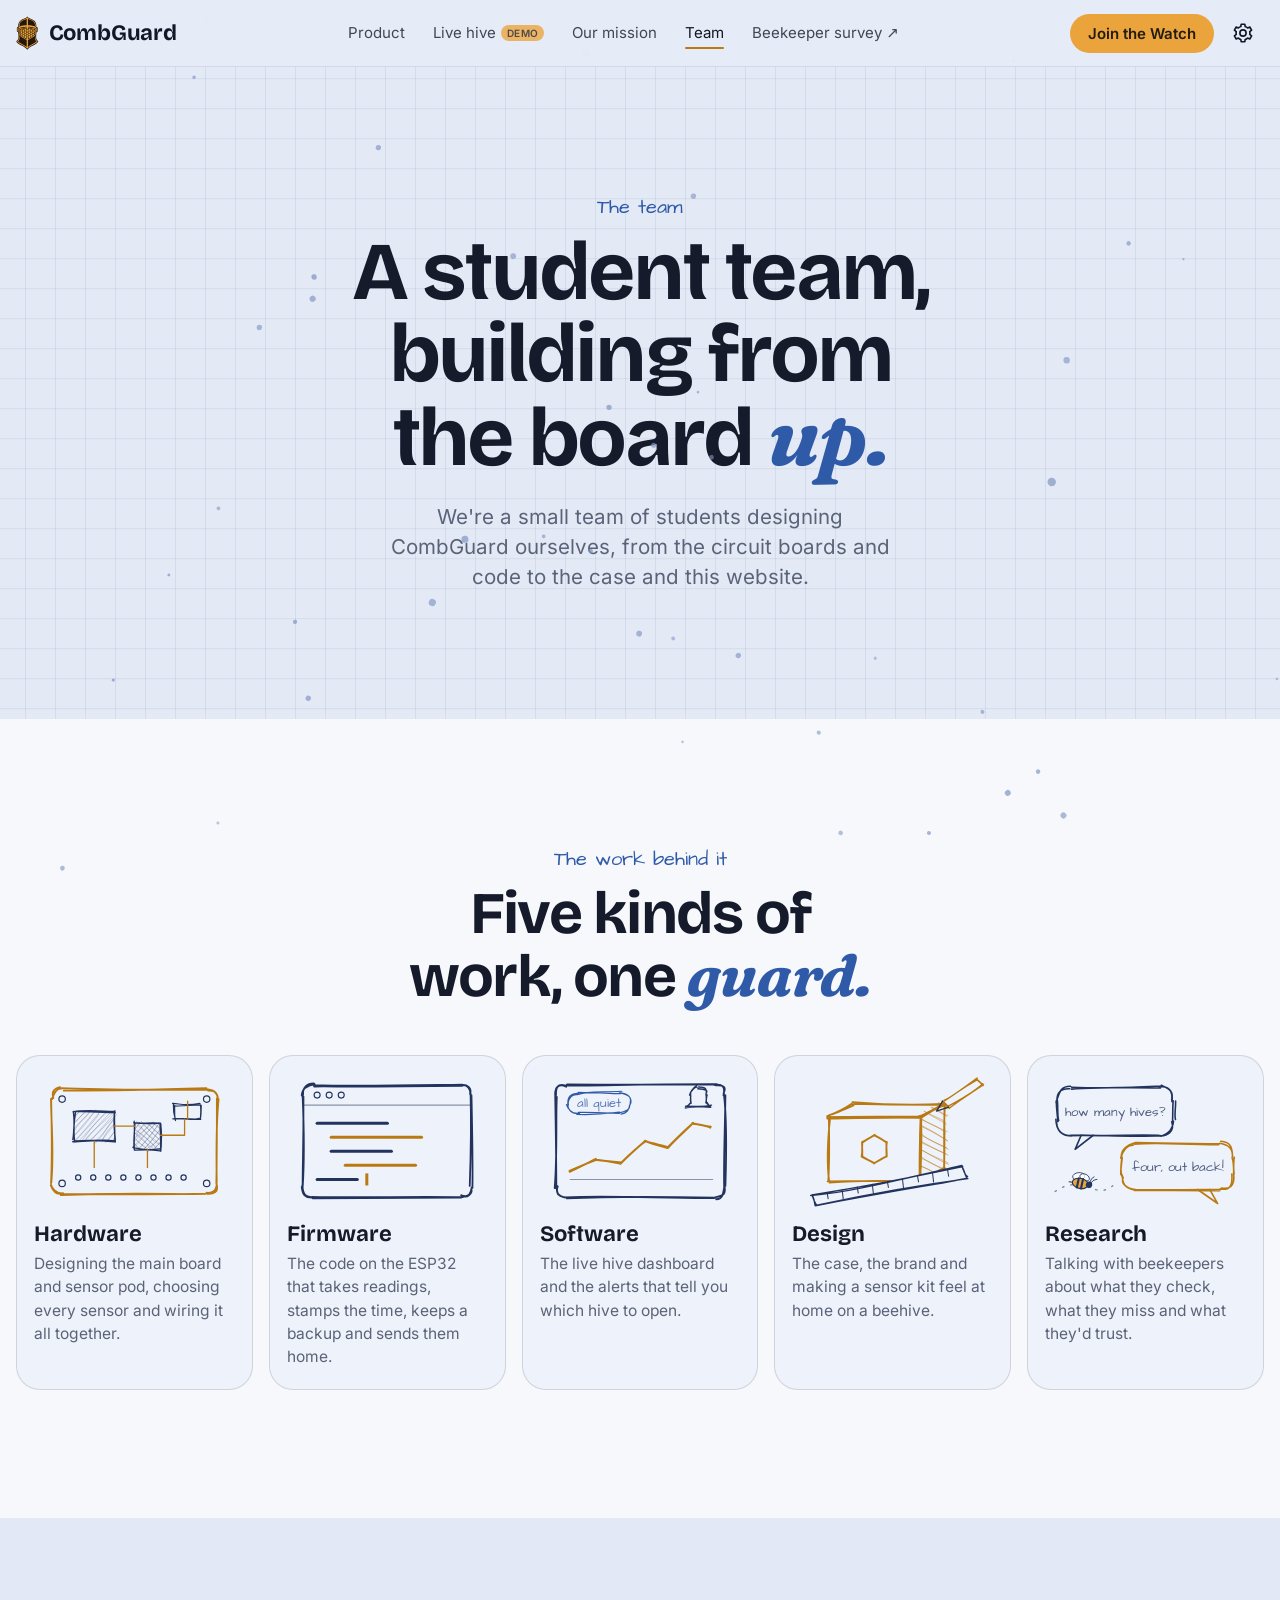
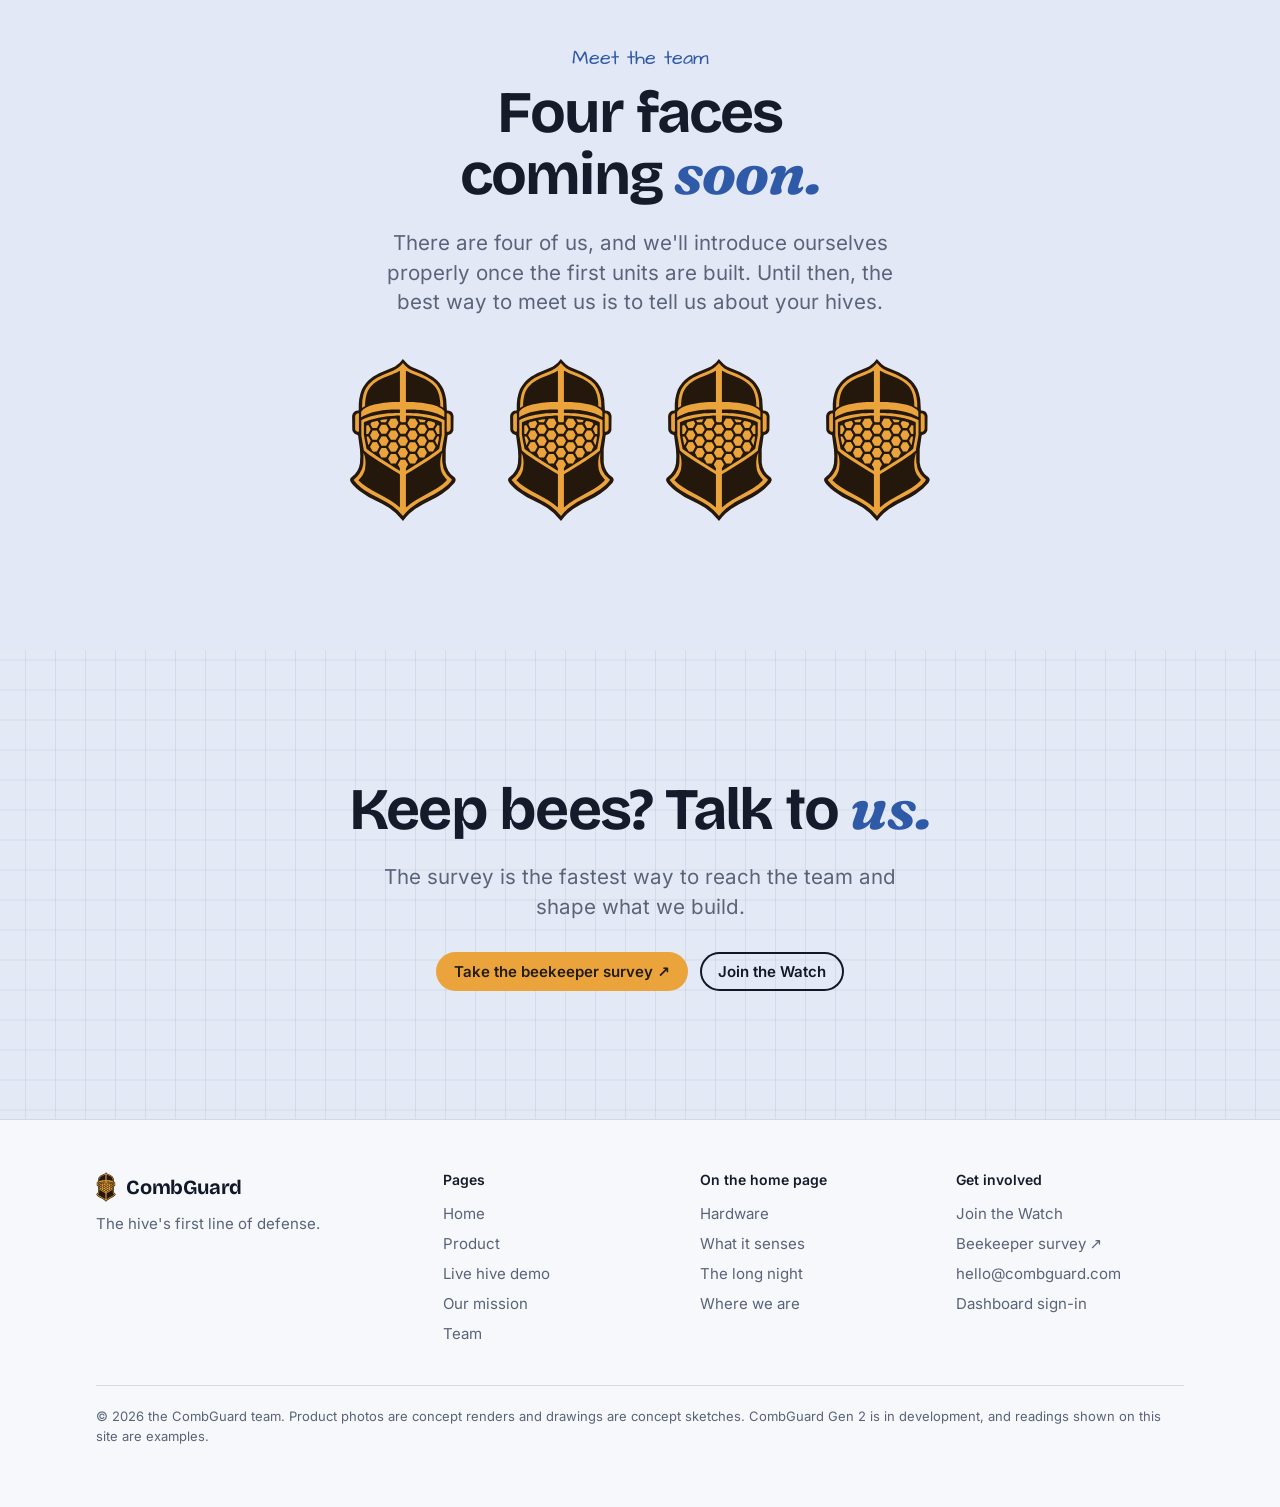
<file: Website/team.html>
<!doctype html>
<html lang="en" data-page="team">
<head>
<meta charset="utf-8">
<meta name="viewport" content="width=device-width, initial-scale=1, viewport-fit=cover">
<title>Team · CombGuard</title>
<meta name="description" content="CombGuard is built by a student team of four, from the circuit boards and code to the case and this website.">
<meta name="theme-color" content="#FFFAF0">
<link rel="icon" href="assets/favicon.svg" type="image/svg+xml">
<link rel="icon" href="assets/favicon-32.png" sizes="32x32" type="image/png">
<link rel="apple-touch-icon" href="assets/apple-touch-icon.png">
<link rel="manifest" href="site.webmanifest">
<meta property="og:type" content="website">
<meta property="og:site_name" content="CombGuard">
<meta property="og:title" content="Team · CombGuard">
<meta property="og:description" content="CombGuard is built by a student team of four, from the circuit boards and code to the case and this website.">
<link rel="canonical" href="https://combguard.com/team">
<meta property="og:url" content="https://combguard.com/team">
<meta property="og:image" content="https://combguard.com/assets/og-image.jpg">
<meta property="og:image:width" content="1200">
<meta property="og:image:height" content="630">
<meta property="og:image:alt" content="The CombGuard helm logo with the words: The hive's first line of defense.">
<meta name="twitter:card" content="summary_large_image">
<link rel="preload" href="assets/cg-700.woff2" as="font" type="font/woff2" crossorigin>
<link rel="preload" href="assets/inter-400.woff2" as="font" type="font/woff2" crossorigin>
<link rel="stylesheet" href="assets/cg.css?v=283596e3">
<script>/* set the season and motion settings before the page paints */(function(){var r=document.documentElement,m,c,f;r.classList.add('js');try{m=localStorage.getItem('cg-season-mode');c=localStorage.getItem('cg-calm');f=localStorage.getItem('cg-fx');}catch(e){}var d=new Date().getMonth(),s=m&&m!=='auto'?m:d>=2&&d<=4?'spring':d>=5&&d<=7?'summer':d>=8&&d<=10?'fall':'winter';r.setAttribute('data-season',s);if(c==='1'||(c==null&&window.matchMedia&&matchMedia('(prefers-reduced-motion: reduce)').matches))r.classList.add('calm');if(f==='0')r.classList.add('nofx');if(r.getAttribute('data-page')==='home'&&!location.hash)r.classList.add('in-scene');})();</script>
<script defer src="assets/rough.js?v=658d9ad6"></script>
<script defer src="assets/shell.js?v=cc87b306"></script>
<script defer src="assets/sketches.js?v=2d78f350"></script>
</head>
<body>
<svg class="helm-sprite" aria-hidden="true" focusable="false"><symbol id="helm" viewBox="190 30 644 964"><path fill="#24180C" d="M511 41 L493 63 L465 85 L445 95 L372 125 L336 146 L312 165 L298 179 L281 202 L271 221 L263 243 L256 274 L253 303 L253 341 L251 343 L237 345 L225 352 L217 364 L214 376 L215 458 L218 466 L227 478 L235 483 L246 486 L249 490 L260 572 L262 609 L260 652 L254 677 L245 696 L230 716 L207 737 L203 743 L202 752 L207 764 L218 778 L240 800 L258 815 L310 849 L392 891 L430 913 L469 943 L512 990 L532 965 L550 946 L585 918 L632 890 L709 851 L740 832 L780 802 L814 766 L820 753 L820 744 L815 736 L792 716 L778 697 L767 672 L762 647 L762 570 L773 491 L776 486 L785 484 L794 479 L801 472 L807 460 L808 374 L802 358 L796 351 L783 344 L771 343 L769 341 L765 277 L758 245 L749 219 L740 202 L726 182 L711 166 L687 147 L638 119 L578 95 L558 85 L540 72Z"/><path fill="#EBA43C" fill-rule="evenodd" d="M554 598 L538 624 L542 634 L554 653 L582 653 L597 628 L598 624 L582 598ZM441 598 L426 623 L426 627 L441 653 L470 653 L485 627 L483 620 L472 601 L469 598ZM611 563 L609 564 L597 585 L595 592 L608 615 L611 618 L636 618 L649 597 L652 589 L637 563ZM496 565 L482 590 L482 592 L495 613 L495 615 L500 618 L526 618 L541 592 L540 587 L525 563 L501 563ZM387 563 L382 569 L371 591 L384 615 L387 618 L412 618 L416 614 L429 590 L414 564 L412 563ZM664 529 L654 545 L649 557 L664 583 L688 583 L703 555 L688 529ZM554 529 L551 532 L538 555 L539 559 L554 583 L565 583 L566 584 L583 583 L598 557 L597 553 L585 532 L582 529ZM441 529 L426 554 L426 558 L441 583 L449 584 L470 583 L485 557 L481 547 L470 529ZM358 528 L334 529 L320 554 L320 558 L335 583 L343 584 L359 583 L374 556 L362 533ZM723 495 L714 495 L712 497 L700 520 L713 546 L715 543 L720 519ZM497 495 L482 521 L486 530 L498 549 L526 549 L541 523 L539 516 L526 495ZM300 495 L299 500 L309 546 L314 539 L322 523 L322 519 L311 498 L308 495ZM610 495 L595 520 L595 523 L608 546 L611 549 L637 549 L652 521 L637 495 L627 495 L626 494ZM386 495 L371 520 L371 523 L386 549 L413 549 L428 523 L428 520 L413 495 L403 495 L402 494ZM664 460 L652 480 L649 488 L663 514 L665 515 L688 515 L702 489 L702 485 L688 460ZM554 460 L547 470 L538 488 L553 514 L580 515 L587 508 L598 486 L585 463 L582 460ZM441 460 L426 485 L426 489 L441 515 L457 515 L458 514 L469 515 L485 488 L482 480 L470 460ZM334 460 L320 486 L320 489 L334 514 L336 515 L359 514 L374 487 L359 460ZM713 430 L700 452 L700 455 L712 479 L714 481 L724 481 L725 480 L725 432 L720 430ZM302 430 L297 432 L297 480 L298 481 L308 481 L321 458 L322 452 L310 430ZM611 426 L597 448 L595 454 L610 480 L637 480 L652 455 L652 452 L637 426ZM498 426 L488 441 L482 454 L497 480 L526 480 L541 454 L541 451 L526 426ZM386 426 L377 440 L371 454 L386 480 L413 480 L427 457 L428 452 L413 426ZM659 404 L650 420 L663 444 L665 446 L688 446 L701 424 L697 415 L694 412 L684 410 L681 408ZM363 403 L328 412 L322 421 L322 425 L333 445 L335 446 L358 446 L360 444 L373 420ZM602 394 L603 398 L612 412 L638 412 L645 401 L630 397ZM421 394 L399 396 L378 401 L385 412 L412 412ZM553 390 L538 417 L541 425 L554 446 L582 446 L588 438 L599 419 L599 417 L583 391ZM440 391 L425 417 L426 422 L441 446 L469 446 L486 417 L480 404 L472 390ZM769 360 L768 361 L768 466 L769 467 L779 467 L786 462 L790 455 L791 449 L791 378 L789 371 L782 363 L778 361ZM252 360 L244 361 L240 363 L235 368 L232 375 L232 453 L235 460 L244 467 L254 466 L254 362ZM511 65 L506 72 L489 89 L477 98 L457 109 L400 132 L360 152 L336 168 L312 190 L296 212 L288 228 L280 251 L274 283 L272 327 L277 326 L290 317 L290 303 L293 274 L299 248 L304 234 L311 220 L322 204 L341 185 L369 166 L395 153 L455 129 L457 127 L460 127 L478 119 L491 111 L494 113 L494 291 L492 293 L462 293 L461 294 L444 294 L443 295 L430 295 L420 297 L401 298 L344 308 L315 317 L296 326 L280 336 L267 350 L267 382 L269 383 L279 376 L306 363 L333 354 L363 347 L394 342 L424 339 L437 339 L438 338 L492 337 L494 339 L494 356 L492 358 L458 358 L457 359 L426 360 L365 368 L325 377 L303 384 L281 393 L268 401 L268 490 L283 578 L309 599 L368 639 L464 699 L487 712 L494 718 L494 908 L492 910 L469 891 L434 867 L398 846 L333 811 L300 791 L273 772 L251 752 L269 731 L277 719 L287 697 L290 684 L293 653 L292 632 L288 609 L282 594 L281 594 L280 651 L277 668 L272 685 L257 714 L244 730 L224 748 L224 751 L243 774 L262 791 L285 808 L337 839 L339 839 L352 847 L356 848 L416 880 L449 901 L481 927 L512 961 L529 940 L553 917 L567 906 L605 881 L700 831 L742 805 L775 778 L791 761 L799 749 L773 724 L763 711 L763 709 L755 696 L749 681 L742 645 L742 631 L741 630 L742 594 L741 594 L739 597 L733 618 L730 640 L730 663 L733 687 L738 704 L744 717 L760 739 L769 748 L769 750 L760 760 L742 776 L711 798 L589 867 L558 888 L531 910 L529 909 L529 718 L536 712 L559 699 L655 639 L711 601 L740 578 L741 566 L755 486 L755 401 L751 398 L730 388 L708 380 L658 368 L594 360 L564 359 L563 358 L531 358 L529 356 L529 339 L531 337 L586 338 L587 339 L620 341 L661 347 L686 353 L714 362 L742 375 L752 382 L754 382 L754 349 L744 338 L733 330 L712 319 L686 310 L655 303 L622 298 L580 295 L579 294 L531 293 L529 291 L529 113 L532 111 L556 124 L593 138 L638 158 L663 172 L682 186 L696 200 L705 212 L714 228 L720 243 L724 257 L728 280 L730 299 L730 316 L731 318 L741 323 L746 327 L748 326 L747 293 L743 265 L738 245 L727 217 L709 190 L687 169 L655 148 L618 130 L566 109 L544 97 L527 83ZM286 411 L316 399 L369 385 L420 377 L468 374 L469 373 L492 373 L494 375 L494 403 L500 412 L525 412 L529 406 L529 375 L531 373 L570 374 L619 379 L672 389 L713 401 L736 411 L739 414 L739 487 L724 567 L710 579 L663 612 L531 696 L529 694 L529 682 L540 663 L541 658 L525 632 L498 632 L482 659 L482 661 L494 681 L494 694 L492 696 L372 620 L299 568 L289 521 L283 484 L283 414Z"/></symbol></svg>
<a class="skip" href="#main">Skip to content</a>
<header class="nav" id="nav">
  <div class="nav-in">
    <a class="brand" href="index.html#problem" aria-label="CombGuard home"><svg viewBox="0 0 644 964" aria-hidden="true" focusable="false"><use href="#helm"/></svg>CombGuard</a>
    <nav class="nav-links" aria-label="Pages">
      <a href="product.html" data-nav="product">Product</a>
      <a href="demo.html" data-nav="dashboard">Live hive<span class="demo-tag">demo</span></a>
      <a href="mission.html" data-nav="mission">Our mission</a>
      <a href="team.html" data-nav="team">Team</a>
      <a href="https://forms.gle/HvKqPn7JhiQj5WCf8" target="_blank" rel="noopener">Beekeeper survey <span aria-hidden="true">&#8599;</span></a>
    </nav>
    <div class="nav-r">
      <a class="cta" href="index.html#join">Join the Watch</a>
      <button class="icon-btn" id="set-btn" type="button" aria-label="Settings" aria-expanded="false" aria-controls="settings"><svg viewBox="0 0 24 24" aria-hidden="true"><path d="M12 8.6a3.4 3.4 0 1 0 0 6.8 3.4 3.4 0 0 0 0-6.8Z" fill="none" stroke="currentColor" stroke-width="1.8"/><path d="M19.4 13.5a7.7 7.7 0 0 0 0-3l2-1.6-2-3.4-2.4 1a7.6 7.6 0 0 0-2.6-1.5L14 2.5h-4l-.4 2.5A7.6 7.6 0 0 0 7 6.5l-2.4-1-2 3.4 2 1.6a7.7 7.7 0 0 0 0 3l-2 1.6 2 3.4 2.4-1a7.6 7.6 0 0 0 2.6 1.5l.4 2.5h4l.4-2.5a7.6 7.6 0 0 0 2.6-1.5l2.4 1 2-3.4Z" fill="none" stroke="currentColor" stroke-width="1.8" stroke-linejoin="round"/></svg></button>
      <button class="icon-btn menu-btn" id="menu-btn" type="button" aria-label="Menu" aria-expanded="false" aria-controls="menu"><svg viewBox="0 0 24 24" aria-hidden="true"><path d="M4 7h16M4 12h16M4 17h16" stroke="currentColor" stroke-width="2" stroke-linecap="round"/></svg></button>
    </div>
  </div>
  <div class="panel settings" id="settings" hidden role="dialog" aria-label="Settings">
    <div class="panel-in">
      <p class="panel-t">Settings</p>
      <p class="set-l" id="season-l">Season colors</p>
      <div class="seg" role="radiogroup" aria-labelledby="season-l" id="season-seg">
        <button type="button" role="radio" data-s="auto" aria-checked="true"><i class="sw auto"></i>Auto</button>
        <button type="button" role="radio" data-s="spring" aria-checked="false"><i class="sw" style="background:#F8DCE3"></i>Spring</button>
        <button type="button" role="radio" data-s="summer" aria-checked="false"><i class="sw" style="background:#D3EFEA"></i>Summer</button>
        <button type="button" role="radio" data-s="fall" aria-checked="false"><i class="sw" style="background:#F6D6AE"></i>Fall</button>
        <button type="button" role="radio" data-s="winter" aria-checked="false"><i class="sw" style="background:#E3EAF6"></i>Winter</button>
      </div>
      <p class="set-hint" id="auto-hint">Auto follows today's date.</p>
      <label class="sw-row"><span><b>Season effects</b><small>Snow, petals, falling leaves and wind across the page</small></span><input type="checkbox" id="opt-fx" checked><i aria-hidden="true"></i></label>
      <label class="sw-row"><span><b>Reduce motion</b><small>Calmer scrolling and no drawing animations</small></span><input type="checkbox" id="opt-calm"><i aria-hidden="true"></i></label>
      <p class="set-hint">Saved on this device.</p>
    </div>
  </div>
  <div class="panel menu" id="menu" hidden>
    <div class="panel-in">
      <a href="index.html#problem">Home</a><a href="product.html">Product</a><a href="demo.html">Live hive demo</a><a href="mission.html">Our mission</a><a href="team.html">Team</a>
      <a href="https://forms.gle/HvKqPn7JhiQj5WCf8" target="_blank" rel="noopener">Beekeeper survey &#8599;</a>
      <a class="cta" href="index.html#join">Join the Watch</a>
    </div>
  </div>
</header>
<canvas id="pfx" aria-hidden="true"></canvas>

<div class="page" data-page="team" id="page-team">
<main id="main">
<section class="sec paper t-hero">
  <div class="wrap center">
    <p class="kicker" data-rv>The team</p>
    <h1 class="big" data-words>A student team, building from the board <em>up.</em></h1>
    <p class="lede" data-rv>We're a small team of students designing CombGuard ourselves, from the circuit boards and code to the case and this website.</p>
  </div>
</section>

<section class="sec" id="work">
  <div class="wrap wide">
    <div class="center"><p class="kicker" data-rv>The work behind it</p><h2 class="mid" data-words>Five kinds of work, one <em>guard.</em></h2></div>
    <div class="roles" data-stagger>
      <div class="role" data-rv><svg class="sk" data-art="rboard" viewBox="0 0 200 140" aria-hidden="true"></svg><h3>Hardware</h3><p>Designing the main board and sensor pod, choosing every sensor and wiring it all together.</p></div>
      <div class="role" data-rv><svg class="sk" data-art="rcode" viewBox="0 0 200 140" aria-hidden="true"></svg><h3>Firmware</h3><p>The code on the ESP32 that takes readings, stamps the time, keeps a backup and sends them home.</p></div>
      <div class="role" data-rv><svg class="sk" data-art="rdash" viewBox="0 0 200 140" aria-hidden="true"></svg><h3>Software</h3><p>The live hive dashboard and the alerts that tell you which hive to open.</p></div>
      <div class="role" data-rv><svg class="sk" data-art="rcase" viewBox="0 0 200 140" aria-hidden="true"></svg><h3>Design</h3><p>The case, the brand and making a sensor kit feel at home on a beehive.</p></div>
      <div class="role" data-rv><svg class="sk" data-art="rtalk" viewBox="0 0 200 140" aria-hidden="true"></svg><h3>Research</h3><p>Talking with beekeepers about what they check, what they miss and what they'd trust.</p></div>
    </div>
  </div>
</section>

<section class="sec alt" id="faces">
  <div class="wrap center">
    <p class="kicker" data-rv>Meet the team</p><h2 class="mid" data-words>Four faces coming <em>soon.</em></h2>
    <p class="lede" data-rv>There are four of us, and we'll introduce ourselves properly once the first units are built. Until then, the best way to meet us is to tell us about your hives.</p>
    <div class="helms" data-stagger><span data-rv><svg viewBox="0 0 644 964" aria-hidden="true" focusable="false"><use href="#helm"/></svg></span><span data-rv><svg viewBox="0 0 644 964" aria-hidden="true" focusable="false"><use href="#helm"/></svg></span><span data-rv><svg viewBox="0 0 644 964" aria-hidden="true" focusable="false"><use href="#helm"/></svg></span><span data-rv><svg viewBox="0 0 644 964" aria-hidden="true" focusable="false"><use href="#helm"/></svg></span></div>
  </div>
</section>

<section class="sec paper cta-band">
  <div class="wrap center"><h2 class="mid" data-words>Keep bees? Talk to <em>us.</em></h2><p class="lede" data-rv>The survey is the fastest way to reach the team and shape what we build.</p>
    <div class="btn-row" data-rv><a class="cta" href="https://forms.gle/HvKqPn7JhiQj5WCf8" target="_blank" rel="noopener">Take the beekeeper survey &#8599;</a><a class="cta ghost" href="index.html#join">Join the Watch</a></div></div>
</section>
</main>
</div>


<footer class="foot">
  <div class="wrap">
    <div class="foot-grid">
      <div><a class="brand" href="index.html#problem"><svg viewBox="0 0 644 964" aria-hidden="true" focusable="false"><use href="#helm"/></svg>CombGuard</a><p>The hive's first line of defense.</p></div>
      <div><h4>Pages</h4><a href="index.html#problem">Home</a><a href="product.html">Product</a><a href="demo.html">Live hive demo</a><a href="mission.html">Our mission</a><a href="team.html">Team</a></div>
      <div><h4>On the home page</h4><a href="index.html#hardware">Hardware</a><a href="index.html#senses">What it senses</a><a href="index.html#watch">The long night</a><a href="index.html#progress">Where we are</a></div>
      <div><h4>Get involved</h4><a href="index.html#join">Join the Watch</a><a href="https://forms.gle/HvKqPn7JhiQj5WCf8" target="_blank" rel="noopener">Beekeeper survey &#8599;</a><a href="mailto:hello@combguard.com">hello@combguard.com</a><a href="dashboard.html">Dashboard sign-in</a></div>
    </div>
    <p class="fine">&copy; 2026 the CombGuard team. Product photos are concept renders and drawings are concept sketches. CombGuard Gen 2 is in development, and readings shown on this site are examples.</p>
  </div>
</footer>
</body>
</html>
</file>
<file: Website/assets/cg.css>
/* CombGuard site styles. Season colors live in the :root[data-season=...] blocks near the top. */
html{-webkit-text-size-adjust:100%;text-size-adjust:100%}
body{margin:0}
img{max-width:100%}
[hidden]{display:none!important}
@font-face{font-family:'CG';font-weight:700;font-style:normal;font-display:swap;src:url(cg-700.woff2) format('woff2')}
@font-face{font-family:'CG';font-weight:700;font-style:normal;font-display:swap;unicode-range:U+0074,U+006C;size-adjust:107%;src:url(cg-tl-700.woff2) format('woff2')}
@font-face{font-family:'Fraunces';font-weight:700;font-style:italic;font-display:swap;src:url(fraunces-700-italic.woff2) format('woff2')}
@font-face{font-family:'Inter';font-weight:400;font-style:normal;font-display:swap;src:url(inter-400.woff2) format('woff2')}
@font-face{font-family:'Inter';font-weight:600;font-style:normal;font-display:swap;src:url(inter-600.woff2) format('woff2')}
@font-face{font-family:'Architects Daughter';font-weight:400;font-style:normal;font-display:swap;src:url(architects-daughter-400.woff2) format('woff2')}
/* Layout: a long scroll track holding one sticky drafting-paper stage. A pencil-drawn world (sky, tree line, forest, clearing) pans upward in three parallax layers as you scroll down to a hive. Text and close-up drawings swap sides each beat around the centered hive. */
:root{
  --paper:#D3EFEA; --grid:rgba(11,111,120,.10); --line:#0E3A40; --ink:#0F1C1F; --acc:#0B6F78; --hl:#C27A12; --pt:#0E3A40;
  --bg:#FFFAF0; --fg:#14262A; --muted:#5A6A66; --honey:#EBA43C; --honey-ink:#231C12; --rule:rgba(20,38,42,.14); --card:#EEF9F6; --photo:#FFFDF8;
  --f-display:'CG','Bricolage Grotesque',system-ui,sans-serif;
  --f-accent:'Fraunces',Georgia,serif;
  --f-body:'Inter',system-ui,-apple-system,sans-serif;
  --f-hand:'Architects Daughter','Segoe Print','Bradley Hand',cursive;
  color-scheme:light;
}
:root[data-season="spring"]{--paper:#F8DCE3;--grid:rgba(120,40,70,.08);--line:#3B2A30;--ink:#1E1A1B;--acc:#3F7A2E;--hl:#B86E12;--pt:#D2668A;--card:#FCEFF2;--bg:#FDF8F8;--fg:#2A2224;--muted:#6E6265;--rule:rgba(42,34,36,.14)}
:root[data-season="summer"]{--paper:#D3EFEA;--grid:rgba(11,111,120,.10);--line:#0E3A40;--ink:#0F1C1F;--acc:#0B6F78;--hl:#C27A12;--pt:#0E3A40;--card:#EEF9F6;--bg:#FFFAF0;--fg:#14262A;--muted:#5A6A66;--rule:rgba(20,38,42,.14)}
:root[data-season="fall"]{--paper:#F6D6AE;--grid:rgba(120,60,10,.10);--line:#3A2412;--ink:#1F150C;--acc:#A23E0E;--hl:#9A3D10;--pt:#B0480F;--card:#FBEBD6;--bg:#FDF5EA;--fg:#2A1C10;--muted:#6A5946;--rule:rgba(42,28,16,.14)}
:root[data-season="winter"]{--paper:#E3EAF6;--grid:rgba(34,52,94,.08);--line:#22345E;--ink:#111827;--acc:#2F5AA8;--hl:#B97A14;--pt:#7F93C2;--card:#EEF2FA;--photo:#F4F7FD;--bg:#F6F8FC;--fg:#151B2A;--muted:#5A6378;--rule:rgba(21,27,42,.14)}
:root[data-season="winter"] .no-winter{display:none}
:root:not([data-season="spring"]) .ss-spring{display:none}
:root:not([data-season="fall"]) .ss-fall{display:none}
:root:not([data-season="winter"]) .ss-winter{display:none}

*{box-sizing:border-box}
a{color:inherit}
:focus-visible{outline:3px solid var(--honey);outline-offset:3px;border-radius:6px}


.hero{position:relative;height:900vh;background:var(--paper);transition:background .6s}
.stage{position:sticky;top:0;height:100vh;height:100svh;overflow:hidden;background-color:var(--paper);
  background-image:linear-gradient(var(--grid) 1px,transparent 1px),linear-gradient(90deg,var(--grid) 1px,transparent 1px);background-size:30px 30px;background-position:center}
.layers{position:absolute;inset:0;overflow:hidden}
.lyr{position:absolute;left:0;top:0;overflow:hidden;will-change:transform;transform-origin:0 0}
#fx{position:absolute;inset:0;width:100%;height:100%;pointer-events:none;z-index:2}
.lyr .ln{fill:none;stroke:var(--line);stroke-linecap:round;stroke-linejoin:round}
.lyr .soft{opacity:.5}
.lyr .faint{opacity:.3}
.lyr .hatch{fill:none;stroke:var(--line);opacity:.3;stroke-linecap:round}
.lyr .hl{stroke:var(--hl)}
.lyr .hl.hatch{stroke:var(--hl);opacity:.55}
.lyr .pk{stroke:var(--pt)}
.lyr .pk.hatch{stroke:var(--pt);opacity:.45}
.lyr .hid{stroke-dasharray:9 7}
.lyr .trail{fill:none;stroke:var(--line);stroke-width:1.5;stroke-dasharray:2 7;stroke-linecap:round;opacity:.5}
.lyr .occ{fill:var(--paper);stroke:none}
.lyr .solid{stroke:none}
.lyr .dot{fill:var(--hl);stroke:none}
.lyr .ink{fill:var(--line);stroke:none}
.lyr text{font-family:var(--f-hand);font-size:22px;fill:var(--line)}
.lyr .pframe{fill:var(--photo);stroke:none}
.lyr .tape{fill:var(--honey);stroke:none;opacity:.45}
.lyr text.small{font-size:15px;opacity:.75}
.lyr text.cap{fill:#2B2A28}
.lyr .gust{fill:none;stroke:var(--line);stroke-width:1.4;stroke-linecap:round;opacity:.4}

.beat{position:absolute;z-index:3;top:50%;transform:translateY(-50%);width:min(28vw,430px);color:var(--ink);visibility:hidden}
.beat.L{left:max(32px,calc(env(safe-area-inset-left,0px) + 32px),3vw)}
.beat.R{right:max(92px,calc(env(safe-area-inset-right,0px) + 92px),6vw)}
.beat h2,.beat p,.beat .mark,.beat .note{text-shadow:0 0 2px var(--paper),0 0 4px var(--paper),1px 1px 0 var(--paper),-1px -1px 0 var(--paper),1px -1px 0 var(--paper),-1px 1px 0 var(--paper),2px 0 0 var(--paper),-2px 0 0 var(--paper),0 2px 0 var(--paper),0 -2px 0 var(--paper)}
.beat svg.hw{display:block;height:clamp(110px,12vw,180px);max-width:100%;overflow:visible;margin:0 0 0 -6px}
.hw .halo{fill:none;stroke:var(--paper);stroke-width:12;stroke-linejoin:round}
.hw .o{fill:none;stroke:var(--acc);stroke-width:2.8;stroke-linecap:round;stroke-linejoin:round}
.hw .o2{fill:none;stroke:var(--acc);stroke-width:1.2;stroke-linecap:round;stroke-linejoin:round;opacity:.55}
.hw .f{stroke:none;fill:var(--acc)}
.beat p{margin:14px 0 0;font:400 clamp(17px,1.35vw,20px)/1.5 var(--f-body);color:var(--ink);max-width:32ch}
.beat .lead{margin:0;font:400 clamp(21px,1.9vw,28px)/1.38 var(--f-body);letter-spacing:-.005em;max-width:22ch}
.beat h2{margin:0;font:700 clamp(32px,3.3vw,50px)/1.04 var(--f-display);letter-spacing:-.02em;text-wrap:balance}
.beat em{font-family:var(--f-accent);font-style:italic;font-weight:700;color:var(--acc)}
.settle .mark{display:flex;align-items:center;justify-content:center;gap:12px;font:700 clamp(28px,2.6vw,38px)/1 var(--f-display);letter-spacing:-.02em;margin-bottom:18px}
.settle .mark svg{width:clamp(38px,3.2vw,50px);height:auto}
.settle .btns{display:flex;flex-wrap:wrap;justify-content:center;gap:12px;margin-top:22px}
.settle .note{margin-top:16px;font:400 15px/1.4 var(--f-hand);opacity:.8}
.hint{position:absolute;z-index:3;left:50%;bottom:22px;transform:translateX(-50%);font:400 17px/1 var(--f-hand);color:var(--line);display:flex;flex-direction:column;align-items:center;gap:8px;transition:opacity .6s}
.hint span{width:2px;height:28px;background:var(--line);animation:drip 1.8s ease-in-out infinite;transform-origin:top}
@keyframes drip{0%{transform:scaleY(0)}50%{transform:scaleY(1)}100%{transform:scaleY(1);opacity:0}}

.wrap{max-width:1120px;margin:0 auto;padding-left:max(16px,env(safe-area-inset-left,0px));padding-right:max(16px,env(safe-area-inset-right,0px))}

@media (max-width:820px){
  .hero{height:800vh}
  .beat,.beat.L,.beat.R{left:max(18px,env(safe-area-inset-left,0px));right:max(18px,env(safe-area-inset-right,0px));width:auto;top:80px;transform:none}
  
  .beat svg.hw{height:clamp(76px,22vw,110px)}
  .beat h2{font-size:clamp(28px,8vw,38px)}
  .beat .lead{font-size:clamp(20px,5.6vw,24px)}
}

/* the closing frame: logo, name, line and buttons, centered over the clearing */
.beat.settle{left:50%;right:auto;top:clamp(78px,10vh,104px);transform:translateX(-50%);width:min(94vw,1000px);text-align:center}
.beat.settle::before{content:"";position:absolute;inset:-24px 6% -16px;z-index:-1;background:radial-gradient(closest-side,var(--paper) 55%,color-mix(in srgb,var(--paper) 60%,transparent) 78%,transparent);pointer-events:none}
.beat.settle h2{font-size:clamp(32px,3.7vw,54px);max-width:none}
.settle .mark{margin-bottom:10px}
.settle .mark svg{width:clamp(44px,3.8vw,60px)}
.settle .note{margin-top:12px}
.bw{display:inline-block}
.beat.showing .bw{will-change:opacity,transform}
/* story progress along the right edge */
.rail{position:absolute;z-index:4;right:max(14px,env(safe-area-inset-right,0px));top:50%;transform:translateY(-50%);display:flex;flex-direction:column;gap:22px;padding:6px 0}
.rail::before{content:"";position:absolute;right:5px;top:12px;bottom:12px;width:2px;background:color-mix(in srgb,var(--line) 18%,transparent)}
.rail i{position:absolute;right:5px;top:12px;bottom:12px;width:2px;background:var(--hl);transform-origin:top;transform:scaleY(0)}
.rail button{position:relative;appearance:none;border:0;background:none;padding:0 22px 0 0;cursor:pointer;font:400 15px/1 var(--f-hand);color:var(--line);opacity:.55;text-align:right;transition:opacity .4s}
.rail button::after{content:"";position:absolute;right:0;top:50%;width:12px;height:12px;margin-top:-6px;border-radius:50%;background:var(--paper);box-shadow:inset 0 0 0 2px color-mix(in srgb,var(--line) 40%,transparent);transition:background .4s,box-shadow .4s}
.rail button.past::after,.rail button.on::after{background:var(--hl);box-shadow:none}
.rail button.on{opacity:1}
.rail button span{transition:opacity .4s}
.rail button:not(.on) span{opacity:0}
.rail:hover button span{opacity:1}
@media (max-width:820px){.rail{display:none}
  .beat.settle{top:76px;width:calc(100vw - 32px)}
  .beat.settle::before{inset:-30px -16px -30px}}

.lyr .trail.sky{opacity:.26}
/* invisible layer over the drawing that catches scroll gestures (see hero.js) */
.catch{position:absolute;inset:0;z-index:2}
/* Skip intro: bottom right of the opening scene */
.skip-intro{position:absolute;z-index:5;right:max(20px,calc(env(safe-area-inset-right,0px) + 20px));bottom:max(20px,calc(env(safe-area-inset-bottom,0px) + 20px));
  display:inline-flex;align-items:center;gap:6px;padding:10px 14px 10px 18px;border-radius:99px;background:color-mix(in srgb,var(--paper) 85%,transparent);
  -webkit-backdrop-filter:blur(10px);backdrop-filter:blur(10px);box-shadow:inset 0 0 0 1px color-mix(in srgb,var(--line) 22%,transparent),0 6px 18px -10px rgba(0,0,0,.35);
  color:var(--ink);font:600 15px/1 var(--f-body);text-decoration:none;transition:opacity .4s,transform .4s,background-color .2s}
.skip-intro svg{width:16px;height:16px;fill:none;stroke:currentColor;stroke-width:2;stroke-linecap:round;stroke-linejoin:round}
.skip-intro:hover{background:var(--paper)}
.skip-intro:focus-visible{outline:2px solid var(--hl);outline-offset:3px}
.skip-intro.gone{opacity:0;transform:translateY(8px);pointer-events:none;visibility:hidden;transition:opacity .4s,transform .4s,visibility 0s .4s}

/* ---------- site shell: nav, settings, pages, reveals ---------- */
*{box-sizing:border-box}
html{scroll-padding-top:72px}
body{background:var(--bg);color:var(--fg);font:400 18px/1.6 var(--f-body);-webkit-font-smoothing:antialiased;transition:background-color .6s}
body::before{content:"";position:fixed;inset:0 0 auto;height:env(safe-area-inset-top,0px);z-index:20;background:var(--paper)}
a{color:inherit}
:focus-visible{outline:3px solid var(--honey);outline-offset:3px;border-radius:6px}
.skip{position:absolute;left:-999px;top:8px;z-index:30;background:var(--honey);color:var(--honey-ink);padding:10px 16px;border-radius:99px;font-weight:600;text-decoration:none}
.skip:focus{left:16px}

.nav{position:sticky;top:env(safe-area-inset-top,0px);z-index:12;background:color-mix(in srgb,var(--paper) 88%,transparent);backdrop-filter:saturate(1.4) blur(14px);-webkit-backdrop-filter:saturate(1.4) blur(14px);transition:background-color .6s;border-bottom:1px solid color-mix(in srgb,var(--line) 10%,transparent)}
.nav-in{display:flex;align-items:center;justify-content:space-between;gap:16px;padding-block:12px;padding-left:max(16px,env(safe-area-inset-left,0px));padding-right:max(16px,env(safe-area-inset-right,0px));max-width:1440px;margin:0 auto;color:var(--ink)}
.brand{display:flex;align-items:center;gap:10px;font:700 22px/1 var(--f-display);letter-spacing:-.01em;text-decoration:none;color:var(--ink)}
.brand svg{width:auto;height:34px;flex:none}
.nav-links{display:flex;gap:28px;font:500 15px/1 var(--f-body)}
.nav-links a{text-decoration:none;opacity:.78;padding:8px 0;position:relative;transition:opacity .2s}
.nav-links a:hover,.nav-links a[aria-current="page"]{opacity:1}
.nav-links a[aria-current="page"]::after{content:"";position:absolute;left:0;right:0;bottom:0;height:2px;border-radius:2px;background:var(--hl)}
.nav-r{display:flex;align-items:center;gap:8px}
.icon-btn{width:42px;height:42px;border-radius:50%;border:0;background:transparent;color:var(--ink);display:grid;place-items:center;cursor:pointer;transition:background .2s}
.icon-btn:hover,.icon-btn[aria-expanded="true"]{background:color-mix(in srgb,var(--ink) 9%,transparent)}
.icon-btn svg{width:22px;height:22px}
.menu-btn{display:none}
.cta{display:inline-flex;align-items:center;gap:6px;background:var(--honey);color:var(--honey-ink);font:600 15px/1 var(--f-body);padding:12px 18px;border-radius:99px;text-decoration:none;white-space:nowrap;border:0;cursor:pointer;transition:transform .2s,box-shadow .2s}
.cta:hover{transform:translateY(-1px);box-shadow:0 6px 18px -8px color-mix(in srgb,var(--honey) 80%,#000)}
.cta.ghost{background:transparent;color:var(--ink);box-shadow:inset 0 0 0 2px currentColor}
.cta.ghost.light{color:var(--nfg)}
.btn-row{display:flex;flex-wrap:wrap;gap:12px;justify-content:center;margin-top:30px}

.panel{position:absolute;right:max(12px,env(safe-area-inset-right,0px));top:calc(100% + 8px);width:min(380px,calc(100vw - 24px));background:var(--bg);color:var(--fg);border-radius:22px;box-shadow:0 24px 60px -20px rgba(0,0,0,.35),0 0 0 1px var(--rule);animation:pop .28s cubic-bezier(.2,.8,.2,1)}
@keyframes pop{from{opacity:0;transform:translateY(-8px) scale(.98)}to{opacity:1;transform:none}}
.panel-in{padding:20px 20px 16px}
.panel-t{margin:0 0 14px;font:700 22px/1 var(--f-display)}
.set-l{margin:0 0 8px;font:600 14px/1 var(--f-body);color:var(--muted)}
.seg{display:grid;grid-template-columns:repeat(5,minmax(0,1fr));gap:4px;padding:4px;border-radius:16px;background:color-mix(in srgb,var(--ink) 7%,transparent)}
.seg button{appearance:none;border:0;background:transparent;color:var(--ink);font:600 12px/1 var(--f-body);padding:10px 2px 9px;border-radius:12px;cursor:pointer;display:flex;flex-direction:column;align-items:center;gap:6px}
.seg button[aria-checked="true"]{background:var(--bg);box-shadow:0 1px 4px rgba(0,0,0,.16)}
.sw{width:16px;height:16px;border-radius:50%;display:block;box-shadow:inset 0 0 0 1px rgba(0,0,0,.18)}
.sw.auto{background:conic-gradient(#F8DCE3 0 25%,#D3EFEA 0 50%,#F6D6AE 0 75%,#E3EAF6 0)}
.set-hint{margin:8px 2px 0;font:400 14px/1.35 var(--f-hand);color:var(--muted)}
.sw-row{display:flex;align-items:center;justify-content:space-between;gap:14px;padding:14px 2px;border-top:1px solid var(--rule);margin-top:12px;cursor:pointer}
.sw-row b{display:block;font:600 15px/1.2 var(--f-body)}
.sw-row small{display:block;font-size:13px;line-height:1.35;color:var(--muted);margin-top:3px}
.sw-row input{position:absolute;opacity:0;pointer-events:none}
.sw-row i{flex:none;width:48px;height:28px;border-radius:99px;background:color-mix(in srgb,var(--ink) 18%,transparent);position:relative;transition:background .25s}
.sw-row i::after{content:"";position:absolute;left:3px;top:3px;width:22px;height:22px;border-radius:50%;background:#fff;box-shadow:0 1px 3px rgba(0,0,0,.3);transition:transform .25s}
.sw-row input:checked+i{background:var(--hl)}
.sw-row input:checked+i::after{transform:translateX(20px)}
.sw-row input:focus-visible+i{outline:3px solid var(--honey);outline-offset:2px}
.menu .panel-in{display:flex;flex-direction:column;gap:4px}
.menu a{display:block;padding:12px 6px;font:600 19px/1.2 var(--f-display);text-decoration:none;border-bottom:1px solid var(--rule)}
.menu a.cta{margin-top:12px;justify-content:center;border:0;font:600 16px/1 var(--f-body)}
@media (max-width:1060px){.nav-links{display:none}.menu-btn{display:grid}}
@media (max-width:560px){.nav-r>.cta{display:none}.brand{font-size:20px}.brand svg{height:30px}}

#pfx{position:fixed;inset:0;width:100vw;height:100vh;pointer-events:none;z-index:9;opacity:.85}

/* pages fade in and rise when you switch */
.page{animation:pagein .6s cubic-bezier(.2,.8,.2,1)}
@keyframes pagein{from{opacity:0;transform:translateY(14px)}to{opacity:1;transform:none}}

/* Apple-style reveals: fade and rise as each piece scrolls into view */
.js [data-rv]{opacity:0;transform:translateY(34px);transition:opacity .9s cubic-bezier(.2,.7,.2,1),transform .9s cubic-bezier(.2,.7,.2,1);transition-delay:calc(var(--d,0)*110ms)}
.js [data-rv].in{opacity:1;transform:none}
.js [data-words] .w{display:inline-block;opacity:0;transform:translateY(.38em);filter:blur(6px);transition:opacity .8s cubic-bezier(.2,.7,.2,1),transform .8s cubic-bezier(.2,.7,.2,1),filter .8s;transition-delay:calc(var(--i)*70ms)}
.js [data-words].in .w{opacity:1;transform:none;filter:none}
.calm [data-rv],.calm [data-words] .w{opacity:1!important;transform:none!important;filter:none!important;transition:none!important}
.calm .page{animation:none}

/* footer */
.foot{border-top:1px solid var(--rule);padding-block:52px 60px;color:var(--muted);font-size:15px;line-height:1.6;background:var(--bg)}
.foot-grid{display:grid;grid-template-columns:1.4fr repeat(3,minmax(0,1fr));gap:28px}
.foot .brand{font-size:20px;margin-bottom:10px}.foot .brand svg{height:30px}
.foot p{margin:0}
.foot h4{margin:0 0 10px;font:600 14px/1.2 var(--f-body);color:var(--fg)}
.foot-grid a:not(.brand){text-decoration:none;display:block;padding-block:3px}.foot-grid a:not(.brand):hover{text-decoration:underline}
.foot .fine{margin-top:36px;padding-top:20px;border-top:1px solid var(--rule);font-size:13px}
@media (max-width:900px){.foot-grid{grid-template-columns:repeat(2,minmax(0,1fr))}}
.page.pre{position:absolute;left:0;right:0;top:0;visibility:hidden;pointer-events:none}
/* Home page: the opening scene fills the whole screen. The top bar is fixed and stays hidden while the scene is on
   screen (html.in-scene, set by hero.js), then slides in once you're past it. */
html[data-page="home"] .nav{position:fixed;left:0;right:0;top:env(safe-area-inset-top,0px)}
.nav{transition:background-color .6s,transform .45s cubic-bezier(.2,.7,.2,1),opacity .45s,visibility 0s}
html.in-scene .nav{transform:translateY(-110%);opacity:0;visibility:hidden;pointer-events:none;transition:background-color .6s,transform .45s cubic-bezier(.4,0,.6,1),opacity .3s,visibility 0s .45s}
html[data-page="home"] body::before{content:"";position:fixed;inset:0 0 auto;height:env(safe-area-inset-top,0px);z-index:13;background:var(--paper)}

/* ---------- homepage below the hero ---------- */
/* Every band takes its colors from the season: --paper (sketch paper), --sec (soft section), --night (dark chapters), --acc/--link (accent), --hl (pencil honey). */
:root{--sec:#D9F2EE;--night:#0B2A33;--link:#0B6F78;--nfg:#F5F1E8;--occ:var(--bg)}
:root[data-season="spring"]{--sec:#FAE0E6;--night:#16231A;--link:#326D26}
:root[data-season="summer"]{--sec:#D9F2EE;--night:#0B2A33;--link:#0B6F78}
:root[data-season="fall"]{--sec:#F8D9B5;--night:#24170F;--link:#9A3D10}
:root[data-season="winter"]{--sec:#E3E8F6;--night:#0E1424;--link:#3A5592}

.sec{position:relative;padding-block:clamp(84px,10vw,140px);transition:background-color .6s;--occ:var(--bg)}
.sec.alt{background:var(--sec);--occ:var(--sec)}
.paper,.sec.paper{background-color:var(--paper);--occ:var(--paper);
  background-image:linear-gradient(var(--grid) 1px,transparent 1px),linear-gradient(90deg,var(--grid) 1px,transparent 1px);background-size:30px 30px;background-position:center}
.wrap.wide{max-width:1320px}.wrap.xwide{max-width:1240px}
.center{text-align:center}
.kicker{font:400 clamp(19px,1.6vw,23px)/1.2 var(--f-hand);color:var(--acc);margin:0 0 12px}
.big{font:700 clamp(44px,6.4vw,92px)/1.0 var(--f-display);letter-spacing:-.035em;margin:0;text-wrap:balance}
.big em,.mid em,h3 em{font-family:var(--f-accent);font-style:italic;font-weight:700;color:var(--acc);letter-spacing:-.02em}
.mid{font:700 clamp(36px,4.6vw,64px)/1.03 var(--f-display);letter-spacing:-.03em;margin:0;text-wrap:balance}
.center .big,.center .mid{margin-inline:auto;max-width:16ch}
.lede{font:400 clamp(19px,1.6vw,23px)/1.45 var(--f-body);color:var(--muted);max-width:40ch;margin:22px 0 0}
.center .lede{margin-inline:auto}
.tlinks{display:flex;gap:28px;justify-content:center;flex-wrap:wrap;margin-top:28px;font:600 clamp(17px,1.3vw,19px)/1 var(--f-body)}
.tlinks a{color:var(--link);text-decoration:none}.tlinks a:hover{text-decoration:underline}
.caption{font:400 15px/1.4 var(--f-hand);color:var(--muted);text-align:center;margin:10px 0 0}

/* sketch styles shared by every drawing */
.sk{display:block;width:100%;height:auto;overflow:visible}
.sk .ln{fill:none;stroke:var(--line);stroke-linecap:round;stroke-linejoin:round}
.sk .hatch{fill:none;stroke:var(--line);opacity:.32;stroke-linecap:round}
.sk .hl{stroke:var(--hl)}.sk .hl.hatch{opacity:.6}
.sk .pk{stroke:var(--pt)}.sk .pk.hatch{opacity:.55}
.sk .ac{stroke:var(--acc)}
.sk .soft{opacity:.5}.sk .faint{opacity:.28}.sk .hid{stroke-dasharray:7 6}
.sk .fillink{fill:var(--line);stroke:none}.sk .fillink.hl{fill:var(--hl)}.sk .fillink.pk{fill:var(--pt)}
.sk .dot{fill:var(--hl);stroke:none}.sk .pkdot{fill:var(--pt);stroke:none}
.sk .occ{fill:var(--occ);stroke:none}
.sk .snow{fill:#FFFFFF;stroke:var(--line);stroke-width:1.2;stroke-linejoin:round}
.sk .trail{fill:none;stroke:var(--line);stroke-width:1.4;stroke-dasharray:1.5 7;stroke-linecap:round;opacity:.55}
.sk .wing{fill:rgba(255,255,255,.7);stroke:var(--line);stroke-width:.8}
.sk .bbody{fill:var(--honey);stroke:var(--line);stroke-width:1.1}
.sk .bhead{fill:var(--line)}
.sk .petal{fill:#fff;stroke:var(--line);stroke-width:.9}
.sk .bud{fill:var(--pt);stroke:var(--line);stroke-width:.7;opacity:.85}
:root[data-season="fall"] .sk .leafy{stroke:var(--pt)}
.sk .tape{fill:var(--honey);opacity:.42}
.sk .chip{fill:var(--occ);stroke:var(--hl);stroke-width:1.6}
.sk text{font-family:var(--f-hand);font-size:17px;fill:var(--line)}
.sk text.sm{font-size:15px}.sk text.xs{font-size:12.5px;opacity:.8}.sk text.lg{font-size:30px}.sk text.xl{font-size:40px}
.sk text.hlt{fill:var(--hl)}.sk text.act{fill:var(--acc)}
.sk text.ui{font-family:var(--f-body);font-weight:600}
@media (prefers-reduced-motion:no-preference){
  .sk .smoke{animation:smoke 3.6s ease-in-out infinite;transform-box:fill-box;transform-origin:50% 100%}
  .sk .smoke:nth-of-type(2n){animation-delay:-1.2s}.sk .smoke:nth-of-type(3n){animation-delay:-2.3s}
  @keyframes smoke{0%{transform:translateY(6px);opacity:0}30%{opacity:.7}100%{transform:translateY(-22px);opacity:0}}
  .sk .tw{animation:tw 3.2s ease-in-out infinite}
  @keyframes tw{50%{opacity:.25}}
  .sk .glow{animation:glow 2.6s ease-in-out infinite}
  @keyframes glow{50%{opacity:.35}}
  .sk .blink{animation:blink 5s steps(1) infinite;transform-box:fill-box;transform-origin:center}
  @keyframes blink{0%,92%{transform:none}93%,97%{transform:scaleY(.1)}}
  .sk .fallp{animation:fallp linear infinite}
  @keyframes fallp{from{transform:translate(0,-40px)}to{transform:translate(var(--dx,30px),680px)}}
  .sk .ff{animation:ff 5s ease-in-out infinite}
  @keyframes ff{0%,100%{transform:translate(0,0);opacity:.2}50%{transform:translate(14px,-18px);opacity:1}}
}
/* little doodles beside headlines */
.hhead{position:relative}
.doodle{position:absolute;width:150px;height:auto;pointer-events:none;overflow:visible}
.doodle .ln{fill:none;stroke:var(--line);stroke-linecap:round}
@media (max-width:700px){.doodle{display:none}}

/* intro */
.caption .mob{display:none}
@media (max-width:700px){.scene-scroll{overflow-x:auto;scrollbar-width:none;margin-inline:-16px;padding-inline:16px}.scene-scroll::-webkit-scrollbar{display:none}.scene-scroll .scene{width:900px;max-width:none}.caption .mob{display:inline}}
#meet{padding-bottom:clamp(30px,4vw,60px)}
#meet .d1{right:-40px;top:-50px}
.scene{margin:clamp(28px,4vw,48px) auto 0}

/* product gallery: night palette, photo fits its frame, words beside it */
.night{background-color:var(--night);color:var(--nfg);--occ:var(--night);--line:rgba(245,241,232,.86);--hl:var(--honey);--acc:var(--honey);--muted:rgba(245,241,232,.7);--rule:rgba(245,241,232,.16);--pt:var(--honey)}
.night .kicker{color:var(--honey)}
.night .sk .wing{fill:rgba(245,241,232,.25)}
.night .sk .bhead{fill:var(--nfg)}
.night .sk .snow{fill:var(--nfg);stroke:none}
.sec-head{display:flex;flex-wrap:wrap;align-items:flex-end;justify-content:space-between;gap:12px 32px}
.sec-head .lede{margin-top:0;max-width:30ch;font-size:clamp(17px,1.3vw,19px)}
.slider{margin-top:clamp(28px,3.5vw,44px);position:relative;--sw:min(86vw,1180px);--gap:22px}
.sl-view{position:relative;overflow:hidden;touch-action:pan-y;outline:none;cursor:grab;user-select:none;-webkit-user-select:none}
.sl-view:focus-visible{outline:3px solid var(--honey);outline-offset:-3px}
.slider.dragging .sl-view{cursor:grabbing}
.slides{display:flex;gap:var(--gap);will-change:transform;transition:transform .8s cubic-bezier(.22,.7,.18,1)}
.slide{flex:0 0 var(--sw);margin:0;display:grid;grid-template-columns:minmax(0,1.85fr) minmax(0,1fr);border-radius:28px;overflow:hidden;
  background:color-mix(in srgb,var(--night),#fff 7%);transition:opacity .7s,transform .7s;transform:scale(.96);opacity:.42;cursor:pointer}
.slide.on{opacity:1;transform:none;cursor:auto}
.slide .media{position:relative;aspect-ratio:16/9;background:#020202;min-width:0}
.slide img{width:100%;height:100%;object-fit:contain;display:block;-webkit-user-drag:none;pointer-events:none}
.slide.cover img{object-fit:cover}
.slide .txt{min-width:0;padding:clamp(22px,3vw,44px);display:flex;flex-direction:column;justify-content:center;gap:14px}
.slide .sn{font:400 18px/1 var(--f-hand);color:var(--honey)}
.slide h3{margin:0;font:700 clamp(26px,2.5vw,38px)/1.06 var(--f-display);letter-spacing:-.025em;text-wrap:balance}
.slide h3 em{color:var(--honey)}
.slide p{margin:0;font-size:clamp(16px,1.2vw,18px);line-height:1.5;color:rgba(245,241,232,.74)}
.cr{position:absolute;left:16px;bottom:12px;font:400 14px/1 var(--f-hand);color:rgba(245,241,232,.7)}
.slide.cover .cr{color:#fff;text-shadow:0 1px 6px rgba(0,0,0,.6)}
.sl-arrow{position:absolute;top:50%;z-index:2;width:52px;height:52px;margin-top:-26px;border-radius:50%;border:0;display:grid;place-items:center;cursor:pointer;
  background:rgba(245,241,232,.14);color:var(--nfg);backdrop-filter:blur(10px);-webkit-backdrop-filter:blur(10px);transition:background .3s}
.sl-arrow:hover{background:rgba(245,241,232,.26)}
.sl-arrow svg{width:20px;height:20px}
.sl-arrow.prev{left:max(8px,env(safe-area-inset-left,0px),calc((100% - var(--sw))/4 - 26px))}
.sl-arrow.next{right:max(8px,env(safe-area-inset-right,0px),calc((100% - var(--sw))/4 - 26px))}
.sl-ctrl{display:flex;justify-content:center;align-items:center;gap:14px;margin-top:26px}
.sl-dots{display:flex;align-items:center;gap:12px;padding:16px 22px;border-radius:99px;background:rgba(245,241,232,.12);backdrop-filter:blur(12px)}
.sl-dots button{appearance:none;border:0;padding:0;width:9px;height:9px;border-radius:99px;background:rgba(245,241,232,.45);cursor:pointer;position:relative;overflow:hidden;transition:width .5s cubic-bezier(.22,.7,.18,1),background .3s}
.sl-dots button.on{width:52px;background:rgba(245,241,232,.3)}
.sl-dots button.on i{position:absolute;inset:0;background:var(--honey);border-radius:99px;transform-origin:left;transform:scaleX(0);animation:fillbar var(--dur,6s) linear forwards}
.slider.paused .sl-dots button.on i,.slider.dragging .sl-dots button.on i{animation-play-state:paused}
@keyframes fillbar{to{transform:scaleX(1)}}
.sl-play{width:52px;height:52px;border-radius:50%;border:0;background:rgba(245,241,232,.12);color:var(--nfg);display:grid;place-items:center;cursor:pointer;backdrop-filter:blur(12px)}
.sl-play svg{width:20px;height:20px;fill:currentColor}
.sl-play .i-play{display:none}.slider.paused .sl-play .i-play{display:block}.slider.paused .sl-play .i-pause{display:none}
.sl-hint{text-align:center;margin:14px 0 0;font:400 15px/1 var(--f-hand);color:rgba(245,241,232,.55)}

/* closer look with pills */

.look2{display:grid;grid-template-columns:minmax(260px,360px) minmax(0,1fr);gap:clamp(20px,4vw,56px);align-items:center;margin-top:44px}
.pills{display:flex;flex-direction:column;align-items:flex-start;gap:14px}
.pill{background:color-mix(in srgb,var(--night),#fff 9%);border-radius:30px;max-width:100%;transition:border-radius .4s,background .4s}
.pill>button{appearance:none;border:0;background:transparent;color:var(--nfg);font:600 clamp(17px,1.4vw,20px)/1 var(--f-body);padding:17px 26px 17px 16px;display:flex;align-items:center;gap:14px;cursor:pointer;border-radius:30px}
.pill .pi{width:28px;height:28px;border-radius:50%;border:1.6px solid var(--honey);color:var(--honey);display:grid;place-items:center;font:400 20px/1 var(--f-body);transition:transform .4s}
.pill .pop{display:grid;grid-template-rows:0fr;grid-template-columns:1fr;transition:grid-template-rows .45s cubic-bezier(.22,.7,.18,1)}
.pill .pop>div{overflow:hidden;min-height:0}
.pill .pop p{margin:0;padding:0 26px;color:rgba(245,241,232,.74);font-size:17px;line-height:1.5}
.pill .pop p b{color:var(--nfg);font-weight:600}
.pill .pop ul{margin:0;padding:0 26px 0 44px;color:rgba(245,241,232,.74);font-size:15px;line-height:1.7}
.pill.open{border-radius:24px}
.pill.open .pop{grid-template-rows:1fr}
.pill.open .pop p{padding-bottom:10px}.pill.open .pop ul{padding-bottom:22px}
.pill.open .pi{transform:rotate(45deg)}
.look-stage{position:relative;border-radius:28px;overflow:hidden;background:#020202;aspect-ratio:16/9}
.look-stage img{width:100%;height:100%;object-fit:contain;display:block;transition:opacity .5s}
.look-stage img.fade{opacity:0}

/* the plan */
.steps{display:grid;grid-template-columns:repeat(3,minmax(0,1fr));gap:20px;margin-top:52px}
.step{display:flex;flex-direction:column;gap:8px;min-width:0}
.step .smedia{border-radius:26px;overflow:hidden;box-shadow:inset 0 0 0 1px var(--rule);margin-bottom:12px}
.step .smedia .sk{padding:14px 8px 4px}
.step .n{font:italic 700 22px/1 var(--f-accent);color:var(--acc)}
.step h3{font:700 clamp(24px,2vw,28px)/1.1 var(--f-display);margin:0;letter-spacing:-.015em}
.step p{margin:0;color:var(--muted);font-size:17px;line-height:1.5;max-width:34ch}

/* live hive */
.live{display:grid;grid-template-columns:minmax(0,.8fr) minmax(0,1.2fr);gap:clamp(24px,5vw,72px);align-items:center}
.live .note{font:400 15px/1.4 var(--f-hand);color:var(--muted);margin-top:16px}

/* faq */
.faq{max-width:820px;margin:48px auto 0}
.faq details{border-top:1px solid var(--rule)}
.faq details:last-child{border-bottom:1px solid var(--rule)}
.faq summary{list-style:none;cursor:pointer;padding:24px 4px;display:flex;justify-content:space-between;align-items:center;gap:16px;font:700 clamp(20px,1.7vw,24px)/1.25 var(--f-display);letter-spacing:-.01em}
.faq summary::-webkit-details-marker{display:none}
.faq summary i{font-style:normal;font:400 26px/1 var(--f-body);color:var(--link);transition:transform .3s;flex:none}
.faq details[open] summary i{transform:rotate(45deg)}
.faq details p{margin:0 0 24px;padding:0 4px;color:var(--muted);max-width:62ch}

/* join */
#join{padding-bottom:0}
#join .d3{right:clamp(-20px,2vw,60px);top:-30px}
.join-card{max-width:820px;margin:0 auto;text-align:center}
.join-form{display:flex;gap:10px;max-width:520px;margin:34px auto 0;flex-wrap:wrap}
.join-form label{position:absolute;width:1px;height:1px;overflow:hidden;clip:rect(0 0 0 0)}
.join-form input{flex:1 1 240px;min-width:0;font:400 18px/1 var(--f-body);padding:16px 20px;border-radius:99px;border:1.5px solid var(--rule);background:var(--bg);color:var(--fg)}
.join-form button{font:600 17px/1 var(--f-body);padding:16px 26px;border-radius:99px;border:0;background:var(--honey);color:var(--honey-ink);cursor:pointer}
.join-done{margin-top:18px;font:400 18px/1.4 var(--f-hand);color:var(--acc)}
#join .scene{margin-top:clamp(20px,3vw,40px)}

@media (max-width:900px){
  .look2,.live{grid-template-columns:minmax(0,1fr)}
  .look-stage{order:-1}
  .steps{grid-template-columns:minmax(0,1fr)}
}
@media (max-width:760px){
  .slider{--sw:88vw;--gap:12px}
  .slide{grid-template-columns:minmax(0,1fr);border-radius:22px}
  .slide .txt{justify-content:flex-start;padding:20px 20px 24px}
}
.sk.paused,.sk.paused *{animation-play-state:paused!important}

/* ---------- home: the problem ---------- */
#problem{padding-top:clamp(90px,11vw,150px)}
.probs{display:grid;grid-template-columns:repeat(3,minmax(0,1fr));gap:22px;margin-top:clamp(40px,5vw,64px)}
.prob{min-width:0}
.pmedia{border-radius:26px;overflow:hidden;box-shadow:inset 0 0 0 1px var(--rule);--occ:var(--paper)}
.pmedia .sk{padding:14px 10px 6px}
.prob h3{font:700 clamp(23px,2vw,28px)/1.12 var(--f-display);letter-spacing:-.015em;margin:20px 4px 8px;text-wrap:balance}
.prob p{margin:0 4px;color:var(--muted);font-size:17px;line-height:1.5;max-width:36ch}
.turn{max-width:30ch;margin:clamp(48px,6vw,80px) auto 0;text-align:center;font:500 clamp(24px,2.4vw,34px)/1.3 var(--f-display);letter-spacing:-.015em;text-wrap:balance}
.turn b{font-family:var(--f-accent);font-style:italic;color:var(--acc)}

/* ---------- home: senses strip that drifts, drags and flips ---------- */
#senses .sec-head .lede{max-width:28ch}
#senses .d2{left:clamp(220px,30vw,480px);top:-40px}
.drift{margin-top:40px;overflow:hidden;touch-action:pan-y;cursor:grab;user-select:none;-webkit-user-select:none;padding-block:8px 14px;
  -webkit-mask-image:linear-gradient(90deg,transparent,#000 4%,#000 96%,transparent);mask-image:linear-gradient(90deg,transparent,#000 4%,#000 96%,transparent)}
.drift.drag{cursor:grabbing}
.drift-track{display:flex;gap:20px;width:max-content;will-change:transform}
.fc{flex:0 0 min(78vw,380px);height:min(118vw,520px);perspective:1400px;margin:0}
.fc-in{position:relative;width:100%;height:100%;transition:transform .75s cubic-bezier(.3,.7,.2,1);transform-style:preserve-3d}
.fc.flip .fc-in{transform:rotateY(180deg)}
.fc-f,.fc-b{position:absolute;inset:0;border-radius:28px;backface-visibility:hidden;-webkit-backface-visibility:hidden;overflow:hidden;box-shadow:inset 0 0 0 1px var(--rule),0 12px 30px -22px rgba(0,0,0,.4)}
.fc-f{display:flex;flex-direction:column;--occ:var(--paper)}
.fc-f .sk{padding:44px 8px 0;flex:none}
.fc .tag{position:absolute;top:18px;left:22px;font:400 20px/1 var(--f-hand);color:var(--acc);z-index:1}
.fc-t{margin:auto 22px 0;font:700 22px/1.15 var(--f-display);letter-spacing:-.01em;color:var(--fg);padding-bottom:16px;text-wrap:balance}
.fc .flipme{position:absolute;right:18px;bottom:16px;font:400 14px/1 var(--f-hand);color:var(--muted)}
.fc-f .fc-t{padding-right:70px}
.fc-b{transform:rotateY(180deg);background:var(--night);color:var(--nfg);padding:56px 26px 24px;display:flex;flex-direction:column;gap:12px}
.fc-b .tag{color:var(--honey)}
.fc-b h3{margin:0;font:700 26px/1.1 var(--f-display);letter-spacing:-.015em}
.fc-b h3 em{color:var(--honey)}
.fc-b p{margin:0;color:rgba(245,241,232,.78);font-size:16px;line-height:1.5}
.fc-b dl{margin:auto 0 0;display:grid;gap:10px;border-top:1px solid rgba(245,241,232,.16);padding-top:14px}
.fc-b dt{font:400 14px/1 var(--f-hand);color:var(--honey)}
.fc-b dd{margin:2px 0 0;font-size:15px;line-height:1.4;color:rgba(245,241,232,.9)}
.fc-b .flipme{color:rgba(245,241,232,.55)}

/* ---------- home: the long night, driven by the moon ---------- */
.watch{overflow:hidden}
.watch-grid{display:grid;grid-template-columns:minmax(0,.82fr) minmax(0,1.18fr);gap:clamp(24px,4vw,64px);align-items:center}
.watch-copy .lede{font-size:clamp(17px,1.35vw,20px);max-width:32ch}
.times{display:flex;flex-wrap:wrap;gap:8px;margin-top:26px}
.times button{appearance:none;border:0;border-radius:99px;padding:10px 15px;font:400 16px/1 var(--f-hand);color:var(--nfg);background:rgba(245,241,232,.1);cursor:pointer;transition:background .3s,color .3s}
.times button[aria-selected="true"]{background:var(--honey);color:var(--honey-ink)}
.entry{margin-top:22px;min-height:172px}
.entry .e-tag{display:inline-block;margin:0;padding:6px 12px;border-radius:99px;box-shadow:inset 0 0 0 1.5px var(--honey);font:400 16px/1 var(--f-hand);color:var(--honey)}
.entry h3{margin:14px 0 8px;font:700 clamp(24px,2.2vw,32px)/1.12 var(--f-display);letter-spacing:-.015em}
.entry p{margin:0;color:rgba(245,241,232,.75);font-size:17px;line-height:1.5;max-width:38ch}
.entry.swap{animation:swap .5s cubic-bezier(.2,.8,.2,1)}
@keyframes swap{from{opacity:.2;transform:translateY(8px)}to{opacity:1;transform:none}}
.watch .note{font:400 15px/1.4 var(--f-hand);color:rgba(245,241,232,.55);margin:10px 0 0}
.watch-scene{position:relative;min-width:0}
#art-night{touch-action:none}
#art-night .moon-h{cursor:grab}
#art-night .moon-h:focus{outline:none}
#art-night .moon-h:focus-visible .ring{stroke:var(--honey);stroke-width:3}
.drag-hint{position:absolute;margin:0;font:400 17px/1 var(--f-hand);color:var(--honey);pointer-events:none;transition:opacity .6s;left:10%;top:6%}
.drag-hint.gone{opacity:0}
.tally{display:grid;grid-template-columns:repeat(3,minmax(0,1fr));gap:24px;margin-top:clamp(40px,6vw,80px);border-top:1px solid rgba(245,241,232,.16);padding-top:36px}
.tally b{display:block;font:700 clamp(56px,7vw,104px)/.95 var(--f-display);letter-spacing:-.04em;color:var(--honey)}
.tally span{display:block;margin-top:10px;font-size:17px;color:rgba(245,241,232,.78);max-width:24ch}

/* ---------- home: where we are ---------- */
.tl{list-style:none;margin:clamp(44px,6vw,72px) 0 0;padding:0;display:grid;grid-template-columns:repeat(5,minmax(0,1fr));gap:18px;position:relative}
.tl::before{content:"";position:absolute;left:10px;right:10px;top:11px;height:2px;background:repeating-linear-gradient(90deg,var(--line) 0 6px,transparent 6px 13px);opacity:.35}
.tl li{position:relative;padding-top:40px;min-width:0}
.tl li i{position:absolute;left:0;top:0;width:24px;height:24px;border-radius:50%;background:var(--paper);box-shadow:inset 0 0 0 2px var(--line)}
.tl li.done i{background:var(--hl);box-shadow:none}
.tl li.done i::after{content:"";position:absolute;left:8px;top:4px;width:6px;height:11px;border:solid #fff;border-width:0 2.5px 2.5px 0;transform:rotate(45deg)}
.tl li.now i{background:var(--honey);box-shadow:0 0 0 6px color-mix(in srgb,var(--honey) 30%,transparent)}
@media (prefers-reduced-motion:no-preference){.tl li.now i{animation:pulse 2s ease-in-out infinite}}
@keyframes pulse{50%{box-shadow:0 0 0 12px color-mix(in srgb,var(--honey) 0%,transparent)}}
.tl b{display:block;font:700 21px/1.15 var(--f-display);letter-spacing:-.01em}
.tl li.now b::after{content:" (now)";font:400 16px/1 var(--f-hand);color:var(--hl)}
.tl span{display:block;margin-top:6px;font-size:16px;line-height:1.45;color:var(--muted)}
.survey{margin-top:clamp(48px,6vw,80px);display:grid;grid-template-columns:110px minmax(0,1fr) auto;gap:24px;align-items:center;padding:26px 30px;border-radius:28px;background:var(--bg);box-shadow:0 20px 50px -34px rgba(0,0,0,.45),inset 0 0 0 1px var(--rule);--occ:var(--bg)}
.survey h3{margin:0;font:700 clamp(24px,2.2vw,30px)/1.1 var(--f-display);letter-spacing:-.015em}
.survey p{margin:6px 0 0;color:var(--muted);font-size:17px;line-height:1.5;max-width:48ch}
.join-alt{margin:18px 0 0;font-size:16px;color:var(--muted)}
.join-alt a{color:var(--link);font-weight:600}

/* ---------- product page ---------- */
.p-hero{padding-bottom:clamp(30px,4vw,60px)}
.p-hero h1,.m-hero h1,.t-hero h1{margin-inline:auto;max-width:15ch}
.p-hero-img{position:relative;margin:clamp(36px,5vw,60px) auto 0;border-radius:30px;overflow:hidden;transform-origin:50% 0;will-change:transform}
.p-hero-img img{display:block;width:100%;height:auto}
.cr.dark{color:#fff;text-shadow:0 1px 6px rgba(0,0,0,.6)}
.p-hero-img .cr{color:#fff;text-shadow:0 1px 6px rgba(0,0,0,.6)}
.tour{padding:0}
.tour-track{height:430vh;position:relative}
.tour-pin{position:sticky;top:0;height:100vh;height:100svh;display:flex;align-items:center;overflow:hidden}
.tour-grid{display:grid;grid-template-columns:minmax(0,.78fr) minmax(0,1.22fr);gap:clamp(24px,4vw,64px);align-items:center;width:100%}
.tour-count{margin:0 0 14px;font:400 18px/1 var(--f-hand);color:rgba(245,241,232,.6)}
.tour-count b{font:700 clamp(40px,4vw,56px)/1 var(--f-display);color:var(--honey);letter-spacing:-.03em;margin-right:4px}
.tour-bars{display:flex;gap:6px;margin-bottom:26px;max-width:320px}
.tour-bars i{flex:1;height:3px;border-radius:3px;background:rgba(245,241,232,.16);overflow:hidden}
.tour-bars b{display:block;height:100%;background:var(--honey);transform-origin:left;transform:scaleX(0)}
.tour-steps{position:relative;min-height:300px}
.ts{position:absolute;inset:0 0 auto 0;opacity:0;transform:translateY(40px);transition:opacity .55s,transform .7s cubic-bezier(.2,.8,.2,1);pointer-events:none}
.ts.past{transform:translateY(-40px)}
.ts.on{opacity:1;transform:none;pointer-events:auto}
.ts .mid{font-size:clamp(30px,3.4vw,50px)}
.ts p:not(.kicker){color:rgba(245,241,232,.75);font-size:clamp(17px,1.3vw,19px);line-height:1.55;max-width:36ch;margin:16px 0 0}
.tour-frame{position:relative;aspect-ratio:16/9;border-radius:30px;overflow:hidden;background:#020202;box-shadow:0 40px 90px -50px rgba(0,0,0,.8)}
.tour-frame img{position:absolute;inset:0;width:100%;height:100%;object-fit:contain;will-change:transform,clip-path;transform-origin:50% 52%}
.tour-ring{position:absolute;left:50%;top:52%;width:46%;aspect-ratio:1;border-radius:50%;box-shadow:0 0 0 2px var(--honey),0 0 60px 10px color-mix(in srgb,var(--honey) 40%,transparent);opacity:0;z-index:9;pointer-events:none}
.tour-frame .cr{z-index:10}
#parts .look2{margin-top:48px}
#parts .pill{background:color-mix(in srgb,var(--ink) 6%,transparent)}
#parts .pill>button{color:var(--fg)}
#parts .pill .pi{border-color:var(--hl);color:var(--hl)}
#parts .pill .pop p,#parts .pill .pop ul{color:var(--muted)}
#parts .pill .pop p b{color:var(--fg)}
.hot{position:relative;margin-top:44px;border-radius:30px;overflow:hidden}
.hot img{display:block;width:100%;height:auto}
.hot{display:grid;grid-template-columns:minmax(0,1.7fr) minmax(260px,.8fr);gap:22px;align-items:stretch;margin-top:44px}
.hot-img{position:relative;border-radius:30px;overflow:hidden;align-self:start}
.hot-img>img{display:block;width:100%;height:auto;transition:transform 1.2s cubic-bezier(.2,.7,.2,1)}
.spot{position:absolute;inset:0;pointer-events:none;opacity:0;transition:opacity .6s;background:radial-gradient(circle at var(--x,50%) var(--y,50%),transparent 0 54px,rgba(8,10,12,.18) 70px,rgba(8,10,12,.6) 240px)}
.hot-img.active .spot{opacity:1}
.hot-line{position:absolute;inset:0;width:100%;height:100%;pointer-events:none;overflow:visible}
.hot-line line{stroke:var(--honey);stroke-width:2;stroke-dasharray:3 6;stroke-linecap:round;opacity:0;transition:opacity .4s .2s}
.hot-img.active .hot-line line{opacity:.95}
.lens{position:absolute;width:clamp(130px,17vw,240px);aspect-ratio:1;border-radius:50%;overflow:hidden;background:#020202;box-shadow:0 0 0 3px var(--honey),0 0 0 9px rgba(255,255,255,.18),0 24px 50px -18px rgba(0,0,0,.7);opacity:0;transform:scale(.4);transition:left .6s cubic-bezier(.2,.8,.2,1),top .6s cubic-bezier(.2,.8,.2,1);pointer-events:none;z-index:2}
.lens.in{animation:lensin .7s cubic-bezier(.2,.9,.25,1.15) forwards}
@keyframes lensin{from{opacity:0;transform:scale(.4)}to{opacity:1;transform:none}}
.lens img{width:100%;height:100%;object-fit:cover;transform:scale(1.25);animation:lenspan 8s ease-in-out infinite alternate}
@keyframes lenspan{from{transform:scale(1.25) translate(2%,1%)}to{transform:scale(1.4) translate(-3%,-2%)}}
.lens span{position:absolute;left:50%;bottom:10%;transform:translateX(-50%);font:400 13px/1 var(--f-hand);color:#fff;background:rgba(0,0,0,.55);padding:5px 9px;border-radius:99px;white-space:nowrap}
.hs{position:absolute;transform:translate(-50%,-50%);appearance:none;border:0;padding:0;background:none;cursor:pointer;z-index:3}
.hs .dot{display:grid;place-items:center;width:34px;height:34px;border-radius:50%;background:rgba(255,255,255,.94);color:#14262A;font:700 14px/1 var(--f-body);box-shadow:0 4px 14px rgba(0,0,0,.35);transition:transform .35s cubic-bezier(.2,.9,.25,1.3),background .3s,color .3s}
@media (prefers-reduced-motion:no-preference){.hs .dot{animation:beacon 2.4s ease-in-out infinite}}
@keyframes beacon{0%,100%{box-shadow:0 0 0 0 rgba(255,255,255,.55),0 4px 14px rgba(0,0,0,.35)}50%{box-shadow:0 0 0 10px rgba(255,255,255,0),0 4px 14px rgba(0,0,0,.35)}}
.hs:hover .dot{transform:scale(1.12)}
.hs.on .dot{background:var(--honey);color:var(--honey-ink);transform:scale(1.18)}
.hot-card{border-radius:30px;background:var(--night);color:var(--nfg);padding:30px 28px 24px;display:flex;flex-direction:column;gap:12px;box-shadow:0 30px 60px -40px rgba(0,0,0,.6)}
.hot-card.swap>*{animation:swap .55s cubic-bezier(.2,.8,.2,1) both}
.hot-card.swap>*:nth-child(2){animation-delay:.05s}.hot-card.swap>*:nth-child(3){animation-delay:.1s}.hot-card.swap>*:nth-child(4){animation-delay:.15s}
.hc-n{margin:0;font:400 17px/1 var(--f-hand);color:rgba(245,241,232,.55)}
.hc-n b{font:700 44px/1 var(--f-display);color:var(--honey);letter-spacing:-.03em;margin-right:3px}
.hot-card h3{margin:6px 0 0;font:700 clamp(26px,2.3vw,34px)/1.08 var(--f-display);letter-spacing:-.02em}
.hot-card p{margin:0;color:rgba(245,241,232,.76);font-size:17px;line-height:1.55}
.hc-chips{list-style:none;margin:4px 0 0;padding:0;display:flex;flex-wrap:wrap;gap:8px}
.hc-chips li{font:500 14px/1 var(--f-body);padding:8px 12px;border-radius:99px;background:rgba(245,241,232,.1);color:rgba(245,241,232,.92)}
.hc-nav{display:flex;gap:10px;margin-top:auto;padding-top:14px}
.hc-nav button{width:46px;height:46px;border-radius:50%;border:0;background:rgba(245,241,232,.12);color:var(--nfg);display:grid;place-items:center;cursor:pointer;transition:background .2s}
.hc-nav button:hover{background:rgba(245,241,232,.22)}
.hc-nav svg{width:18px;height:18px}
/* gallery: the tracker pill pops up while the gallery is on screen */
.sl-ctrl{position:sticky;bottom:calc(22px + env(safe-area-inset-bottom,0px));z-index:6;opacity:0;transform:translateY(34px) scale(.9);transition:opacity .45s,transform .6s cubic-bezier(.2,.9,.25,1.25)}
.slider.show .sl-ctrl{opacity:1;transform:none}
.sl-pill{display:flex;align-items:center;gap:14px;padding:6px 8px 6px 20px;border-radius:99px;background:rgba(28,28,30,.62);backdrop-filter:blur(16px) saturate(1.4);-webkit-backdrop-filter:blur(16px) saturate(1.4);box-shadow:0 14px 34px -14px rgba(0,0,0,.6)}
.sl-pill .sl-dots{background:none;backdrop-filter:none;padding:12px 6px}
.sl-lab{font:400 15px/1 var(--f-hand);color:var(--honey);min-width:96px;white-space:nowrap;transition:opacity .18s,transform .18s}
.sl-lab.swap{opacity:0;transform:translateY(6px)}
.sl-play{background:rgba(28,28,30,.62);backdrop-filter:blur(16px);-webkit-backdrop-filter:blur(16px)}
.box-grid{display:grid;grid-template-columns:minmax(0,.8fr) minmax(0,1.2fr);gap:clamp(24px,5vw,64px);align-items:center}
.box-list{list-style:none;padding:0;margin:28px 0 0;display:grid;gap:2px;counter-reset:bx}
.box-list li{counter-increment:bx;display:flex;gap:14px;align-items:baseline;padding:10px 0;border-bottom:1px solid rgba(245,241,232,.12);font-size:18px;color:rgba(245,241,232,.9)}
.box-list li::before{content:counter(bx,decimal-leading-zero);font:400 15px/1 var(--f-hand);color:var(--honey)}
.box-img{position:relative;margin:0;border-radius:28px;overflow:hidden}
.box-img img{display:block;width:100%;height:auto}
.night .note{font:400 15px/1.4 var(--f-hand);color:rgba(245,241,232,.55);margin-top:16px}
.specs{margin:44px auto 0;max-width:900px;border-top:1px solid var(--rule)}
.specs div{display:grid;grid-template-columns:220px minmax(0,1fr);gap:20px;padding:20px 4px;border-bottom:1px solid var(--rule)}
.specs dt{font:700 19px/1.3 var(--f-display)}
.specs dd{margin:0;color:var(--muted);font-size:17px;line-height:1.5}
.fine-c{text-align:center;font:400 15px/1.4 var(--f-hand);color:var(--muted);margin:22px 0 0}
.cta-band .mid{margin-inline:auto}

/* ---------- mission page ---------- */
.statement{max-width:34ch;margin:28px auto 0;font:500 clamp(22px,2.3vw,32px)/1.35 var(--f-display);letter-spacing:-.012em;text-wrap:balance}
.m-art{max-width:520px;margin:clamp(30px,4vw,50px) auto 0}
.why{display:grid;grid-template-columns:minmax(0,1.1fr) minmax(0,.9fr);gap:clamp(24px,5vw,72px);align-items:center}
.stat-card{border-radius:28px;padding:34px 34px 28px;background:var(--sec);box-shadow:inset 0 0 0 1px var(--rule)}
.stat-card b{display:block;font:700 clamp(64px,8vw,120px)/.9 var(--f-display);letter-spacing:-.045em;color:var(--acc)}
.stat-card span{display:block;margin-top:14px;font-size:19px;line-height:1.45;max-width:28ch}
.stat-card .src{display:inline-block;margin-top:16px;font:400 15px/1.35 var(--f-hand);color:var(--muted)}
#villain svg{max-width:560px;justify-self:center}
.promises{display:grid;grid-template-columns:repeat(4,minmax(0,1fr));gap:18px;margin-top:48px}
.pcard{background:var(--bg);border-radius:26px;padding:28px 24px;box-shadow:0 16px 40px -32px rgba(0,0,0,.4)}
.pn{font:italic 700 26px/1 var(--f-accent);color:var(--acc)}
.pcard h3{margin:14px 0 8px;font:700 22px/1.15 var(--f-display);letter-spacing:-.01em}
.pcard p{margin:0;color:var(--muted);font-size:16px;line-height:1.5}

/* ---------- team page ---------- */
.roles{display:grid;grid-template-columns:repeat(5,minmax(0,1fr));gap:16px;margin-top:48px}
.role{border-radius:24px;padding:16px 18px 22px;background:var(--card);box-shadow:inset 0 0 0 1px var(--rule);--occ:var(--card)}
.role h3{margin:10px 0 6px;font:700 22px/1.1 var(--f-display)}
.role p{margin:0;color:var(--muted);font-size:15.5px;line-height:1.5}
.helms{display:flex;justify-content:center;gap:clamp(18px,4vw,48px);margin-top:40px}
.helms span{display:block;width:clamp(70px,10vw,110px);opacity:.9}
.helms span:nth-child(2),.helms span:nth-child(3){transform:translateY(-14px)}
.helms svg{width:100%;height:auto;display:block}

@media (max-width:1100px){.roles{grid-template-columns:repeat(3,minmax(0,1fr))}.promises{grid-template-columns:repeat(2,minmax(0,1fr))}}
@media (max-width:900px){
  .probs{grid-template-columns:minmax(0,1fr)}
  .watch-grid,.why,.box-grid,.tour-grid{grid-template-columns:minmax(0,1fr)}
  .watch-scene{order:-1}
  .tally{grid-template-columns:minmax(0,1fr);gap:24px}
  .tl{grid-template-columns:minmax(0,1fr);gap:0}
  .tl::before{left:11px;right:auto;top:12px;bottom:12px;width:2px;height:auto;background:repeating-linear-gradient(180deg,var(--line) 0 6px,transparent 6px 13px)}
  .tl li{padding:0 0 26px 44px}
  .survey{grid-template-columns:minmax(0,1fr);text-align:left}
  .survey .sk{width:84px}
  .tour-grid{grid-template-columns:minmax(0,1fr);gap:18px}
  .tour-stage{order:-1}
  .tour-steps{min-height:250px}
  .tour-count{margin-bottom:8px}.tour-count b{font-size:34px}
  .tour-bars{margin-bottom:14px}
  .hot{grid-template-columns:minmax(0,1fr)}
  .hot-card{padding:22px 20px 18px}
  .specs div{grid-template-columns:minmax(0,1fr);gap:4px}
}
@media (max-width:640px){.roles,.promises{grid-template-columns:minmax(0,1fr)}.hs .dot{width:32px;height:32px;font-size:21px}}

/* the long night: little moments at each time */
#art-night .ev{opacity:0;transition:opacity .7s;pointer-events:none}
#art-night .ev.on{opacity:1}
@media (prefers-reduced-motion:no-preference){
  #art-night .hoo,#art-night .zz{animation:hoo 2.6s ease-out infinite;transform-box:fill-box;transform-origin:center}
  #art-night .zz{animation-duration:3.2s}
  @keyframes hoo{0%{opacity:0;transform:translateY(6px)}25%{opacity:1}100%{opacity:0;transform:translate(6px,-16px)}}
  #art-night .shoot{stroke-dasharray:70 600;stroke-dashoffset:70;animation:shoot 3.4s ease-in infinite}
  @keyframes shoot{0%{stroke-dashoffset:70;opacity:0}8%{opacity:1}45%{stroke-dashoffset:-260;opacity:0}100%{stroke-dashoffset:-260;opacity:0}}
  #art-night .tilt{animation:tilt 2.4s ease-in-out infinite;transform-box:fill-box;transform-origin:50% 90%}
  @keyframes tilt{0%,100%{transform:rotate(0)}30%{transform:rotate(-9deg)}60%{transform:rotate(8deg)}}
  #art-night .birdfly{animation:birdfly 7s linear infinite}
  @keyframes birdfly{0%{transform:translate(0,0);opacity:0}10%{opacity:1}90%{opacity:1}100%{transform:translate(220px,-300px);opacity:0}}
}
.calm #art-night .ev .hoo,.calm #art-night .ev .zz{opacity:1}

.hc-thumb{display:none}
@media (max-width:700px){.lens,.hot-line{display:none}.hc-thumb{display:block;width:100%;aspect-ratio:16/9;object-fit:cover;border-radius:18px;background:#020202;margin-bottom:4px}.spot{background:radial-gradient(circle at var(--x,50%) var(--y,50%),transparent 0 30px,rgba(8,10,12,.18) 40px,rgba(8,10,12,.55) 140px)}}

/* ---------- live hive dashboard demo ---------- */
.demo-tag{display:inline-block;margin-left:6px;padding:3px 9px;border-radius:99px;background:var(--honey);color:var(--honey-ink);font:700 12px/1.2 var(--f-body);letter-spacing:.04em;text-transform:uppercase;vertical-align:middle}
.nav-links .demo-tag{margin-left:5px;padding:2px 6px;font-size:10px}
.d-hero{padding-block:clamp(70px,8vw,110px) clamp(30px,4vw,48px)}
.d-hero-in{display:flex;align-items:flex-end;justify-content:space-between;gap:24px;flex-wrap:wrap}
.d-hero .big{max-width:13ch}
.d-note{margin:0;max-width:30ch;padding:14px 18px;border-radius:18px;background:var(--bg);box-shadow:inset 0 0 0 1px var(--rule);font:400 16px/1.4 var(--f-hand);color:var(--fg)}
.d-note span{color:var(--hl)}
.dash{--s1:#0E8BA0;--s2:#D9480F;--s3:#7048E8;--in:#C27A12;--out:#2F6DB5;--good:#0ca30c;--warn:#fab219;--crit:#d03b3b;--card-bg:var(--bg);
  padding-block:8px clamp(70px,8vw,110px);background-color:var(--paper);background-image:linear-gradient(var(--grid) 1px,transparent 1px),linear-gradient(90deg,var(--grid) 1px,transparent 1px);background-size:30px 30px}
.d-bar{display:flex;flex-wrap:wrap;align-items:center;gap:12px 16px;margin-bottom:16px}
.d-seg{display:flex;gap:4px;padding:4px;border-radius:16px;background:var(--card-bg);box-shadow:inset 0 0 0 1px var(--rule);max-width:100%;overflow-x:auto;scrollbar-width:none}
.d-seg::-webkit-scrollbar{display:none}
.d-seg button{appearance:none;border:0;background:transparent;color:var(--fg);font:600 15px/1.1 var(--f-body);padding:10px 14px;border-radius:12px;cursor:pointer;display:flex;align-items:center;gap:8px;white-space:nowrap;text-align:left}
.d-seg button small{display:block;font:400 12px/1.2 var(--f-body);color:var(--muted)}
.d-seg button[aria-checked="true"]{background:var(--night);color:var(--nfg)}
.d-seg button[aria-checked="true"] small{color:rgba(245,241,232,.7)}
.d-seg .sd{width:10px;height:10px;border-radius:50%;flex:none}
.d-seg.small button{font-size:14px;padding:9px 12px}
.d-live{margin:0 0 0 auto;display:flex;align-items:center;gap:8px;font:500 14px/1 var(--f-body);color:var(--muted)}
.d-live i{width:9px;height:9px;border-radius:50%;background:var(--good);box-shadow:0 0 0 0 rgba(12,163,12,.5)}
@media (prefers-reduced-motion:no-preference){.d-live i{animation:live 2s ease-out infinite}}
@keyframes live{0%{box-shadow:0 0 0 0 rgba(12,163,12,.5)}100%{box-shadow:0 0 0 10px rgba(12,163,12,0)}}
.d-status{display:flex;align-items:center;gap:14px;padding:16px 20px;border-radius:20px;background:var(--card-bg);box-shadow:inset 0 0 0 1px var(--rule);margin-bottom:16px}
.d-status .ico{flex:none;width:34px;height:34px;border-radius:50%;display:grid;place-items:center;color:#fff;font:700 17px/1 var(--f-body)}
.d-status b{display:block;font:700 19px/1.2 var(--f-display)}
.d-status span{display:block;color:var(--muted);font-size:15px;line-height:1.4;margin-top:2px}
.d-status button{margin-left:auto;flex:none;appearance:none;border:0;border-radius:99px;background:var(--night);color:var(--nfg);font:600 14px/1 var(--f-body);padding:10px 14px;cursor:pointer}
.ico.good{background:var(--good)}.ico.warn{background:var(--warn);color:#3a2600}.ico.crit{background:var(--crit)}
.d-tiles{display:grid;grid-template-columns:repeat(7,minmax(0,1fr));gap:10px;margin-bottom:16px}
.d-tile{appearance:none;border:0;text-align:left;cursor:pointer;background:var(--card-bg);color:var(--fg);border-radius:18px;padding:14px 14px 10px;box-shadow:inset 0 0 0 1px var(--rule);display:flex;flex-direction:column;gap:4px;min-width:0;transition:box-shadow .2s,transform .2s}
.d-tile:hover{transform:translateY(-2px)}
.d-tile[aria-pressed="true"]{box-shadow:inset 0 0 0 2px var(--hl),0 10px 24px -16px rgba(0,0,0,.4)}
.d-tile .dtl{font:600 13px/1.2 var(--f-body);color:var(--muted)}
.d-tile .tv{font:700 clamp(22px,1.9vw,28px)/1.05 var(--f-display);letter-spacing:-.02em;font-variant-numeric:tabular-nums;white-space:nowrap}
.d-tile .tv small{font:600 13px/1 var(--f-body);color:var(--muted);margin-left:3px;letter-spacing:0}
.d-tile .td{font:500 12.5px/1.2 var(--f-body);color:var(--muted);font-variant-numeric:tabular-nums}
.d-tile svg{width:100%;height:30px;display:block;margin-top:2px;overflow:visible}
.d-tile svg path{fill:none;stroke:var(--in);stroke-width:1.6;stroke-linejoin:round;stroke-linecap:round}
.d-grid{display:grid;grid-template-columns:minmax(0,1.65fr) minmax(0,1fr);gap:16px}
.d-card{background:var(--card-bg);border-radius:24px;padding:20px 22px;box-shadow:inset 0 0 0 1px var(--rule);min-width:0}
.d-main{grid-row:span 2}
.d-card-h{display:flex;align-items:flex-start;justify-content:space-between;gap:12px;margin-bottom:8px}
.d-card h2{margin:0;font:700 22px/1.15 var(--f-display);letter-spacing:-.01em}
.d-sub{margin:4px 0 0;color:var(--muted);font-size:14px;line-height:1.35}
.d-tbl-btn{flex:none;appearance:none;border:0;border-radius:99px;padding:8px 12px;font:600 13px/1 var(--f-body);background:color-mix(in srgb,var(--ink) 7%,transparent);color:var(--fg);cursor:pointer}
.d-tbl-btn[aria-pressed="true"]{background:var(--night);color:var(--nfg)}
.d-legend{display:flex;flex-wrap:wrap;gap:6px 16px;min-height:4px;margin:2px 0 6px;font:500 13px/1.2 var(--f-body);color:var(--muted)}
.d-legend span{display:inline-flex;align-items:center;gap:6px}
.d-legend i{width:16px;height:3px;border-radius:2px;display:block}
.d-chart{position:relative;width:100%;height:300px;touch-action:pan-y}
.d-chart.small{height:200px}
.d-chart svg{display:block;width:100%;height:100%;overflow:visible}
.d-chart .grid line{stroke:var(--rule);stroke-width:1}
.d-chart .axis text{font:500 11.5px var(--f-body);fill:var(--muted);font-variant-numeric:tabular-nums}
.d-chart .ln{fill:none;stroke-width:2;stroke-linejoin:round;stroke-linecap:round}
.d-chart .area{opacity:.12}
.d-chart .xh{stroke:var(--fg);stroke-width:1;stroke-dasharray:3 4;opacity:.5}
.d-chart .hd{stroke:var(--card-bg);stroke-width:2}
.d-chart .ev{cursor:pointer}
.d-chart .ev circle{stroke:var(--card-bg);stroke-width:2}
.d-chart .ev text{font:700 11px var(--f-body);fill:#fff;pointer-events:none}
.d-chart .lab{font:600 12px var(--f-body);fill:var(--fg)}
.d-chart .ann{font:400 13px var(--f-hand);fill:var(--fg)}
.d-tip{position:absolute;pointer-events:none;z-index:3;min-width:140px;padding:10px 12px;border-radius:12px;background:var(--night);color:var(--nfg);font:500 13px/1.4 var(--f-body);box-shadow:0 10px 24px -10px rgba(0,0,0,.5);opacity:0;transition:opacity .12s;font-variant-numeric:tabular-nums}
.d-tip b{display:block;font-weight:600;color:rgba(245,241,232,.7);font-size:12px;margin-bottom:4px}
.d-tip span{display:flex;align-items:center;gap:6px}
.d-tip i{width:10px;height:3px;border-radius:2px;display:block}
.d-table{max-height:300px;overflow:auto;border-radius:14px;box-shadow:inset 0 0 0 1px var(--rule)}
.d-table table{width:100%;border-collapse:collapse;font-size:14px;font-variant-numeric:tabular-nums}
.d-table th,.d-table td{padding:9px 12px;text-align:left;border-bottom:1px solid var(--rule)}
.d-table th{position:sticky;top:0;background:var(--card-bg);font-weight:600;color:var(--muted)}
.d-alert-list{list-style:none;margin:6px 0 0;padding:0;display:flex;flex-direction:column;gap:8px}
.d-alert-list button{appearance:none;border:0;width:100%;text-align:left;cursor:pointer;display:grid;grid-template-columns:30px minmax(0,1fr);gap:4px 12px;padding:12px;border-radius:16px;background:color-mix(in srgb,var(--ink) 4%,transparent);color:var(--fg);transition:background .2s}
.d-alert-list button:hover,.d-alert-list button.on{background:color-mix(in srgb,var(--hl) 14%,transparent)}
.d-alert-list .ico{grid-row:span 3;width:30px;height:30px;border-radius:50%;display:grid;place-items:center;color:#fff;font:700 15px/1 var(--f-body)}
.d-alert-list .am{font:600 12.5px/1.2 var(--f-body);color:var(--muted)}
.d-alert-list .at{font:600 15.5px/1.3 var(--f-body)}
.d-alert-list .ab{font-size:14px;line-height:1.4;color:var(--muted)}
.d-log{list-style:none;margin:8px 0 0;padding:0;position:relative}
.d-log::before{content:"";position:absolute;left:5px;top:6px;bottom:6px;width:2px;background:var(--rule)}
.d-log li{position:relative;padding:0 0 14px 26px}
.d-log li::before{content:"";position:absolute;left:0;top:5px;width:12px;height:12px;border-radius:50%;background:var(--honey)}
.d-log time{display:block;font:400 15px/1.2 var(--f-hand);color:var(--hl)}
.d-log b{display:block;font:600 15.5px/1.3 var(--f-body)}
.d-log span{display:block;font-size:14px;color:var(--muted);line-height:1.4}
@media (max-width:1200px){.d-tiles{grid-template-columns:repeat(4,minmax(0,1fr))}}
@media (max-width:900px){.d-grid{grid-template-columns:minmax(0,1fr)}.d-main{grid-row:auto}.d-tiles{grid-template-columns:repeat(2,minmax(0,1fr))}.d-live{margin-left:0}.d-chart{height:240px}.d-status{flex-wrap:wrap}.d-status button{margin-left:48px}}

.sr{position:absolute;width:1px;height:1px;overflow:hidden;clip:rect(0 0 0 0)}

.helm-sprite{position:absolute;width:0;height:0;overflow:hidden}
</file>
